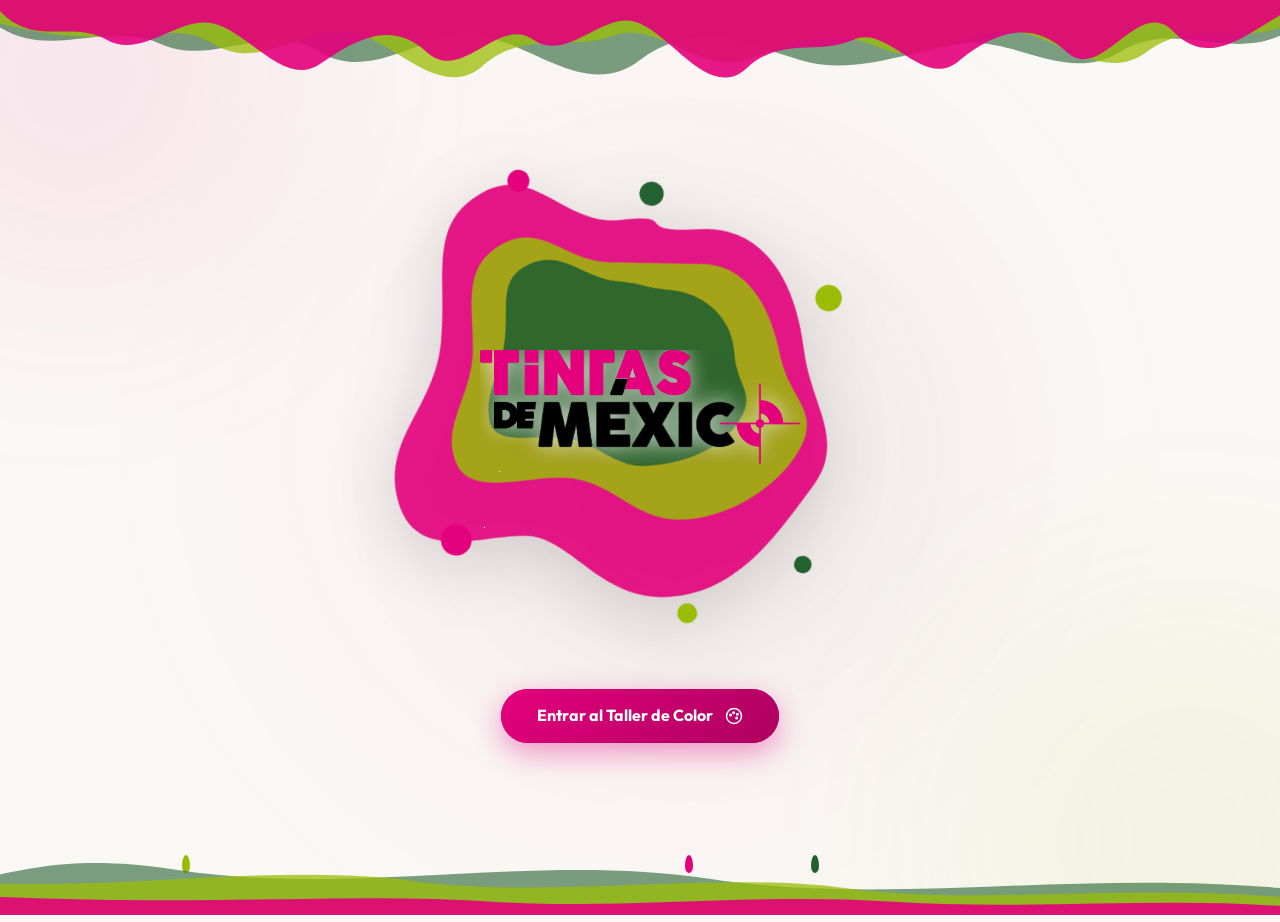
<file: index.html>
<!DOCTYPE html>
<html lang="es">
<head>
  <meta charset="UTF-8">
  <meta name="viewport" content="width=device-width, initial-scale=1.0">
  <title>Tintas de México | Taller Gráfico y Soluciones Visuales</title>
  <link rel="icon" type="image/png" href="img/Ícono.png">
  <link rel="stylesheet" href="css/style.css">
  <style>
    /* Estilos específicos para la animación de inicio */
    body.index-body {
      background-color: #faf8f5; /* Blanco Lienzo Artístico */
      color: #121212;
      overflow: hidden;
      width: 100vw;
      height: 100vh;
      display: flex;
      justify-content: center;
      align-items: center;
      position: relative;
    }

    .canvas-container {
      position: relative;
      width: 100%;
      height: 100%;
      display: flex;
      flex-direction: column;
      justify-content: center;
      align-items: center;
      z-index: 10;
    }

    /* Animación de Gotas Cayendo */
    .drip-container {
      position: absolute;
      top: 0;
      width: 100%;
      height: 100%;
      pointer-events: none;
      z-index: 15;
    }

    .drip {
      position: absolute;
      width: 25px;
      height: 45px;
      border-radius: 50% 50% 50% 50% / 60% 60% 40% 40%;
      top: -100px;
      left: 50%;
      transform: translateX(-50%);
      opacity: 0;
    }

    .drip-1 {
      background-color: #236130;
      animation: fall-drip 1.2s cubic-bezier(0.6, -0.28, 0.735, 0.045) 0.5s forwards;
    }

    .drip-2 {
      background-color: #9ABC05;
      width: 20px;
      height: 38px;
      animation: fall-drip 1s cubic-bezier(0.6, -0.28, 0.735, 0.045) 0.9s forwards;
    }

    .drip-3 {
      background-color: #E4007C;
      width: 18px;
      height: 35px;
      animation: fall-drip 0.8s cubic-bezier(0.6, -0.28, 0.735, 0.045) 1.2s forwards;
    }

    @keyframes fall-drip {
      0% {
        top: -100px;
        opacity: 0;
        transform: translateX(-50%) scaleY(1.3);
      }
      30% {
        opacity: 1;
      }
      90% {
        opacity: 1;
        transform: translateX(-50%) scaleY(1);
      }
      100% {
        top: 50%; /* Llega al centro vertical */
        opacity: 0;
        transform: translateX(-50%) scale(0.1);
      }
    }

    /* Salpicadura Gigante de Pintura */
    .splash-wrapper {
      position: relative;
      width: 500px;
      height: 500px;
      display: flex;
      justify-content: center;
      align-items: center;
      transition: transform 0.3s ease;
    }

    .splash-svg-container {
      position: absolute;
      width: 100%;
      height: 100%;
      display: flex;
      justify-content: center;
      align-items: center;
      transform: scale(0);
      opacity: 0;
      animation: splat-grow 1.4s cubic-bezier(0.175, 0.885, 0.32, 1.275) 1.6s forwards;
    }

    @keyframes splat-grow {
      0% {
        transform: scale(0) rotate(0deg);
        opacity: 0;
      }
      30% {
        opacity: 1;
      }
      100% {
        transform: scale(1.1) rotate(15deg);
        opacity: 1;
      }
    }

    .splash-main-svg {
      width: 100%;
      height: 100%;
      filter: drop-shadow(0 15px 30px rgba(0, 0, 0, 0.15));
    }

    /* Revelación del Logo impreso */
    .logo-print-container {
      position: absolute;
      z-index: 20;
      display: flex;
      justify-content: center;
      align-items: center;
      opacity: 0;
      transform: translateY(-10px);
      cursor: pointer;
      animation: logo-print 1.5s cubic-bezier(0.25, 0.8, 0.25, 1) 2.5s forwards;
    }

    .logo-print-container img {
      max-width: 320px;
      height: auto;
      transition: transform 0.4s ease;
      filter: drop-shadow(0px 10px 25px rgba(0,0,0,0.12)) drop-shadow(0px 0px 10px rgba(255, 255, 255, 0.8));
    }

    .logo-print-container:hover img {
      transform: scale(1.05) rotate(-3deg);
    }

    @keyframes logo-print {
      0% {
        opacity: 0;
        transform: translateY(-20px) scale(0.9);
        filter: blur(5px);
        clip-path: inset(0 0 100% 0); /* Empieza sin imprimirse */
      }
      100% {
        opacity: 1;
        transform: translateY(0) scale(1);
        filter: blur(0);
        clip-path: inset(0 0 0 0); /* Se revela de arriba a abajo como escobilla */
      }
    }

    /* Botón de Entrada */
    .btn-enter-wrapper {
      margin-top: 2rem;
      opacity: 0;
      transform: translateY(20px);
      animation: btn-fade-in 1s cubic-bezier(0.25, 0.8, 0.25, 1) 3.5s forwards;
      z-index: 25;
    }

    @keyframes btn-fade-in {
      0% {
        opacity: 0;
        transform: translateY(20px);
      }
      100% {
        opacity: 1;
        transform: translateY(0);
      }
    }

    /* Efecto de fondo artístico */
    .canvas-background {
      position: absolute;
      top: 0;
      left: 0;
      width: 100%;
      height: 100%;
      background: radial-gradient(circle, rgba(228, 0, 124, 0.04) 0%, rgba(255, 255, 255, 0) 70%);
      pointer-events: none;
      z-index: 1;
    }

    /* Chorreras de pintura al tope */
    .top-paint-drips {
      position: absolute;
      top: -5px;
      left: 0;
      width: 100%;
      height: 130px;
      z-index: 5;
      pointer-events: none;
    }
    .top-paint-drips svg {
      width: 100%;
      height: 100%;
    }

    /* Lienzo interactivo de salpicaduras */
    .splat-canvas {
      position: absolute;
      top: 0;
      left: 0;
      width: 100vw;
      height: 100vh;
      z-index: 2;
      pointer-events: none;
      overflow: hidden;
    }
    .interactive-splat {
      position: absolute;
      transform: translate(-50%, -50%) scale(0);
      transform-origin: center;
      opacity: 0;
      animation: splat-pop 0.6s cubic-bezier(0.175, 0.885, 0.32, 1.275) forwards;
      pointer-events: none;
    }
    @keyframes splat-pop {
      0% {
        transform: translate(-50%, -50%) scale(0) rotate(var(--rot));
        opacity: 0.95;
      }
      50% {
        transform: translate(-50%, -50%) scale(1.15) rotate(var(--rot));
        opacity: 0.9;
      }
      100% {
        transform: translate(-50%, -50%) scale(1) rotate(var(--rot));
        opacity: 0.12; /* Queda de forma tenue en el fondo */
      }
    }

    /* Charco de pintura inferior */
    .bottom-paint-puddle {
      position: absolute;
      bottom: -15px;
      left: 0;
      width: 100%;
      height: 90px;
      z-index: 5;
      pointer-events: none;
      transition: height 0.8s cubic-bezier(0.34, 1.56, 0.64, 1);
    }
    .bottom-paint-puddle svg {
      width: 100%;
      height: 100%;
    }
    @keyframes puddle-rise {
      0% { transform: scaleY(0.95); }
      100% { transform: scaleY(1.05); }
    }
    .bottom-paint-puddle path {
      animation: puddle-rise 3.5s ease-in-out infinite alternate;
      transform-origin: bottom;
    }
    @keyframes drip-wave {
      0% { transform: scaleY(0.97); }
      100% { transform: scaleY(1.03); }
    }
    .top-paint-drips path {
      animation: drip-wave 4s ease-in-out infinite alternate;
      transform-origin: top;
    }

    /* Responsivo para el splash de entrada */
    @media (max-width: 600px) {
      .splash-wrapper {
        width: 320px;
        height: 320px;
      }
      .logo-print-container img {
        max-width: 220px;
      }
    }

    @media (max-width: 400px) {
      .splash-wrapper {
        width: 260px;
        height: 260px;
      }
      .logo-print-container img {
        max-width: 180px;
      }
    }
  </style>
</head>
<body class="index-body">

  <!-- Fondo con blobs de pintura flotando -->
  <div class="ambient-glow-container" style="z-index: 1;">
    <div class="glow-blob glow-blob-pink" style="opacity: 0.08;"></div>
    <div class="glow-blob glow-blob-lime" style="opacity: 0.08;"></div>
    <div class="glow-blob glow-blob-green" style="opacity: 0.08;"></div>
  </div>

  <!-- Chorreras de pintura al tope -->
  <div class="top-paint-drips">
    <svg viewBox="0 0 1440 160" preserveAspectRatio="none" xmlns="http://www.w3.org/2000/svg">
      <path fill="#236130" opacity="0.6" d="M0,0 L1440,0 L1440,50 C1380,80 1320,30 1260,70 C1200,110 1140,50 1080,60 C1020,70 960,100 900,80 C840,60 780,30 720,80 C660,130 600,60 540,50 C480,40 420,110 360,70 C300,30 240,90 180,60 C120,30 60,80 0,40 Z" />
      <path fill="#9ABC05" opacity="0.75" d="M0,0 L1440,0 L1440,40 C1390,60 1340,30 1290,70 C1240,110 1190,50 1140,45 C1090,40 1040,90 990,65 C940,40 890,60 840,80 C790,100 740,30 690,50 C640,70 590,40 540,90 C490,130 440,50 390,45 C340,40 290,95 240,60 C190,25 140,75 0,35 Z" />
      <path fill="#E4007C" opacity="0.9" d="M0,0 L1440,0 L1440,25 C1400,50 1360,90 1320,45 C1280,0 1240,110 1200,70 C1160,30 1120,45 1080,80 C1040,120 1000,35 960,55 C920,75 880,50 840,90 C800,130 760,55 720,35 C680,15 640,85 600,55 C560,25 520,110 480,70 C440,30 400,55 360,85 C320,115 280,45 240,35 C200,25 160,80 120,55 C80,30 40,65 0,20 Z" />
    </svg>
  </div>

  <!-- Lienzo interactivo para las salpicaduras de clics -->
  <div class="splat-canvas" id="splat-canvas"></div>

  <!-- Charco de pintura en la parte inferior -->
  <div class="bottom-paint-puddle">
    <svg viewBox="0 0 1440 100" preserveAspectRatio="none" xmlns="http://www.w3.org/2000/svg">
      <path fill="#236130" opacity="0.6" d="M0,100 L1440,100 L1440,70 C1200,50 1000,90 800,60 C600,30 400,80 200,50 C100,35 50,45 0,55 Z" />
      <path fill="#9ABC05" opacity="0.75" d="M0,100 L1440,100 L1440,80 C1250,65 1100,90 950,70 C800,50 600,85 450,60 C300,45 150,70 0,65 Z" />
      <path fill="#E4007C" opacity="0.9" d="M0,100 L1440,100 L1440,90 C1300,80 1150,95 1000,85 C850,75 700,95 550,85 C400,75 250,90 0,80 Z" />
    </svg>
  </div>

  <div class="canvas-background"></div>

  <!-- Contenedor del Drip (Goteo) -->
  <div class="drip-container">
    <div class="drip drip-1"></div>
    <div class="drip drip-2"></div>
    <div class="drip drip-3"></div>
  </div>

  <!-- Contenedor Principal -->
  <div class="canvas-container">
    
    <!-- Contenedor de la Salpicadura -->
    <div class="splash-wrapper">
      <div class="splash-svg-container">
        <!-- SVG Salpicadura Orgánica Multi-tono -->
        <svg class="splash-main-svg" viewBox="0 0 500 500" xmlns="http://www.w3.org/2000/svg">
          <!-- Salpicadura Rosa Base -->
          <path fill="#E4007C" opacity="0.9" d="M260,80 C320,60 360,110 380,160 C400,210 440,230 420,280 C400,330 380,390 320,410 C260,430 220,380 180,390 C140,400 90,440 60,390 C30,340 70,300 60,240 C50,180 20,140 60,100 C100,60 140,110 190,90 C240,70 200,100 260,80 Z" />
          <!-- Salpicadura Verde Limón superpuesta -->
          <path fill="#9ABC05" opacity="0.85" d="M270,110 C310,100 340,130 360,170 C380,210 410,210 400,250 C390,290 350,330 310,340 C270,350 240,320 200,330 C160,340 120,370 100,340 C80,310 100,280 90,240 C80,200 60,170 90,140 C120,110 150,140 190,130 C230,120 230,120 270,110 Z" />
          <!-- Salpicadura Verde Bosque interior -->
          <path fill="#236130" opacity="0.9" d="M250,140 C280,135 310,150 320,180 C330,210 350,210 340,240 C330,270 300,290 270,300 C240,310 220,290 190,295 C160,300 130,320 120,295 C110,270 120,250 115,220 C110,190 95,170 120,150 C145,130 170,150 200,145 C230,140 220,145 250,140 Z" />
          
          <!-- Pequeñas salpicaduras satélite -->
          <circle cx="90" cy="80" r="10" fill="#E4007C" />
          <circle cx="390" cy="110" r="12" fill="#9ABC05" />
          <circle cx="430" cy="350" r="8" fill="#236130" />
          <circle cx="120" cy="410" r="14" fill="#E4007C" />
          <circle cx="340" cy="420" r="9" fill="#9ABC05" />
          <circle cx="210" cy="60" r="11" fill="#236130" />
        </svg>
      </div>

      <!-- El Logo se "imprime" arriba de la salpicadura -->
      <a href="info.html" class="logo-print-container" title="Entrar al Taller Gráfico">
        <img class="logo-glow-filter" src="img/Logo.png" alt="Logo Tintas de México">
      </a>
    </div>

    <!-- Botón con referencia al taller/pintura -->
    <div class="btn-enter-wrapper">
      <a href="info.html" class="btn-paint btn-paint-accent" style="box-shadow: 0 10px 30px rgba(228, 0, 124, 0.4);">
        <span>Entrar al Taller de Color</span>
        <svg style="width: 18px; height: 18px; stroke: currentColor; fill: none; stroke-width: 2; stroke-linecap: round; stroke-linejoin: round; display: inline-block; vertical-align: middle;" viewBox="0 0 24 24"><path d="M12 22C17.52 22 22 17.52 22 12S17.52 2 12 2 2 6.48 2 12s4.48 10 10 10z"></path><circle cx="7.5" cy="10.5" r="1"></circle><circle cx="11.5" cy="7.5" r="1"></circle><circle cx="16.5" cy="9.5" r="1"></circle><circle cx="15.5" cy="14.5" r="1"></circle></svg>
      </a>
    </div>

  </div>

  <!-- Transición fluida de página -->
  <div class="page-transition-overlay"></div>

  <script src="js/transitions.js"></script>
  
  <!-- Lógica de salpicaduras interactivas de pintura al hacer clic -->
  <script>
    document.addEventListener('DOMContentLoaded', () => {
      const canvas = document.getElementById('splat-canvas');
      const puddle = document.querySelector('.bottom-paint-puddle');
      const colors = ['#E4007C', '#9ABC05', '#236130'];
      let puddleGrowth = 0;

      function growPuddle() {
        puddleGrowth = Math.min(puddleGrowth + 6, 110);
        puddle.style.height = `${90 + puddleGrowth}px`;
      }
      
      // Paths de salpicaduras orgánicas
      const splatPaths = [
        "M50,10 C65,10 75,20 80,35 C85,50 95,55 90,70 C85,85 75,90 60,85 C45,90 35,80 25,75 C15,70 10,55 15,40 C20,25 30,20 40,15 Z",
        "M55,15 C68,8 78,18 85,28 C92,38 98,52 92,65 C86,78 72,88 58,85 C44,82 32,92 22,82 C12,72 18,58 15,45 C12,32 25,22 35,18 Z",
        "M48,12 C62,5 82,15 88,28 C94,41 96,56 88,68 C80,80 65,92 50,88 C35,84 22,95 12,82 C2,69 15,52 14,38 C13,24 25,18 35,16 Z"
      ];

      // Salpicadura al hacer clic
      document.body.addEventListener('click', (e) => {
        // No salpicar si hace clic en elementos interactivos (como el botón o el logo)
        if (e.target.closest('.btn-enter-wrapper') || e.target.closest('.logo-print-container')) {
          return;
        }

        const size = Math.floor(Math.random() * 110) + 120; // 120px a 230px
        const rot = Math.floor(Math.random() * 360);
        const color = colors[Math.floor(Math.random() * colors.length)];
        const path = splatPaths[Math.floor(Math.random() * splatPaths.length)];

        // Crear contenedor de la salpicadura
        const splatDiv = document.createElement('div');
        splatDiv.className = 'interactive-splat';
        splatDiv.style.width = `${size}px`;
        splatDiv.style.height = `${size}px`;
        splatDiv.style.left = `${e.clientX}px`;
        splatDiv.style.top = `${e.clientY}px`;
        splatDiv.style.setProperty('--rot', `${rot}deg`);

        // Generar un par de círculos satélite para simular salpicadura realista
        const numSatellites = Math.floor(Math.random() * 3) + 2;
        let satelliteSVGs = '';
        for (let i = 0; i < numSatellites; i++) {
          const cx = Math.floor(Math.random() * 60) + 20;
          const cy = Math.floor(Math.random() * 60) + 20;
          const r = Math.floor(Math.random() * 5) + 2;
          satelliteSVGs += `<circle cx="${cx}" cy="${cy}" r="${r}" fill="${color}" />`;
        }

        splatDiv.innerHTML = `
          <svg viewBox="0 0 100 100" style="width: 100%; height: 100%;">
            <path d="${path}" fill="${color}" />
            ${satelliteSVGs}
          </svg>
        `;

        canvas.appendChild(splatDiv);

        // Limpiar para que no se sature el DOM tras muchos clics
        if (canvas.childElementCount > 45) {
          canvas.removeChild(canvas.firstChild);
        }
      });

      // --- LOGICA DE GOTEO CONTINUO AUTOMATICO ---
      function spawnAutoDrip() {
        const color = colors[Math.floor(Math.random() * colors.length)];
        const x = Math.random() * 92 + 4; // 4% a 96%
        
        const drop = document.createElement('div');
        drop.className = 'drip-auto';
        drop.style.left = `${x}%`;
        drop.style.backgroundColor = color;
        drop.style.position = 'absolute';
        drop.style.width = '8px';
        drop.style.height = '18px';
        drop.style.borderRadius = '50% 50% 50% 50% / 60% 60% 40% 40%';
        drop.style.top = '100px'; // Justo debajo del goteo superior
        drop.style.zIndex = '4';
        drop.style.opacity = '1';
        drop.style.pointerEvents = 'none';
        drop.style.transform = 'scaleY(1.3)';
        
        const duration = Math.random() * 1.5 + 1.8; // 1.8s a 3.3s
        drop.style.transition = `top ${duration}s cubic-bezier(0.55, 0.055, 0.675, 0.19), transform ${duration}s ease-in, opacity 0.2s ${duration - 0.2}s`;
        
        document.body.appendChild(drop);
        
        // Iniciar caída
        setTimeout(() => {
          drop.style.top = 'calc(100vh - 45px)';
          drop.style.transform = 'scaleY(1)';
        }, 50);
        
        // Al chocar con el charco
        setTimeout(() => {
          createPuddleSplash(x, color);
          growPuddle();
          drop.style.opacity = '0';
          setTimeout(() => {
            drop.remove();
          }, 250);
        }, duration * 1000);
      }

      function createPuddleSplash(xPercent, color) {
        const splash = document.createElement('div');
        splash.className = 'interactive-splat';
        splash.style.width = '50px';
        splash.style.height = '50px';
        splash.style.left = `${xPercent}%`;
        splash.style.top = 'calc(100vh - 40px)';
        splash.style.setProperty('--rot', `${Math.floor(Math.random() * 360)}deg`);
        
        splash.innerHTML = `
          <svg viewBox="0 0 100 100" style="width: 100%; height: 100%;">
            <path d="M50,15 C65,15 72,25 75,35 C78,45 85,50 80,62 C75,72 65,78 50,75 C35,78 25,70 18,65 C10,60 12,50 18,38 C22,25 32,18 40,15 Z" fill="${color}" />
          </svg>
        `;
        canvas.appendChild(splash);
        
        // Limpiar después de la animación de pop
        setTimeout(() => {
          splash.remove();
        }, 800);
      }

      // Iniciar goteo continuo automático
      setInterval(spawnAutoDrip, 1400);
      // Spawnear 2 iniciales
      setTimeout(spawnAutoDrip, 400);
      setTimeout(spawnAutoDrip, 900);
    });
  </script>
</body>
</html>
</file>
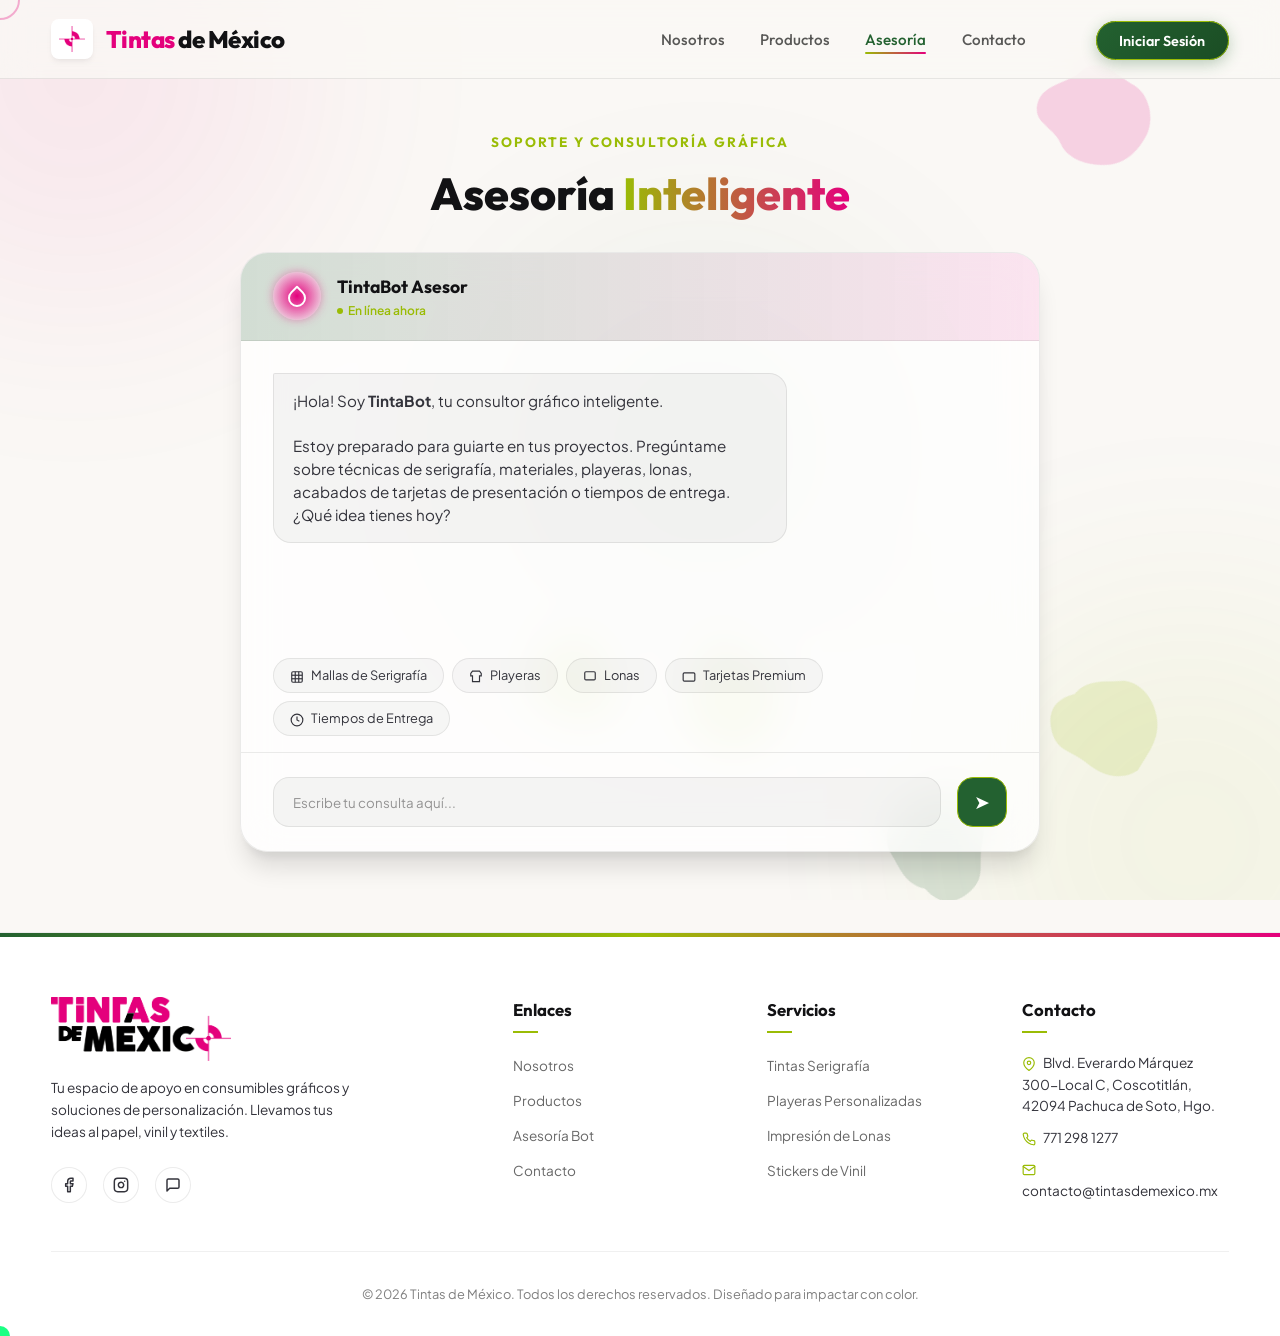
<file: asesoria.html>
<!DOCTYPE html>
<html lang="es">
<head>
  <meta charset="UTF-8">
  <meta name="viewport" content="width=device-width, initial-scale=1.0">
  <title>Asesoría Inteligente | Tintas de México</title>
  <link rel="icon" type="image/png" href="img/Ícono.png">
  <link rel="stylesheet" href="css/style.css">
</head>
<body>

  <!-- HEADER NAVEGACIÓN -->
  <header class="main-header">
    <a href="index.html" class="header-brand">
      <div class="header-brand-logo-wrapper">
        <img src="img/Ícono.png" alt="Icono Tintas de México">
      </div>
      <div class="brand-text"><span class="brand-text-accent">Tintas</span> de <span>México</span></div>
    </a>
    <nav>
      <ul class="nav-menu">
        <li><a href="info.html" class="nav-link">Nosotros</a></li>
        <li><a href="productos.html" class="nav-link">Productos</a></li>
        <li><a href="asesoria.html" class="nav-link">Asesoría</a></li>
        <li><a href="contacto.html" class="nav-link">Contacto</a></li>
        <li id="nav-cart-container"></li>
        <li id="nav-login-container"></li>
      </ul>
    </nav>
  </header>

  <!-- SECCIÓN CHATBOT -->
  <section class="chat-section">
    <div class="section-title-wrapper" style="margin-bottom: 2rem;">
      <span class="section-badge">Soporte y Consultoría Gráfica</span>
      <h1 class="section-title">Asesoría <span>Inteligente</span></h1>
    </div>

    <!-- Contenedor del Chat -->
    <div class="chatbot-container">
      <!-- Encabezado del Chat -->
      <div class="chat-header">
        <div class="chat-bot-avatar">
          <svg viewBox="0 0 24 24"><path d="M12 2.69l5.66 5.66a8 8 0 1 1-11.31 0z"></path></svg>
        </div>
        <div class="chat-bot-info">
          <h3>TintaBot Asesor</h3>
          <span>En línea ahora</span>
        </div>
      </div>

      <!-- Zona de Mensajes -->
      <div class="chat-messages" id="chat-messages-box">
        <!-- Mensaje Inicial -->
        <div class="chat-bubble bot">
          ¡Hola! Soy <strong>TintaBot</strong>, tu consultor gráfico inteligente.<br><br>
          Estoy preparado para guiarte en tus proyectos. Pregúntame sobre técnicas de serigrafía, materiales, playeras, lonas, acabados de tarjetas de presentación o tiempos de entrega. ¿Qué idea tienes hoy?
        </div>
        
        <!-- Indicador de Escribiendo (Oculto por defecto) -->
        <div class="chat-typing-indicator" id="typing-indicator">
          <span></span>
          <span></span>
          <span></span>
        </div>
      </div>

      <!-- Chips de Sugerencia -->
      <div class="chat-suggestions">
        <div class="chat-suggestion-chip" onclick="sendSuggested('¿Cómo elijo una malla de serigrafía?')">
          <svg style="width: 14px; height: 14px; stroke: currentColor; fill: none; stroke-width: 2; display: inline-block; vertical-align: middle; margin-right: 5px;" viewBox="0 0 24 24"><rect x="3" y="3" width="18" height="18" rx="2"></rect><line x1="9" y1="3" x2="9" y2="21"></line><line x1="15" y1="3" x2="15" y2="21"></line><line x1="3" y1="9" x2="21" y2="9"></line><line x1="3" y1="15" x2="21" y2="15"></line></svg> Mallas de Serigrafía
        </div>
        <div class="chat-suggestion-chip" onclick="sendSuggested('¿Qué playera recomiendan?')">
          <svg style="width: 14px; height: 14px; stroke: currentColor; fill: none; stroke-width: 2; display: inline-block; vertical-align: middle; margin-right: 5px;" viewBox="0 0 24 24"><path d="M6 2L3 6v4h3v10h12V10h3V6l-3-4H6z"></path></svg> Playeras
        </div>
        <div class="chat-suggestion-chip" onclick="sendSuggested('¿Qué resolución requiere una lona?')">
          <svg style="width: 14px; height: 14px; stroke: currentColor; fill: none; stroke-width: 2; display: inline-block; vertical-align: middle; margin-right: 5px;" viewBox="0 0 24 24"><rect x="3" y="3" width="18" height="14" rx="2"></rect></svg> Lonas
        </div>
        <div class="chat-suggestion-chip" onclick="sendSuggested('¿Qué acabados hay para tarjetas?')">
          <svg style="width: 14px; height: 14px; stroke: currentColor; fill: none; stroke-width: 2; display: inline-block; vertical-align: middle; margin-right: 5px;" viewBox="0 0 24 24"><rect x="2" y="5" width="20" height="14" rx="2"></rect></svg> Tarjetas Premium
        </div>
        <div class="chat-suggestion-chip" onclick="sendSuggested('¿Cuáles son los tiempos de entrega?')">
          <svg style="width: 14px; height: 14px; stroke: currentColor; fill: none; stroke-width: 2; display: inline-block; vertical-align: middle; margin-right: 5px;" viewBox="0 0 24 24"><circle cx="12" cy="12" r="10"></circle><polyline points="12 6 12 12 16 14"></polyline></svg> Tiempos de Entrega
        </div>
      </div>

      <!-- Formulario de Entrada -->
      <form class="chat-input-area" id="chat-input-form">
        <input type="text" class="chat-input" id="chat-input-field" placeholder="Escribe tu consulta aquí..." autocomplete="off">
        <button type="submit" class="chat-send-btn" title="Enviar mensaje">➤</button>
      </form>
    </div>
  </section>

  <!-- FOOTER COMPARTIDO -->
  <footer class="main-footer">
    <div class="footer-grid">
      <div class="footer-brand-column">
        <img src="img/Logo.png" alt="Tintas de México" style="max-width: 180px; height: auto; margin-bottom: 1rem; display: block;">
        <p>Tu espacio de apoyo en consumibles gráficos y soluciones de personalización. Llevamos tus ideas al papel, vinil y textiles.</p>
        <div class="footer-social-links">
          <a href="#" class="footer-social-btn" title="Facebook"><svg viewBox="0 0 24 24" style="width: 16px; height: 16px; stroke: currentColor; fill: none; stroke-width: 2.2; stroke-linecap: round; stroke-linejoin: round;"><path d="M18 2h-3a5 5 0 0 0-5 5v3H7v4h3v8h4v-8h3l1-4h-4V7a1 1 0 0 1 1-1h3z"></path></svg></a>
          <a href="#" class="footer-social-btn" title="Instagram"><svg viewBox="0 0 24 24" style="width: 16px; height: 16px; stroke: currentColor; fill: none; stroke-width: 2.2; stroke-linecap: round; stroke-linejoin: round;"><rect x="2" y="2" width="20" height="20" rx="5" ry="5"></rect><path d="M16 11.37A4 4 0 1 1 12.63 8 4 4 0 0 1 16 11.37z"></path><line x1="17.5" y1="6.5" x2="17.5" y2="6.5"></line></svg></a>
          <a href="https://wa.me/527712981277" target="_blank" class="footer-social-btn" title="WhatsApp"><svg viewBox="0 0 24 24" style="width: 16px; height: 16px; stroke: currentColor; fill: none; stroke-width: 2.2; stroke-linecap: round; stroke-linejoin: round;"><path d="M21 15a2 2 0 0 1-2 2H7l-4 4V5a2 2 0 0 1 2-2h14a2 2 0 0 1 2 2z"></path></svg></a>
        </div>
      </div>
      <div class="footer-column">
        <h4>Enlaces</h4>
        <ul class="footer-links">
          <li><a href="info.html">Nosotros</a></li>
          <li><a href="productos.html">Productos</a></li>
          <li><a href="asesoria.html">Asesoría Bot</a></li>
          <li><a href="contacto.html">Contacto</a></li>
        </ul>
      </div>
      <div class="footer-column">
        <h4>Servicios</h4>
        <ul class="footer-links">
          <li><a href="productos.html?category=tintas">Tintas Serigrafía</a></li>
          <li><a href="productos.html?category=playeras">Playeras Personalizadas</a></li>
          <li><a href="productos.html?category=lonas">Impresión de Lonas</a></li>
          <li><a href="productos.html?category=stickers">Stickers de Vinil</a></li>
        </ul>
      </div>
      <div class="footer-column">
        <h4>Contacto</h4>
        <ul class="footer-links" style="color: rgba(0, 0, 0, 0.6); font-size: 0.85rem;">
          <li><svg style="width: 14px; height: 14px; stroke: var(--secondary); fill: none; stroke-width: 2; stroke-linecap: round; stroke-linejoin: round; display: inline-block; vertical-align: middle; margin-right: 5px;" viewBox="0 0 24 24"><path d="M21 10c0 7-9 13-9 13s-9-6-9-13a9 9 0 0 1 18 0z"></path><circle cx="12" cy="10" r="3"></circle></svg> Blvd. Everardo Márquez 300-Local C, Coscotitlán, 42094 Pachuca de Soto, Hgo.</li>
          <li><svg style="width: 14px; height: 14px; stroke: var(--secondary); fill: none; stroke-width: 2; stroke-linecap: round; stroke-linejoin: round; display: inline-block; vertical-align: middle; margin-right: 5px;" viewBox="0 0 24 24"><path d="M22 16.92v3a2 2 0 0 1-2.18 2 19.79 19.79 0 0 1-8.63-3.07 19.5 19.5 0 0 1-6-6 19.79 19.79 0 0 1-3.07-8.67A2 2 0 0 1 4.11 2h3a2 2 0 0 1 2 1.72 12.84 12.84 0 0 0 .7 2.81 2 2 0 0 1-.45 2.11L8.09 9.91a16 16 0 0 0 6 6l1.27-1.27a2 2 0 0 1 2.11-.45 12.84 12.84 0 0 0 2.81.7A2 2 0 0 1 22 16.92z"></path></svg> 771 298 1277</li>
          <li><svg style="width: 14px; height: 14px; stroke: var(--secondary); fill: none; stroke-width: 2; stroke-linecap: round; stroke-linejoin: round; display: inline-block; vertical-align: middle; margin-right: 5px;" viewBox="0 0 24 24"><path d="M4 4h16c1.1 0 2 .9 2 2v12c0 1.1-.9 2-2 2H4c-1.1 0-2-.9-2-2V6c0-1.1.9-2 2-2z"></path><polyline points="22,6 12,13 2,6"></polyline></svg> contacto@tintasdemexico.mx</li>
        </ul>
      </div>
    </div>
    <div class="footer-bottom">
      &copy; 2026 Tintas de México. Todos los derechos reservados. Diseñado para impactar con color.
    </div>
  </footer>

  <!-- Elementos de interacción global -->
  <div class="page-transition-overlay"></div>

  <script src="js/main.js"></script>
  <script src="js/cursor.js"></script>
  <script src="js/transitions.js"></script>

  <script>
    const chatForm = document.getElementById('chat-input-form');
    const inputField = document.getElementById('chat-input-field');
    const messagesBox = document.getElementById('chat-messages-box');
    const typingIndicator = document.getElementById('typing-indicator');

    // Máquina de Estados de Conversación
    let chatState = {
      status: 'IDLE', // IDLE, GATHERING_QTY, DESIGN_CHECK
      category: null,
      qty: 0,
      hasDesign: null
    };

    // Precios base por categoría para estimaciones rápidas
    const PRICE_ESTIMATES = {
      tintas: 180, // Tinta Plastisol c/u
      playeras: 250, // Playera algodón c/u
      lonas: 120, // Lona m2 c/u
      tarjetas: 1.5, // Tarjeta c/u
      volantes: 0.49, // Volante c/u
      stickers: 3.8 // Sticker c/u
    };

    chatForm.addEventListener('submit', (e) => {
      e.preventDefault();
      const message = inputField.value.trim();
      if (!message) return;

      appendUserMessage(message);
      inputField.value = '';
      
      showTypingIndicator();
      
      setTimeout(() => {
        const botResponse = processMessage(message);
        appendBotMessage(botResponse);
      }, 1000);
    });

    function sendSuggested(text) {
      appendUserMessage(text);
      showTypingIndicator();
      
      setTimeout(() => {
        const botResponse = processMessage(text);
        appendBotMessage(botResponse);
      }, 800);
    }

    function appendUserMessage(text) {
      const bubble = document.createElement('div');
      bubble.classList.add('chat-bubble', 'user');
      bubble.textContent = text;
      messagesBox.insertBefore(bubble, typingIndicator);
      scrollChatToBottom();
    }

    function appendBotMessage(text) {
      hideTypingIndicator();
      const bubble = document.createElement('div');
      bubble.classList.add('chat-bubble', 'bot');
      bubble.innerHTML = text;
      messagesBox.insertBefore(bubble, typingIndicator);
      scrollChatToBottom();
    }

    function showTypingIndicator() {
      typingIndicator.style.display = 'flex';
      scrollChatToBottom();
    }

    function hideTypingIndicator() {
      typingIndicator.style.display = 'none';
    }

    function scrollChatToBottom() {
      messagesBox.scrollTop = messagesBox.scrollHeight;
    }

    // PROCESAMIENTO DE CONVERSACIÓN STATEFUL
    function processMessage(msg) {
      const text = msg.toLowerCase();
      const user = getCurrentUser();
      const userName = user ? user.name : 'creativo';

      // 1. Manejo del estado: GATHERING_QTY
      if (chatState.status === 'GATHERING_QTY') {
        const numMatch = text.match(/\d+/);
        if (numMatch) {
          chatState.qty = parseInt(numMatch[0]);
          chatState.status = 'DESIGN_CHECK';
          return `Excelente ${userName}, he registrado <strong>${chatState.qty} piezas/unidades</strong>.
                  <br><br>
                  Siguiente pregunta para afinar la cotización: ¿Ya cuentas con tu archivo de diseño listo en formato digital (PDF, Illustrator, Corel) o necesitas apoyo de nuestro equipo de diseño gráfico?`;
        } else {
          return `Para poder darte un aproximado, por favor indícame la cantidad estimada en números (por ejemplo: "50" o "100 piezas").`;
        }
      }

      // 2. Manejo del estado: DESIGN_CHECK
      if (chatState.status === 'DESIGN_CHECK') {
        let designResponse = "";
        if (text.includes('si') || text.includes('sí') || text.includes('tengo') || text.includes('listo')) {
          chatState.hasDesign = true;
          designResponse = `¡Estupendo! Un diseño vectorial en formato adecuado asegura una nitidez absoluta en los bordes de impresión.`;
        } else {
          chatState.hasDesign = false;
          designResponse = `No te preocupes. Contamos con diseñadores expertos listos para ayudarte a optimizar tus ideas en soportes físicos.`;
        }

        // Calcular cotización final del estado
        const priceEach = PRICE_ESTIMATES[chatState.category] || 100;
        const total = priceEach * chatState.qty;
        
        let redirectBtn = `<a href="productos.html?category=${chatState.category}" class="nav-btn-login" style="display:inline-flex; align-items:center; gap:0.5rem; margin-top:1rem; text-decoration:none;">
          <span>Explorar ${chatState.category.toUpperCase()} en Catálogo</span>
          <svg style="width:14px; height:14px; stroke:currentColor; fill:none; stroke-width:2;" viewBox="0 0 24 24"><line x1="5" y1="12" x2="19" y2="12"></line><polyline points="12 5 19 12 12 19"></polyline></svg>
        </a>`;

        const finalMsg = `${designResponse}
                          <br><br>
                          📋 <strong>Estimación Rápida de Proyecto:</strong>
                          <ul>
                            <li><strong>Producto base:</strong> ${chatState.category.toUpperCase()}</li>
                            <li><strong>Cantidad:</strong> ${chatState.qty} unidades</li>
                            <li><strong>Costo Unitario Promedio:</strong> $${priceEach.toFixed(2)} MXN</li>
                            <li><strong>Total Estimado:</strong> $${total.toFixed(2)} MXN</li>
                          </ul>
                          <em>(Esta es una estimación. Una vez iniciada sesión en el catálogo, puedes agregar el producto exacto al carrito y enviar tu nota formal a WhatsApp).</em>
                          <br>
                          ${redirectBtn}`;

        // Resetear estado
        chatState.status = 'IDLE';
        chatState.category = null;
        chatState.qty = 0;
        chatState.hasDesign = null;

        return finalMsg;
      }

      // 3. Manejo del estado: IDLE (Búsqueda inicial de intenciones)
      
      // Saludo
      if (text.includes('hola') || text.includes('buenos dias') || text.includes('buenas tardes')) {
        return `¡Hola ${userName}! Un gusto saludarte. Soy TintaBot. ¿De qué material o servicio te gustaría que platiquemos hoy para cotizar o resolver tus dudas?`;
      }

      // Categoría: Tintas / Serigrafía
      if (text.includes('malla') || text.includes('hilo') || text.includes('serigrafía') || text.includes('serigrafia') || text.includes('tinta')) {
        chatState.status = 'GATHERING_QTY';
        chatState.category = 'tintas';
        return `Perfecto, hablemos de <strong>Insumos de Serigrafía</strong> (mallas y tintas Caltex o Plastisol).
                <br><br>
                ¿Cuántas piezas, botes de tinta o metros de malla necesitas aproximadamente para tu taller?`;
      }

      // Categoría: Playeras
      if (text.includes('playera') || text.includes('camiseta') || text.includes('algodón') || text.includes('poliéster') || text.includes('hoodie') || text.includes('sudadera')) {
        chatState.status = 'GATHERING_QTY';
        chatState.category = 'playeras';
        return `Excelente elección. En Tintas de México producimos <strong>playeras personalizadas</strong> en algodón (serigrafía) y poliéster (sublimación tacto cero).
                <br><br>
                ¿Cuántas prendas estimas mandar a estampar en esta producción?`;
      }

      // Categoría: Lonas
      if (text.includes('lona') || text.includes('banner') || text.includes('microperforada') || text.includes('mesh')) {
        chatState.status = 'GATHERING_QTY';
        chatState.category = 'lonas';
        return `Entendido. Imprimimos <strong>lonas de gran formato</strong> en alta definición (Front y Mesh microperforada).
                <br><br>
                ¿Cuántos metros cuadrados de lona requieres aproximadamente para tu anuncio?`;
      }

      // Categoría: Tarjetas
      if (text.includes('tarjeta') || text.includes('presentación') || text.includes('barniz') || text.includes('soft touch')) {
        chatState.status = 'GATHERING_QTY';
        chatState.category = 'tarjetas';
        return `¡Las <strong>tarjetas de presentación</strong> son nuestra especialidad en acabados premium (Mate, UV barniz localizado o textura Soft Touch)!
                <br><br>
                ¿Cuántos cientos de tarjetas requieres producir? (ej: "100" para 1 paquete, "500", etc.)`;
      }

      // Categoría: Volantes
      if (text.includes('volante') || text.includes('flyer') || text.includes('tríptico') || text.includes('folleto')) {
        chatState.status = 'GATHERING_QTY';
        chatState.category = 'volantes';
        return `Excelente. Producimos <strong>volantes promocionales</strong> (¼ carta en couché) y <strong>folletos trípticos</strong> plegados.
                <br><br>
                ¿Cuántos millares o cientos de volantes tienes contemplado imprimir?`;
      }

      // Categoría: Stickers
      if (text.includes('sticker') || text.includes('calca') || text.includes('planilla') || text.includes('holográfico')) {
        chatState.status = 'GATHERING_QTY';
        chatState.category = 'stickers';
        return `Perfecto. Hacemos <strong>stickers de vinil troquelados</strong> impermeables y calcas holográficas premium.
                <br><br>
                ¿Cuántas plantillas o piezas individuales de stickers tienes contempladas?`;
      }

      // Tiempos de entrega
      if (text.includes('tiempo') || text.includes('tarda') || text.includes('entrega') || text.includes('plazo')) {
        return `Nuestros plazos de producción estimados son muy ágiles:
                <ul>
                  <li>Insumos (Tintas y Mallas): Mismo día en Pachuca o envío express.</li>
                  <li>Lonas y playeras: 2 a 4 días hábiles.</li>
                  <li>Tarjetas y Stickers premium: 3 a 5 días hábiles.</li>
                </ul>
                ¿Tienes alguna fecha de entrega límite que necesites cumplir?`;
      }

      // Precios generales
      if (text.includes('precio') || text.includes('costo') || text.includes('comprar')) {
        return `Puedes consultar todos los precios base directamente en el <a href="productos.html" style="color:var(--secondary); font-weight:700; text-decoration:underline;">Catálogo de Productos</a>. 
                Ahí mismo, tras iniciar sesión con las cuentas demo, podrás configurar la cantidad exacta de tu pedido e ir al carrito.`;
      }

      // Fallback
      return `Hola. Soy TintaBot. Veo que me preguntas sobre <em>"${msg}"</em>.
              <br><br>
              Para poder guiarte mejor con cotizaciones estimadas paso a paso, dime sobre qué tipo de producto gráfico deseas asesoría: <strong>mallas de serigrafía, playeras, lonas, stickers o tarjetas de presentación</strong>.`;
    }
  </script>
</body>
</html>
</file>
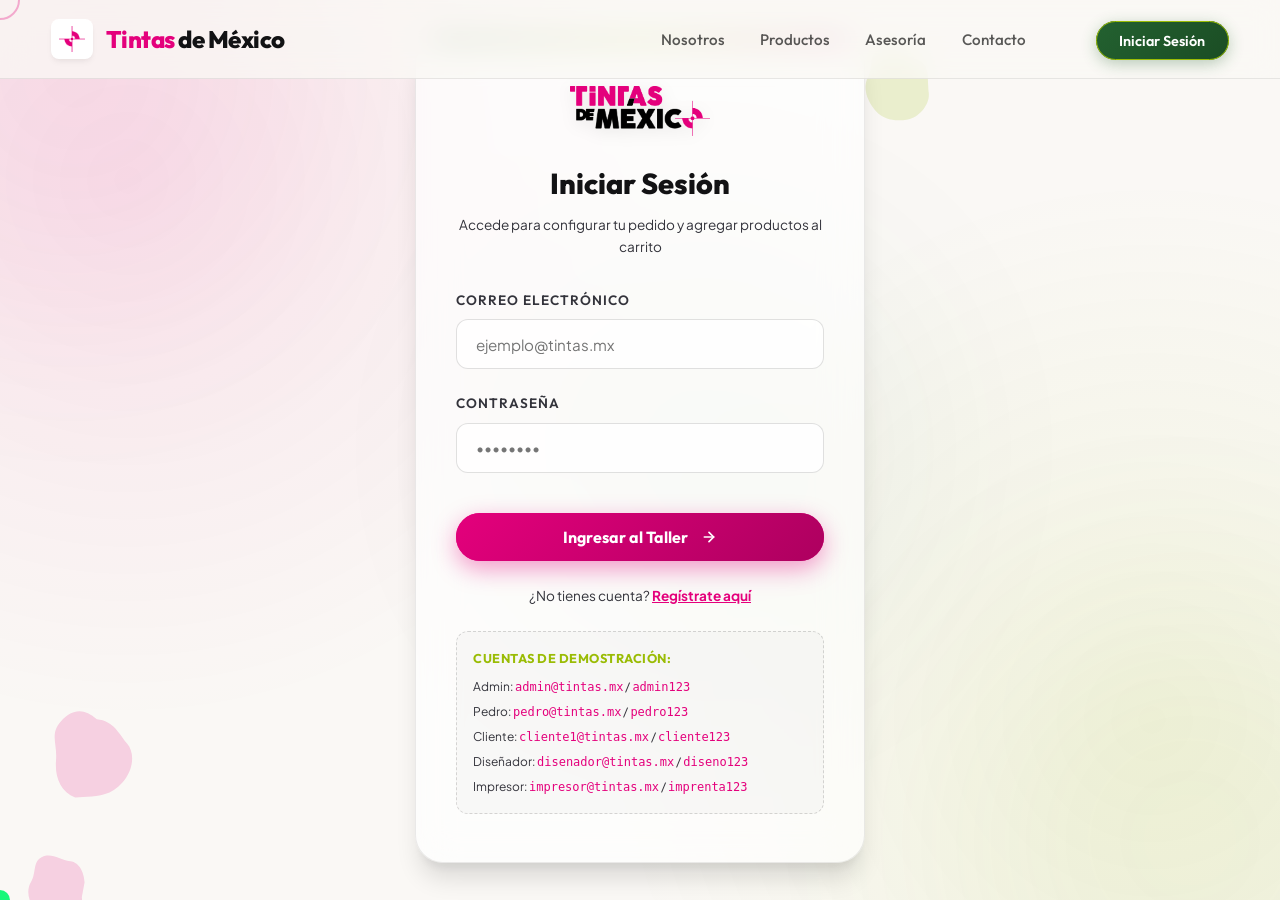
<file: carrito.html>
<!DOCTYPE html>
<html lang="es">
<head>
  <meta charset="UTF-8">
  <meta name="viewport" content="width=device-width, initial-scale=1.0">
  <title>Mi Carrito | Tintas de México</title>
  <link rel="icon" type="image/png" href="img/Ícono.png">
  <link rel="stylesheet" href="css/style.css">
</head>
<body>

  <!-- HEADER NAVEGACIÓN -->
  <header class="main-header">
    <a href="index.html" class="header-brand">
      <div class="header-brand-logo-wrapper">
        <img src="img/Ícono.png" alt="Icono Tintas de México">
      </div>
      <div class="brand-text"><span class="brand-text-accent">Tintas</span> de <span>México</span></div>
    </a>
    <nav>
      <ul class="nav-menu">
        <li><a href="info.html" class="nav-link">Nosotros</a></li>
        <li><a href="productos.html" class="nav-link">Productos</a></li>
        <li><a href="asesoria.html" class="nav-link">Asesoría</a></li>
        <li><a href="contacto.html" class="nav-link">Contacto</a></li>
        <li id="nav-cart-container"></li>
        <li id="nav-login-container"></li>
      </ul>
    </nav>
  </header>

  <!-- CONTENEDOR CARRITO -->
  <section class="cart-section">
    <div class="section-title-wrapper">
      <span class="section-badge">Revisa tu Selección</span>
      <h1 class="section-title">Tu <span>Pedido</span></h1>
    </div>

    <!-- Banner de advertencia para protocolo file:// -->
    <div id="file-protocol-warning" class="info-banner" style="display: none;">
      <svg style="width: 20px; height: 20px; stroke: var(--primary); fill: none; stroke-width: 2; stroke-linecap: round; stroke-linejoin: round; flex-shrink: 0;" viewBox="0 0 24 24">
        <circle cx="12" cy="12" r="10"></circle>
        <line x1="12" y1="16" x2="12" y2="12"></line>
        <line x1="12" y1="8" x2="12.01" y2="8"></line>
      </svg>
      <div>
        <strong>Nota de compatibilidad:</strong> Estás ejecutando el sitio desde archivos locales (<code>file://</code>).
        Para una transferencia automática óptima de tus diseños, te recomendamos usar un servidor local (como Live Server de VS Code).
        Si alguna imagen falla al transferirse, no te preocupes: podrás enviarla manualmente en el chat de WhatsApp.
      </div>
    </div>

    <!-- Layout del Carrito -->
    <div class="cart-layout" id="cart-main-layout" style="display: none;">
      <!-- Panel Izquierdo: Items -->
      <div class="cart-items-panel" id="cart-items-container">
        <!-- Generado dinámicamente -->
      </div>

      <!-- Panel Derecho: Resumen -->
      <div class="cart-summary-panel">
        <h3 class="summary-title">Resumen del Pedido</h3>
        <div class="summary-row">
          <span>Subtotal</span>
          <span id="summary-subtotal">$0.00</span>
        </div>
        <div class="summary-row">
          <span>Acompañamiento Técnico</span>
          <span style="color: var(--secondary); font-weight:700;">GRATIS</span>
        </div>
        <div class="summary-row">
          <span>Envío</span>
          <span style="color: var(--secondary); font-weight:700;">Por cotizar</span>
        </div>
        
        <div class="summary-row total">
          <span>Total</span>
          <span id="summary-total">$0.00</span>
        </div>

        <button class="btn-paint btn-paint-accent" id="btn-submit-order" style="width: 100%; margin-top: 1.5rem;">
          <span>Hacer Pedido por WhatsApp</span>
          <svg style="width: 16px; height: 16px; stroke: currentColor; fill: none; stroke-width: 2.2; stroke-linecap: round; stroke-linejoin: round; display: inline-block; vertical-align: middle; margin-left: 5px;" viewBox="0 0 24 24"><path d="M21 15a2 2 0 0 1-2 2H7l-4 4V5a2 2 0 0 1 2-2h14a2 2 0 0 1 2 2z"></path></svg>
        </button>
        <p style="font-size: 0.75rem; color: rgba(255,255,255,0.4); text-align: center; margin-top: 1rem;">
          Se generará una nota con el detalle de tus productos para ser atendido por un experto.
        </p>
      </div>
    </div>

    <!-- Panel de Carrito Vacío -->
    <div class="cart-empty" id="cart-empty-panel" style="display: none;">
      <svg style="width: 60px; height: 60px; stroke: rgba(0, 0, 0, 0.25); fill: none; stroke-width: 1.5; stroke-linecap: round; stroke-linejoin: round; margin-bottom: 1.5rem; display: inline-block;" viewBox="0 0 24 24"><circle cx="12" cy="12" r="10"></circle><path d="M8 14s1.5 2 4 2 4-2 4-2M9 9h.01M15 9h.01"></path></svg>
      <h2 style="font-family: var(--font-title); font-weight: 800; color: var(--text-dark); margin-bottom: 0.5rem;">Tu taller está vacío</h2>
      <p style="color: var(--light-gray); font-size: 0.95rem; margin-bottom: 2rem;">Parece que no has seleccionado ningún insumo gráfico aún.</p>
      <a href="productos.html" class="btn-paint btn-paint-secondary">
        <span>Explorar Productos</span>
      </a>
    </div>
  </section>

  <!-- FOOTER COMPARTIDO -->
  <footer class="main-footer">
    <div class="footer-grid">
      <div class="footer-brand-column">
        <img src="img/Logo.png" alt="Tintas de México" style="max-width: 180px; height: auto; margin-bottom: 1rem; display: block;">
        <p>Tu espacio de apoyo en consumibles gráficos y soluciones de personalización. Llevamos tus ideas al papel, vinil y textiles.</p>
        <div class="footer-social-links">
          <a href="#" class="footer-social-btn" title="Facebook"><svg viewBox="0 0 24 24" style="width: 16px; height: 16px; stroke: currentColor; fill: none; stroke-width: 2.2; stroke-linecap: round; stroke-linejoin: round;"><path d="M18 2h-3a5 5 0 0 0-5 5v3H7v4h3v8h4v-8h3l1-4h-4V7a1 1 0 0 1 1-1h3z"></path></svg></a>
          <a href="#" class="footer-social-btn" title="Instagram"><svg viewBox="0 0 24 24" style="width: 16px; height: 16px; stroke: currentColor; fill: none; stroke-width: 2.2; stroke-linecap: round; stroke-linejoin: round;"><rect x="2" y="2" width="20" height="20" rx="5" ry="5"></rect><path d="M16 11.37A4 4 0 1 1 12.63 8 4 4 0 0 1 16 11.37z"></path><line x1="17.5" y1="6.5" x2="17.5" y2="6.5"></line></svg></a>
          <a href="https://wa.me/527712981277" target="_blank" class="footer-social-btn" title="WhatsApp"><svg viewBox="0 0 24 24" style="width: 16px; height: 16px; stroke: currentColor; fill: none; stroke-width: 2.2; stroke-linecap: round; stroke-linejoin: round;"><path d="M21 15a2 2 0 0 1-2 2H7l-4 4V5a2 2 0 0 1 2-2h14a2 2 0 0 1 2 2z"></path></svg></a>
        </div>
      </div>
      <div class="footer-column">
        <h4>Enlaces</h4>
        <ul class="footer-links">
          <li><a href="info.html">Nosotros</a></li>
          <li><a href="productos.html">Productos</a></li>
          <li><a href="asesoria.html">Asesoría Bot</a></li>
          <li><a href="contacto.html">Contacto</a></li>
        </ul>
      </div>
      <div class="footer-column">
        <h4>Servicios</h4>
        <ul class="footer-links">
          <li><a href="productos.html?category=tintas">Tintas Serigrafía</a></li>
          <li><a href="productos.html?category=playeras">Playeras Personalizadas</a></li>
          <li><a href="productos.html?category=lonas">Impresión de Lonas</a></li>
          <li><a href="productos.html?category=stickers">Stickers de Vinil</a></li>
        </ul>
      </div>
      <div class="footer-column">
        <h4>Contacto</h4>
        <ul class="footer-links" style="color: rgba(255,255,255,0.5); font-size: 0.85rem;">
          <li>Blvd. Everardo Márquez 300-Local C, Coscotitlán, 42094 Pachuca de Soto, Hgo.</li>
          <li>771 298 1277</li>
          <li>contacto@tintasdemexico.mx</li>
        </ul>
      </div>
    </div>
    <div class="footer-bottom">
      &copy; 2026 Tintas de México. Todos los derechos reservados. Diseñado para impactar con color.
    </div>
  </footer>

  <!-- OVERLAY DE CARGA PARA TRANSFERENCIA DE ARCHIVOS -->
  <div class="upload-spinner-overlay" id="upload-overlay">
    <div class="upload-ring-spinner"></div>
    <div class="upload-loading-text" id="upload-status-text">Subiendo archivos de diseño...</div>
    <div class="upload-sub-text" id="upload-sub-status">Por favor, no cierres esta página.</div>
  </div>

  <!-- Elementos de interacción global -->
  <div class="page-transition-overlay"></div>

  <script src="js/main.js"></script>
  <script src="js/cursor.js"></script>
  <script src="js/transitions.js"></script>

  <script>
    document.addEventListener('DOMContentLoaded', () => {
      // Bloquear página si no hay sesión iniciada
      if (!getCurrentUser()) {
        window.location.href = 'login.html';
        return;
      }

      renderCart();

      // Configurar acción de envío de pedido
      document.getElementById('btn-submit-order').addEventListener('click', () => {
        submitOrder();
      });
    });

    function renderCart() {
      const cart = getCart();
      const layout = document.getElementById('cart-main-layout');
      const emptyPanel = document.getElementById('cart-empty-panel');
      const itemsContainer = document.getElementById('cart-items-container');

      if (cart.length === 0) {
        layout.style.display = 'none';
        emptyPanel.style.display = 'block';
        const warningBanner = document.getElementById('file-protocol-warning');
        if (warningBanner) warningBanner.style.display = 'none';
        return;
      }

      layout.style.display = 'grid';
      emptyPanel.style.display = 'none';
      itemsContainer.innerHTML = '';

      // Mostrar advertencia de protocolo file:// si hay archivos adjuntos en el carrito
      const hasAttachedFiles = cart.some(item => item.files && item.files.length > 0);
      const warningBanner = document.getElementById('file-protocol-warning');
      if (warningBanner) {
        if (window.location.protocol === 'file:' && hasAttachedFiles) {
          warningBanner.style.display = 'flex';
        } else {
          warningBanner.style.display = 'none';
        }
      }

      cart.forEach(item => {
        const itemCard = document.createElement('div');
        itemCard.classList.add('cart-item-card');

        // Construir listado de archivos cargados si existen
        let filesHtml = '';
        if (item.files && item.files.length > 0) {
          filesHtml += `<div class="cart-item-files-list">`;
          item.files.forEach(file => {
            const sizeKB = (file.size / 1024).toFixed(1);
            filesHtml += `
              <span class="cart-item-file-name">
                <svg viewBox="0 0 24 24"><path d="M14 2H6a2 2 0 0 0-2 2v16a2 2 0 0 0 2 2h12a2 2 0 0 0 2-2V8z"></path><polyline points="14 2 14 8 20 8"></polyline></svg>
                ${file.name} (${sizeKB} KB)
              </span>
            `;
          });
          filesHtml += `</div>`;
        }

        itemCard.innerHTML = `
          <div class="cart-item-info">
            <div class="cart-item-visual" style="--theme-color: ${item.themeColor}">
              <span style="filter: drop-shadow(0 2px 5px rgba(0,0,0,0.5));">${item.icon}</span>
            </div>
            <div>
              <h3 class="cart-item-title">${item.name}</h3>
              <span class="cart-item-category">${item.category.toUpperCase()}</span>
              ${filesHtml}
            </div>
          </div>
          <div class="cart-item-pricing">
            <span class="cart-item-qty">x${item.qty}</span>
            <span class="cart-item-total">$${(item.price * item.qty).toFixed(2)}</span>
            <button class="cart-item-remove" onclick="handleRemoveItem('${item.id}', '${item.cartItemId}')" title="Eliminar del carrito">
              <svg style="width: 14px; height: 14px; stroke: currentColor; fill: none; stroke-width: 2; stroke-linecap: round; stroke-linejoin: round;" viewBox="0 0 24 24"><polyline points="3 6 5 6 21 6"></polyline><path d="M19 6v14a2 2 0 0 1-2 2H7a2 2 0 0 1-2-2V6m3 0V4a2 2 0 0 1 2-2h4a2 2 0 0 1 2 2v2"></path><line x1="10" y1="11" x2="10" y2="17"></line><line x1="14" y1="11" x2="14" y2="17"></line></svg>
            </button>
          </div>
        `;
        itemsContainer.appendChild(itemCard);
      });

      // Actualizar montos en el resumen
      const total = getCartTotal();
      document.getElementById('summary-subtotal').textContent = `$${total.toFixed(2)} MXN`;
      document.getElementById('summary-total').textContent = `$${total.toFixed(2)} MXN`;
    }

    function handleRemoveItem(productId, cartItemId) {
      removeFromCart(productId, cartItemId);
      renderCart();
    }

    async function submitOrder() {
      const user = getCurrentUser();
      const cart = getCart();
      if (!user || cart.length === 0) return;

      const overlay = document.getElementById('upload-overlay');
      const statusText = document.getElementById('upload-status-text');
      const subStatusText = document.getElementById('upload-sub-status');

      // 1. Mostrar pantalla de carga
      overlay.classList.add('active');
      statusText.textContent = "Preparando diseños...";
      subStatusText.textContent = "Obteniendo archivos del almacenamiento local...";

      const fileUrlsMap = {}; // cartItemId -> array de links
      let hasUploadErrors = false;

      try {
        for (let i = 0; i < cart.length; i++) {
          const item = cart[i];
          if (item.files && item.files.length > 0) {
            statusText.textContent = `Subiendo diseños de:\n${item.name}...`;
            
            // Obtener los archivos binarios de IndexedDB
            const filesList = await getItemFiles(item.cartItemId);
            fileUrlsMap[item.cartItemId] = [];

            for (let j = 0; j < filesList.length; j++) {
              const file = filesList[j];
              subStatusText.textContent = `Transfiriendo temporalmente: ${file.name} (${(file.size/1024).toFixed(1)} KB)...`;

              const formData = new FormData();
              formData.append('file', file, file.name);

              try {
                const response = await fetch('https://tmpfiles.org/api/v1/upload', {
                  method: 'POST',
                  body: formData
                });
                
                if (!response.ok) throw new Error(`HTTP ${response.status}`);
                
                const resData = await response.json();
                if (resData.status === 'success' && resData.data && resData.data.url) {
                  // Convertir a enlace de descarga directa
                  const directUrl = resData.data.url.replace('https://tmpfiles.org/', 'https://tmpfiles.org/dl/');
                  fileUrlsMap[item.cartItemId].push({
                    name: file.name,
                    url: directUrl
                  });
                } else {
                  throw new Error(resData.message || "Fallo en la respuesta de tmpfiles.org");
                }
              } catch (uploadError) {
                console.error(`Error subiendo archivo ${file.name}:`, uploadError);
                hasUploadErrors = true;
                fileUrlsMap[item.cartItemId].push({
                  name: file.name,
                  url: "(Por favor adjuntar archivo por este chat)"
                });
              }
            }
          }
        }
      } catch (err) {
        console.error("Fallo general en la subida:", err);
      } finally {
        // Ocultar pantalla de carga
        overlay.classList.remove('active');
      }

      // Si hubo errores en la carga, advertir antes de WhatsApp
      if (hasUploadErrors) {
        alert("Aviso importante:\n\nAlgunos archivos de diseño no pudieron subirse automáticamente. No te preocupes, tu pedido se generará de todas formas. Podrás adjuntar y enviar tus archivos directamente en el chat de WhatsApp que se abrirá a continuación.");
      }

      // 2. Crear mensaje estructurado para WhatsApp (usando caracteres seguros sin emojis complejos)
      let message = `*¡Hola Tintas de México!*\n\n`;
      message += `Me gustaría realizar el siguiente pedido a nombre de:\n`;
      message += `*Cliente:* ${user.name} (${user.email})\n\n`;
      message += `*Detalle del Pedido:*\n`;
      message += `-------------------------------------------\n`;
 
      cart.forEach((item, index) => {
        const subtotal = item.price * item.qty;
        message += `${index + 1}. *${item.name}*\n`;
        message += `   Categoría: _${item.category.toUpperCase()}_\n`;
        message += `   Cantidad: ${item.qty} u. | P. Unitario: $${item.price.toFixed(2)} MXN\n`;
         
        // Agregar los links temporales de descarga si existen
        if (fileUrlsMap[item.cartItemId] && fileUrlsMap[item.cartItemId].length > 0) {
          message += `   *Enlaces de diseño:*\n`;
          fileUrlsMap[item.cartItemId].forEach(f => {
            message += `     - _${f.name}_: ${f.url}\n`;
          });
        }
         
        message += `   Subtotal: *$${subtotal.toFixed(2)} MXN*\n\n`;
      });
 
      message += `-------------------------------------------\n`;
      message += `*TOTAL A PAGAR:* *$${getCartTotal().toFixed(2)} MXN*\n\n`;
      message += `Quedo atento a sus comentarios para coordinar el pago, el diseño y la entrega. ¡Gracias!`;

      // Codificar URL de WhatsApp
      const encodedMsg = encodeURIComponent(message);
      const whatsappUrl = `https://wa.me/527712981277?text=${encodedMsg}`;

      // Vaciar carrito local
      clearCart();

      // Abrir WhatsApp en pestaña nueva
      window.open(whatsappUrl, '_blank');
      
      // Redirigir de vuelta al catálogo
      window.location.href = 'productos.html';
    }
  </script>
</body>
</html>
</file>
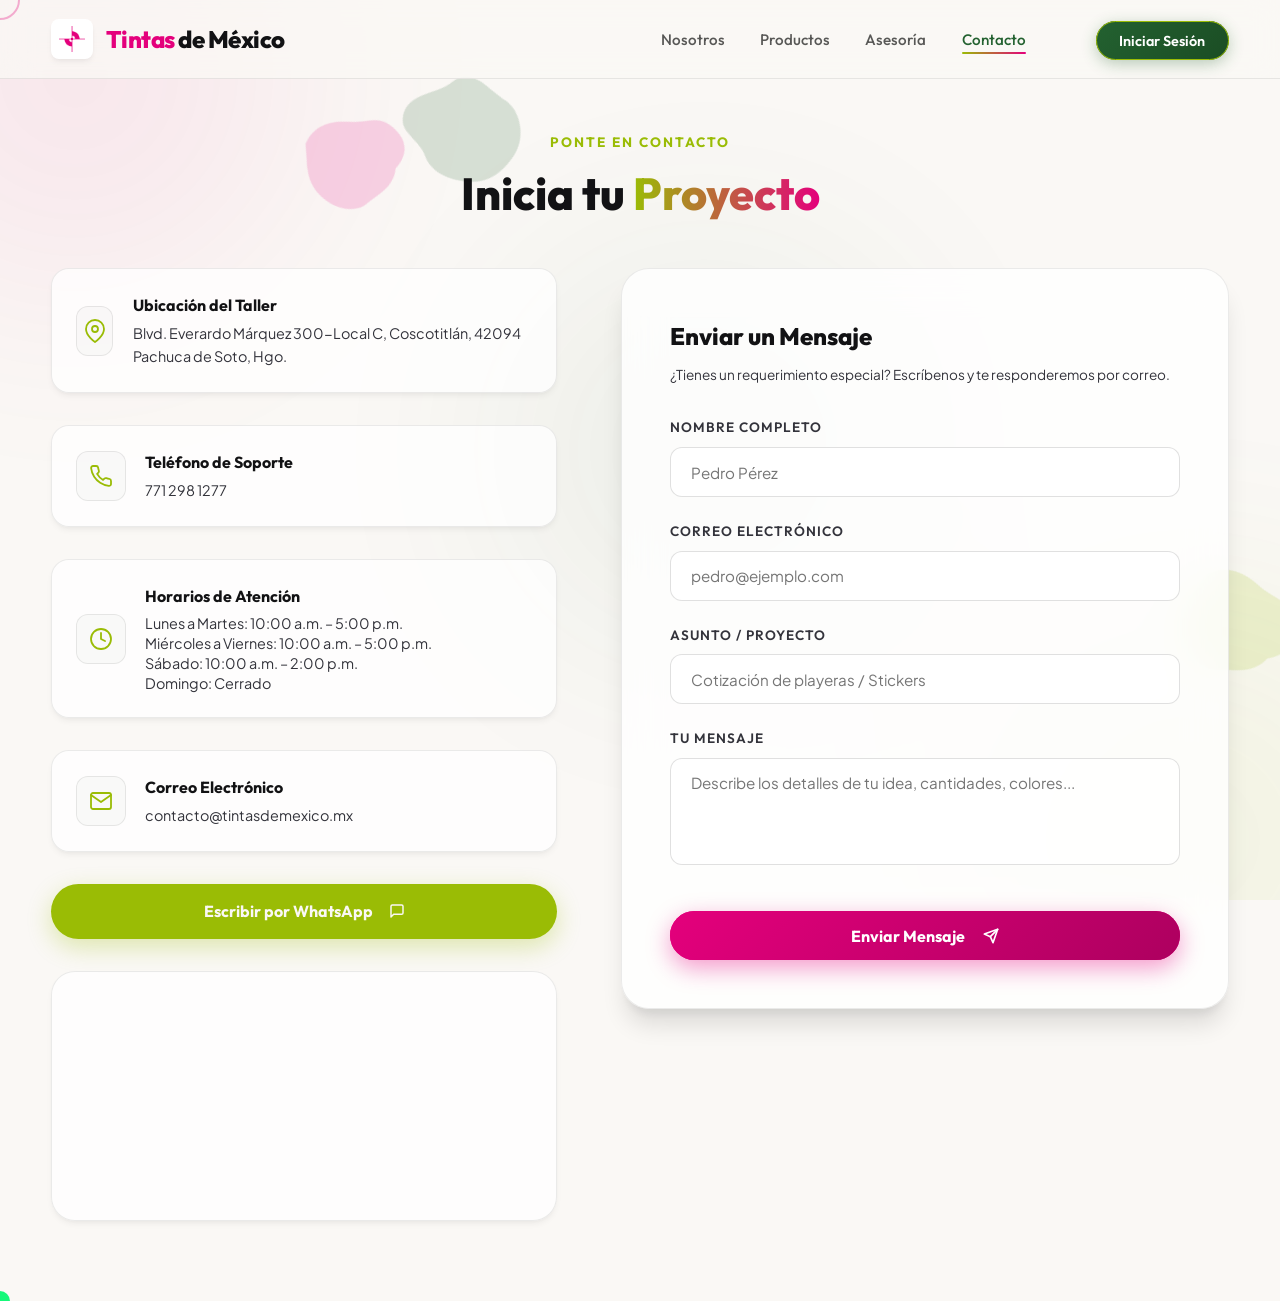
<file: contacto.html>
<!DOCTYPE html>
<html lang="es">
<head>
  <meta charset="UTF-8">
  <meta name="viewport" content="width=device-width, initial-scale=1.0">
  <title>Contacto | Tintas de México</title>
  <link rel="icon" type="image/png" href="img/Ícono.png">
  <link rel="stylesheet" href="css/style.css">
</head>
<body>

  <!-- HEADER NAVEGACIÓN -->
  <header class="main-header">
    <a href="index.html" class="header-brand">
      <div class="header-brand-logo-wrapper">
        <img src="img/Ícono.png" alt="Icono Tintas de México">
      </div>
      <div class="brand-text"><span class="brand-text-accent">Tintas</span> de <span>México</span></div>
    </a>
    <nav>
      <ul class="nav-menu">
        <li><a href="info.html" class="nav-link">Nosotros</a></li>
        <li><a href="productos.html" class="nav-link">Productos</a></li>
        <li><a href="asesoria.html" class="nav-link">Asesoría</a></li>
        <li><a href="contacto.html" class="nav-link">Contacto</a></li>
        <li id="nav-cart-container"></li>
        <li id="nav-login-container"></li>
      </ul>
    </nav>
  </header>

  <!-- CONTENIDO DE CONTACTO -->
  <section class="contact-section">
    <div class="section-title-wrapper" style="margin-bottom: 3rem;">
      <span class="section-badge">Ponte en contacto</span>
      <h1 class="section-title">Inicia tu <span>Proyecto</span></h1>
    </div>

    <div class="contact-layout">
      <!-- Panel Izquierdo: Información y Mapa -->
      <div class="contact-info-panel">
        <div class="contact-detail-card">
          <div class="contact-icon-wrapper">
            <svg viewBox="0 0 24 24"><path d="M21 10c0 7-9 13-9 13s-9-6-9-13a9 9 0 0 1 18 0z"></path><circle cx="12" cy="10" r="3"></circle></svg>
          </div>
          <div class="contact-detail-content">
            <h4>Ubicación del Taller</h4>
            <p>Blvd. Everardo Márquez 300-Local C, Coscotitlán, 42094 Pachuca de Soto, Hgo.</p>
          </div>
        </div>

        <div class="contact-detail-card">
          <div class="contact-icon-wrapper">
            <svg viewBox="0 0 24 24"><path d="M22 16.92v3a2 2 0 0 1-2.18 2 19.79 19.79 0 0 1-8.63-3.07 19.5 19.5 0 0 1-6-6 19.79 19.79 0 0 1-3.07-8.67A2 2 0 0 1 4.11 2h3a2 2 0 0 1 2 1.72 12.84 12.84 0 0 0 .7 2.81 2 2 0 0 1-.45 2.11L8.09 9.91a16 16 0 0 0 6 6l1.27-1.27a2 2 0 0 1 2.11-.45 12.84 12.84 0 0 0 2.81.7A2 2 0 0 1 22 16.92z"></path></svg>
          </div>
          <div class="contact-detail-content">
            <h4>Teléfono de Soporte</h4>
            <p>771 298 1277</p>
          </div>
        </div>

        <div class="contact-detail-card">
          <div class="contact-icon-wrapper">
            <svg viewBox="0 0 24 24"><circle cx="12" cy="12" r="10"></circle><polyline points="12 6 12 12 16 14"></polyline></svg>
          </div>
          <div class="contact-detail-content">
            <h4>Horarios de Atención</h4>
            <p style="line-height: 1.4;">
              Lunes a Martes: 10:00 a.m. – 5:00 p.m.<br>
              Miércoles a Viernes: 10:00 a.m. – 5:00 p.m.<br>
              Sábado: 10:00 a.m. – 2:00 p.m.<br>
              Domingo: Cerrado
            </p>
          </div>
        </div>

        <div class="contact-detail-card">
          <div class="contact-icon-wrapper">
            <svg viewBox="0 0 24 24"><path d="M4 4h16c1.1 0 2 .9 2 2v12c0 1.1-.9 2-2 2H4c-1.1 0-2-.9-2-2V6c0-1.1.9-2 2-2z"></path><polyline points="22,6 12,13 2,6"></polyline></svg>
          </div>
          <div class="contact-detail-content">
            <h4>Correo Electrónico</h4>
            <p>contacto@tintasdemexico.mx</p>
          </div>
        </div>

        <a href="https://wa.me/527712981277" target="_blank" class="btn-paint btn-paint-secondary" style="justify-content: center; gap:1rem; box-shadow: 0 8px 25px rgba(154,188,5,0.3);">
          <span>Escribir por WhatsApp</span>
          <svg style="width: 16px; height: 16px; stroke: currentColor; fill: none; stroke-width: 2.2; stroke-linecap: round; stroke-linejoin: round; display: inline-block; vertical-align: middle;" viewBox="0 0 24 24"><path d="M21 15a2 2 0 0 1-2 2H7l-4 4V5a2 2 0 0 1 2-2h14a2 2 0 0 1 2 2z"></path></svg>
        </a>

        <div class="contact-map-card">
          <iframe src="https://www.google.com/maps?q=Blvd.+Everardo+M%C3%A1rquez+300-Local+C,+Coscotitl%C3%A1n,+42094+Pachuca+de+Soto,+Hgo.&output=embed" width="100%" height="100%" style="border:0;" loading="lazy" allowfullscreen referrerpolicy="no-referrer-when-downgrade" title="Ubicación Tintas de México"></iframe>
        </div>
      </div>

      <!-- Panel Derecho: Formulario -->
      <div class="contact-form-panel">
        <h3 style="font-family: var(--font-title); font-weight: 800; font-size: 1.5rem; margin-bottom: 0.5rem; color: var(--text-dark);">Enviar un <span>Mensaje</span></h3>
        <p style="font-size: 0.85rem; color: var(--light-gray); margin-bottom: 2rem;">¿Tienes un requerimiento especial? Escríbenos y te responderemos por correo.</p>
        
        <div class="login-error-msg" id="contact-success" style="color: var(--secondary); background: rgba(154,188,5,0.1); border: 1px solid var(--secondary); padding: 1rem; border-radius: 12px; margin-bottom: 1.5rem; text-shadow:none;">
          ✓ ¡Mensaje enviado con éxito! Nos comunicaremos contigo en breve.
        </div>

        <form id="contact-form">
          <div class="form-group">
            <label class="form-label" for="contact-name">Nombre Completo</label>
            <input type="text" class="form-input" id="contact-name" placeholder="Pedro Pérez" required>
          </div>
          <div class="form-group">
            <label class="form-label" for="contact-email">Correo Electrónico</label>
            <input type="email" class="form-input" id="contact-email" placeholder="pedro@ejemplo.com" required>
          </div>
          <div class="form-group">
            <label class="form-label" for="contact-subject">Asunto / Proyecto</label>
            <input type="text" class="form-input" id="contact-subject" placeholder="Cotización de playeras / Stickers" required>
          </div>
          <div class="form-group">
            <label class="form-label" for="contact-message">Tu Mensaje</label>
            <textarea class="form-input" id="contact-message" rows="4" placeholder="Describe los detalles de tu idea, cantidades, colores..." style="resize: none;" required></textarea>
          </div>

          <button type="submit" class="btn-paint btn-paint-accent" style="width: 100%; margin-top: 1rem;">
            <span>Enviar Mensaje</span>
            <svg style="width: 16px; height: 16px; stroke: currentColor; fill: none; stroke-width: 2.5; stroke-linecap: round; stroke-linejoin: round; display: inline-block; vertical-align: middle; margin-left: 5px;" viewBox="0 0 24 24"><line x1="22" y1="2" x2="11" y2="13"></line><polygon points="22 2 15 22 11 13 2 9 22 2"></polygon></svg>
          </button>
        </form>
      </div>
    </div>
  </section>

  <!-- Elementos de interacción global -->
  <div class="page-transition-overlay"></div>

  <script src="js/main.js"></script>
  <script src="js/cursor.js"></script>
  <script src="js/transitions.js"></script>

  <script>
    document.addEventListener('DOMContentLoaded', () => {
      const form = document.getElementById('contact-form');
      const successAlert = document.getElementById('contact-success');

      // Ocultar alerta de éxito al iniciar
      successAlert.style.display = 'none';

      form.addEventListener('submit', (e) => {
        e.preventDefault();
        
        // Simular éxito del envío
        successAlert.style.display = 'block';
        form.reset();

        // Desvanecer la alerta después de 5 segundos
        setTimeout(() => {
          successAlert.style.display = 'none';
        }, 5000);
      });
    });
  </script>
</body>
</html>
</file>
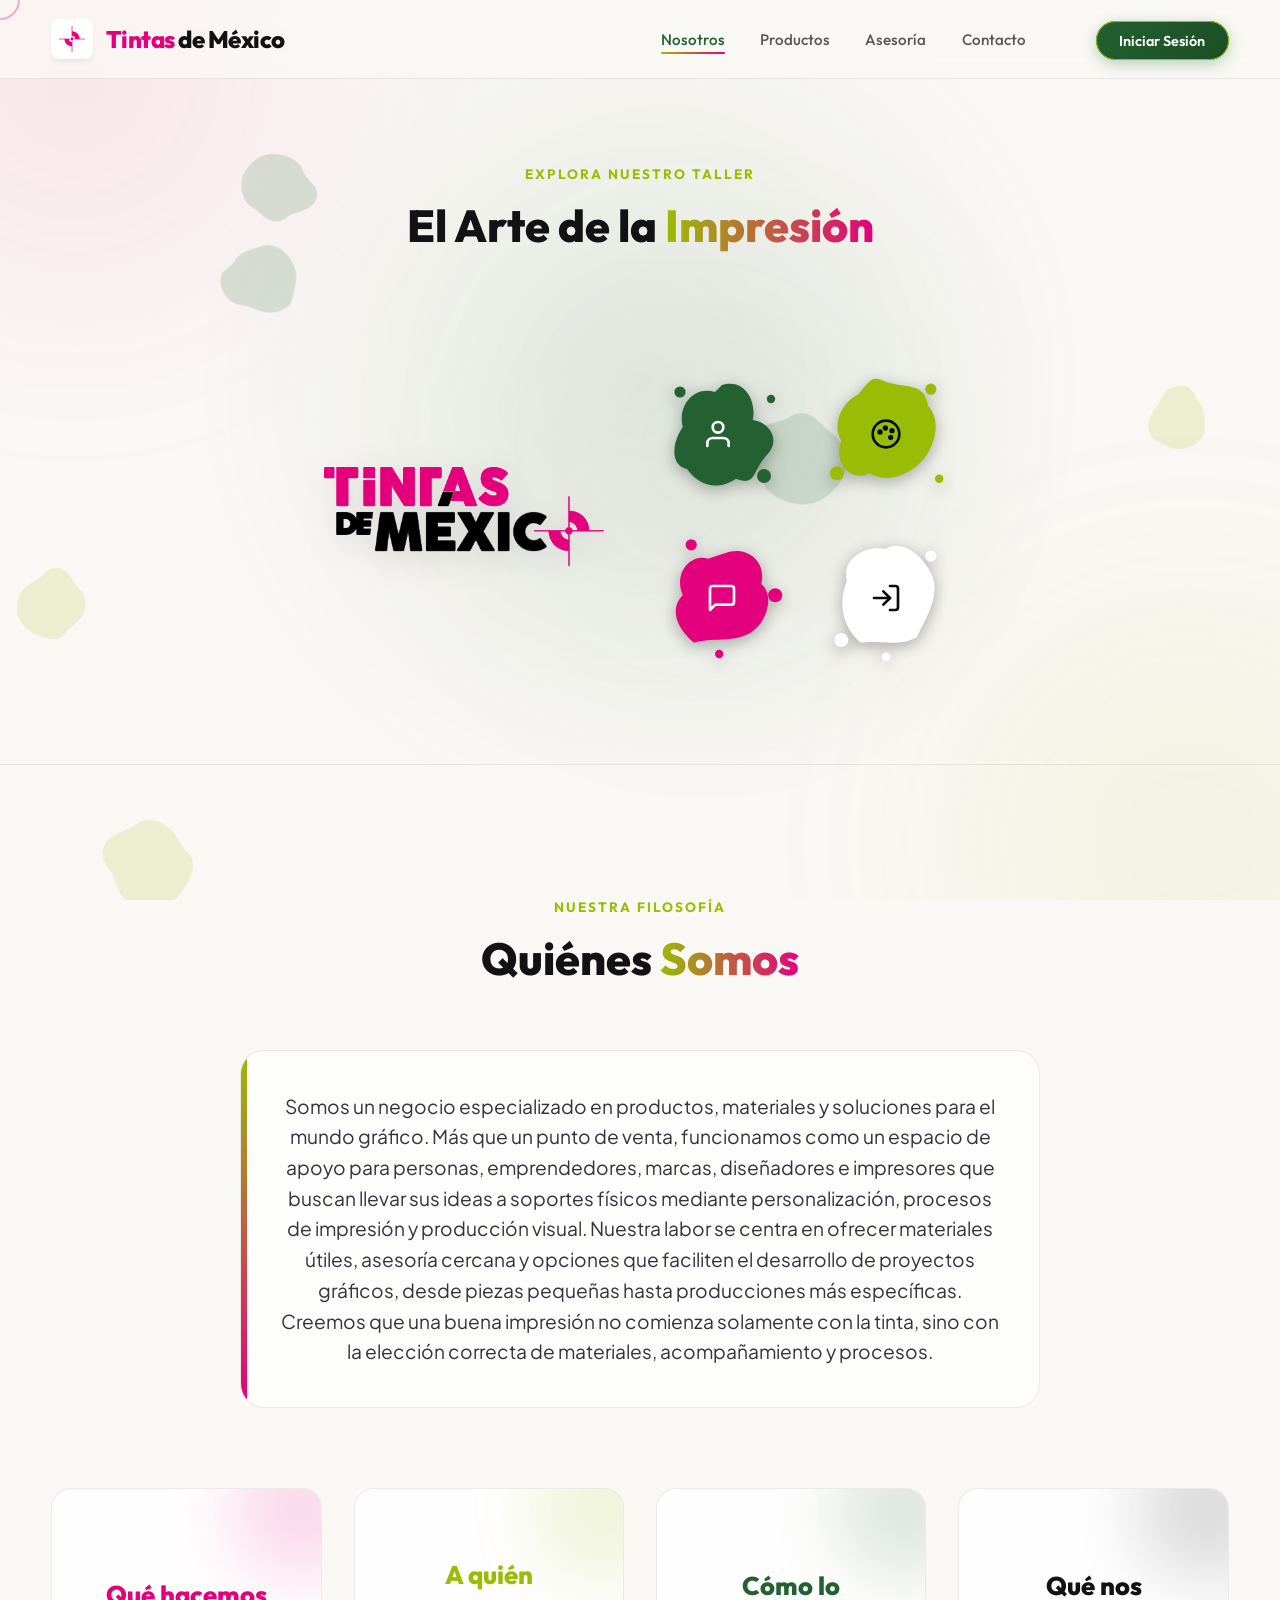
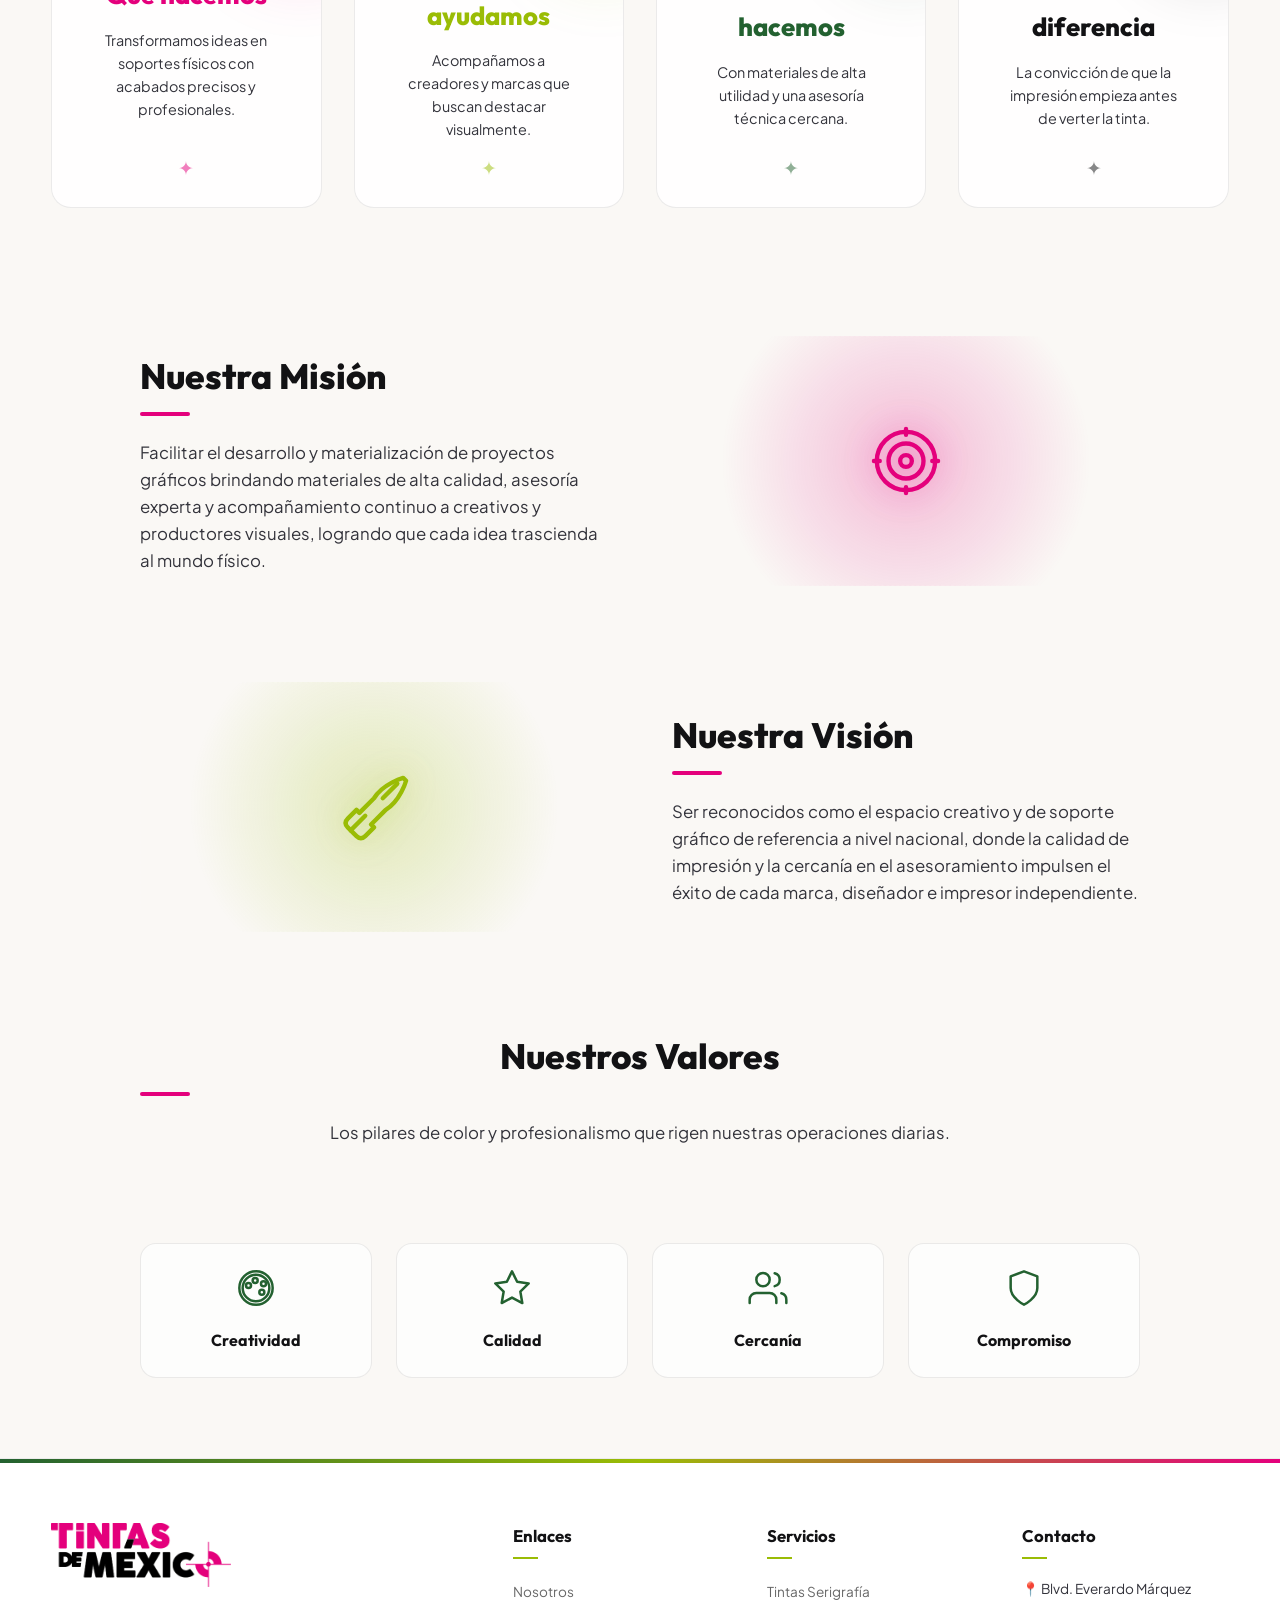
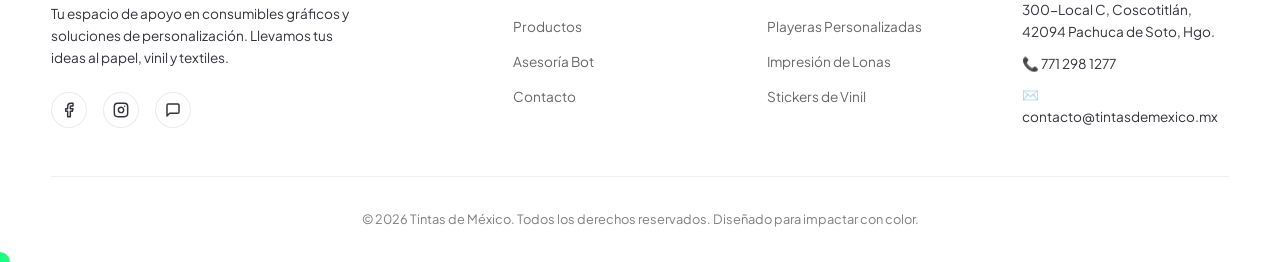
<file: info.html>
<!DOCTYPE html>
<html lang="es">
<head>
  <meta charset="UTF-8">
  <meta name="viewport" content="width=device-width, initial-scale=1.0">
  <title>Nosotros | Tintas de México</title>
  <link rel="icon" type="image/png" href="img/Ícono.png">
  <link rel="stylesheet" href="css/style.css">
</head>
<body>

  <!-- HEADER NAVEGACIÓN -->
  <header class="main-header">
    <a href="index.html" class="header-brand">
      <div class="header-brand-logo-wrapper">
        <img src="img/Ícono.png" alt="Icono Tintas de México">
      </div>
      <div class="brand-text"><span class="brand-text-accent">Tintas</span> de <span>México</span></div>
    </a>
    <nav>
      <ul class="nav-menu">
        <li><a href="info.html" class="nav-link">Nosotros</a></li>
        <li><a href="productos.html" class="nav-link">Productos</a></li>
        <li><a href="asesoria.html" class="nav-link">Asesoría</a></li>
        <li><a href="contacto.html" class="nav-link">Contacto</a></li>
        <!-- Contenedor del Carrito (Solo si está logueado) -->
        <li id="nav-cart-container"></li>
        <!-- Contenedor de Login / Logout -->
        <li id="nav-login-container"></li>
      </ul>
    </nav>
  </header>

  <!-- HERO INFO: LOGO Y SALPICADURAS -->
  <section class="info-hero">
    <div class="section-title-wrapper">
      <span class="section-badge">Explora nuestro taller</span>
      <h1 class="section-title">El Arte de la <span>Impresión</span></h1>
    </div>

    <div class="interactive-splat-container">
      <!-- Logo Central -->
      <img class="splat-brand-logo logo-glow-filter" src="img/Logo.png" alt="Logo Central Tintas de México">

      <!-- Grupo de 4 Salpicaduras -->
      <div class="splatters-group">
        <!-- Verde Bosque: Quiénes Somos -->
        <div class="splatter-item" onclick="document.getElementById('nosotros-section').scrollIntoView({behavior: 'smooth'})" style="--color: #236130;">
          <svg class="splatter-svg" viewBox="0 0 100 100">
            <path d="M50,15 C65,10 75,25 72,40 C85,42 92,55 82,65 C72,75 75,88 60,82 C45,92 32,85 25,75 C12,72 15,55 22,45 C18,30 30,15 45,20 Z" />
            <circle cx="20" cy="20" r="4" />
            <circle cx="85" cy="25" r="3" />
            <circle cx="80" cy="80" r="5" />
          </svg>
          <svg class="splatter-icon" viewBox="0 0 24 24" style="--icon-color: #ffffff;"><path d="M17 21v-2a4 4 0 0 0-4-4H5a4 4 0 0 0-4 4v2"></path><circle cx="9" cy="7" r="4"></circle></svg>
          <div class="splatter-text" style="color: #ffffff;">Quiénes Somos</div>
        </div>

        <!-- Verde Limón: Productos -->
        <a href="productos.html" class="splatter-item" style="--color: #9ABC05; text-decoration: none;">
          <svg class="splatter-svg" viewBox="0 0 100 100">
            <path d="M48,12 C62,18 78,12 80,30 C90,40 85,60 75,70 C65,80 50,85 38,78 C25,85 12,70 18,55 C10,40 22,25 30,22 C38,12 40,8 48,12 Z" />
            <circle cx="15" cy="78" r="5" />
            <circle cx="88" cy="82" r="3" />
            <circle cx="82" cy="18" r="4" />
          </svg>
          <svg class="splatter-icon" viewBox="0 0 24 24" style="--icon-color: #0a0a0c;"><path d="M12 22C17.52 22 22 17.52 22 12S17.52 2 12 2 2 6.48 2 12s4.48 10 10 10z"></path><circle cx="7.5" cy="10.5" r="1"></circle><circle cx="11.5" cy="7.5" r="1"></circle><circle cx="16.5" cy="9.5" r="1"></circle><circle cx="15.5" cy="14.5" r="1"></circle></svg>
          <div class="splatter-text" style="color: #0a0a0c;">Productos</div>
        </a>

        <!-- Rosa Vibrante: Asesoría -->
        <a href="asesoria.html" class="splatter-item" style="--color: #E4007C; text-decoration: none;">
          <svg class="splatter-svg" viewBox="0 0 100 100">
            <path d="M52,18 C68,12 82,24 78,40 C88,48 82,68 70,75 C58,82 42,78 30,82 C18,72 12,58 22,48 C15,32 28,18 40,22 Z" />
            <circle cx="28" cy="12" r="4" />
            <circle cx="88" cy="48" r="5" />
            <circle cx="48" cy="90" r="3" />
          </svg>
          <svg class="splatter-icon" viewBox="0 0 24 24" style="--icon-color: #ffffff;"><path d="M21 15a2 2 0 0 1-2 2H7l-4 4V5a2 2 0 0 1 2-2h14a2 2 0 0 1 2 2z"></path></svg>
          <div class="splatter-text" style="color: #ffffff;">Asesoría</div>
        </a>

        <!-- Blanco/Negro: Iniciar Sesión -->
        <a href="login.html" class="splatter-item" style="--color: #ffffff; text-decoration: none;">
          <svg class="splatter-svg" viewBox="0 0 100 100">
            <path d="M50,15 C60,8 75,18 82,32 C90,48 78,65 72,78 C60,85 45,80 32,82 C20,72 15,55 22,38 C18,22 35,12 50,15 Z" />
            <circle cx="82" cy="20" r="4" />
            <circle cx="18" cy="80" r="5" />
            <circle cx="50" cy="92" r="3" />
          </svg>
          <svg class="splatter-icon" viewBox="0 0 24 24" style="--icon-color: #0a0a0c;"><path d="M15 3h4a2 2 0 0 1 2 2v14a2 2 0 0 1-2 2h-4"></path><polyline points="10 17 15 12 10 7"></polyline><line x1="15" y1="12" x2="3" y2="12"></line></svg>
          <div class="splatter-text" style="color: #0a0a0c; font-weight: 900;">Iniciar Sesión</div>
        </a>
      </div>
    </div>
  </section>

  <!-- SECCIÓN QUIÉNES SOMOS -->
  <section id="nosotros-section" style="background: rgba(255,255,255,0.01); border-top: 1px solid var(--glass-border);">
    <div class="section-title-wrapper">
      <span class="section-badge">Nuestra Filosofía</span>
      <h2 class="section-title">Quiénes <span>Somos</span></h2>
    </div>

    <!-- Párrafo Nosotros -->
    <div class="nosotros-intro">
      <p>
        Somos un negocio especializado en productos, materiales y soluciones para el mundo gráfico. Más que un punto de venta, funcionamos como un espacio de apoyo para personas, emprendedores, marcas, diseñadores e impresores que buscan llevar sus ideas a soportes físicos mediante personalización, procesos de impresión y producción visual. Nuestra labor se centra en ofrecer materiales útiles, asesoría cercana y opciones que faciliten el desarrollo de proyectos gráficos, desde piezas pequeñas hasta producciones más específicas. Creemos que una buena impresión no comienza solamente con la tinta, sino con la elección correcta de materiales, acompañamiento y procesos.
      </p>
    </div>

    <!-- 4 Flip Cards -->
    <div class="cards-grid">
      <!-- Card 1 -->
      <div class="flip-card">
        <div class="flip-card-inner">
          <div class="flip-card-front" style="--color-indicator: #E4007C;">
            <h3>Qué hacemos</h3>
            <p>Transformamos ideas en soportes físicos con acabados precisos y profesionales.</p>
          </div>
          <div class="flip-card-back" style="--color-indicator: #E4007C;">
            <h3>Qué hacemos</h3>
            <p>Brindamos soporte completo en procesos de personalización, impresión y producción visual, asegurando que cada proyecto gráfico logre un acabado impecable en papel, textiles o vinil.</p>
          </div>
        </div>
      </div>

      <!-- Card 2 -->
      <div class="flip-card">
        <div class="flip-card-inner">
          <div class="flip-card-front" style="--color-indicator: #9ABC05;">
            <h3>A quién ayudamos</h3>
            <p>Acompañamos a creadores y marcas que buscan destacar visualmente.</p>
          </div>
          <div class="flip-card-back" style="--color-indicator: #9ABC05; color: #0a0a0c;">
            <h3>A quién ayudamos</h3>
            <p>Apoyamos a personas individuales, emprendedores en crecimiento, marcas consolidadas, diseñadores exigentes e impresores que buscan insumos confiables y guía experta en producción.</p>
          </div>
        </div>
      </div>

      <!-- Card 3 -->
      <div class="flip-card">
        <div class="flip-card-inner">
          <div class="flip-card-front" style="--color-indicator: #236130;">
            <h3>Cómo lo hacemos</h3>
            <p>Con materiales de alta utilidad y una asesoría técnica cercana.</p>
          </div>
          <div class="flip-card-back" style="--color-indicator: #236130;">
            <h3>Cómo lo hacemos</h3>
            <p>Combinamos un catálogo seleccionado de insumos gráficos de alta calidad con asesoría personalizada y un acompañamiento técnico cercano en cada paso del proceso de producción.</p>
          </div>
        </div>
      </div>

      <!-- Card 4 -->
      <div class="flip-card">
        <div class="flip-card-inner">
          <div class="flip-card-front" style="--color-indicator: #121214;">
            <h3>Qué nos diferencia</h3>
            <p>La convicción de que la impresión empieza antes de verter la tinta.</p>
          </div>
          <div class="flip-card-back" style="--color-indicator: #121214; color: #ffffff;">
            <h3 style="color: #ffffff;">Qué nos diferencia</h3>
            <p>Creemos que el éxito de un impreso comienza en la planeación y la correcta selección de materiales, no solo en la tinta final. Te acompañamos y guiamos desde el concepto inicial.</p>
          </div>
        </div>
      </div>
    </div>

    <!-- Misión, Visión, Valores con Scroll Reveal -->
    <div class="mision-vision-valores">
      <!-- Misión -->
      <div class="reveal-section" style="--color-visual-glow: rgba(228, 0, 124, 0.25);">
        <div class="reveal-content">
          <h2>Nuestra Misión</h2>
          <p>Facilitar el desarrollo y materialización de proyectos gráficos brindando materiales de alta calidad, asesoría experta y acompañamiento continuo a creativos y productores visuales, logrando que cada idea trascienda al mundo físico.</p>
        </div>
        <div class="reveal-visual">
          <div class="reveal-visual-icon" style="color: #E4007C;">
            <svg viewBox="0 0 24 24"><circle cx="12" cy="12" r="10"></circle><circle cx="12" cy="12" r="6"></circle><circle cx="12" cy="12" r="2"></circle><line x1="12" y1="1" x2="12" y2="3"></line><line x1="12" y1="21" x2="12" y2="23"></line><line x1="1" y1="12" x2="3" y2="12"></line><line x1="21" y1="12" x2="23" y2="12"></line></svg>
          </div>
        </div>
      </div>

      <!-- Visión -->
      <div class="reveal-section" style="--color-visual-glow: rgba(154, 188, 5, 0.25);">
        <div class="reveal-visual">
          <div class="reveal-visual-icon" style="color: #9ABC05;">
            <svg viewBox="0 0 24 24"><path d="M22 2s-7 2-10 7l-5 5-1-1-3 3c-1 1-1 2 0 3l3 3c1 1 2 1 3 0l3-3-1-1 5-5c5-3 7-10 7-10z"></path><path d="M9 15l-5 5"></path><path d="M15 9l5-5"></path></svg>
          </div>
        </div>
        <div class="reveal-content">
          <h2>Nuestra Visión</h2>
          <p>Ser reconocidos como el espacio creativo y de soporte gráfico de referencia a nivel nacional, donde la calidad de impresión y la cercanía en el asesoramiento impulsen el éxito de cada marca, diseñador e impresor independiente.</p>
        </div>
      </div>

      <!-- Valores -->
      <div class="reveal-section" style="grid-template-columns: 1fr; --color-visual-glow: rgba(35, 97, 48, 0.25);">
        <div class="reveal-content" style="text-align: center; margin-bottom: 2rem;">
          <h2>Nuestros Valores</h2>
          <p>Los pilares de color y profesionalismo que rigen nuestras operaciones diarias.</p>
        </div>
        
        <div class="valores-grid">
          <div class="valor-card">
            <span class="valor-icon">
              <svg viewBox="0 0 24 24"><path d="M12 22C17.52 22 22 17.52 22 12S17.52 2 12 2 2 6.48 2 12s4.48 10 10 10zm0-18c4.41 0 8 3.59 8 8s-3.59 8-8 8-8-3.59-8-8 3.59-8 8-8z"></path><circle cx="7.5" cy="10.5" r="1.5"></circle><circle cx="11.5" cy="7.5" r="1.5"></circle><circle cx="16.5" cy="9.5" r="1.5"></circle><circle cx="15.5" cy="14.5" r="1.5"></circle></svg>
            </span>
            <h4>Creatividad</h4>
          </div>
          <div class="valor-card">
            <span class="valor-icon">
              <svg viewBox="0 0 24 24"><polygon points="12 2 15.09 8.26 22 9.27 17 14.14 18.18 21.02 12 17.77 5.82 21.02 7 14.14 2 9.27 8.91 8.26 12 2"></polygon></svg>
            </span>
            <h4>Calidad</h4>
          </div>
          <div class="valor-card">
            <span class="valor-icon">
              <svg viewBox="0 0 24 24"><path d="M17 21v-2a4 4 0 0 0-4-4H5a4 4 0 0 0-4 4v2"></path><circle cx="9" cy="7" r="4"></circle><path d="M23 21v-2a4 4 0 0 0-3-3.87"></path><path d="M16 3.13a4 4 0 0 1 0 7.75"></path></svg>
            </span>
            <h4>Cercanía</h4>
          </div>
          <div class="valor-card">
            <span class="valor-icon">
              <svg viewBox="0 0 24 24"><path d="M12 22s8-4 8-10V5l-8-3-8 3v7c0 6 8 10 8 10z"></path></svg>
            </span>
            <h4>Compromiso</h4>
          </div>
        </div>
      </div>
    </div>
  </section>

  <!-- FOOTER COMPARTIDO -->
  <footer class="main-footer">
    <div class="footer-grid">
      <div class="footer-brand-column">
        <img src="img/Logo.png" alt="Tintas de México" style="max-width: 180px; height: auto; margin-bottom: 1rem; display: block;">
        <p>Tu espacio de apoyo en consumibles gráficos y soluciones de personalización. Llevamos tus ideas al papel, vinil y textiles.</p>
        <div class="footer-social-links">
          <a href="#" class="footer-social-btn" title="Facebook"><svg viewBox="0 0 24 24" style="width: 16px; height: 16px; stroke: currentColor; fill: none; stroke-width: 2.2; stroke-linecap: round; stroke-linejoin: round;"><path d="M18 2h-3a5 5 0 0 0-5 5v3H7v4h3v8h4v-8h3l1-4h-4V7a1 1 0 0 1 1-1h3z"></path></svg></a>
          <a href="#" class="footer-social-btn" title="Instagram"><svg viewBox="0 0 24 24" style="width: 16px; height: 16px; stroke: currentColor; fill: none; stroke-width: 2.2; stroke-linecap: round; stroke-linejoin: round;"><rect x="2" y="2" width="20" height="20" rx="5" ry="5"></rect><path d="M16 11.37A4 4 0 1 1 12.63 8 4 4 0 0 1 16 11.37z"></path><line x1="17.5" y1="6.5" x2="17.5" y2="6.5"></line></svg></a>
          <a href="https://wa.me/527712981277" target="_blank" class="footer-social-btn" title="WhatsApp"><svg viewBox="0 0 24 24" style="width: 16px; height: 16px; stroke: currentColor; fill: none; stroke-width: 2.2; stroke-linecap: round; stroke-linejoin: round;"><path d="M21 15a2 2 0 0 1-2 2H7l-4 4V5a2 2 0 0 1 2-2h14a2 2 0 0 1 2 2z"></path></svg></a>
        </div>
      </div>
      <div class="footer-column">
        <h4>Enlaces</h4>
        <ul class="footer-links">
          <li><a href="info.html">Nosotros</a></li>
          <li><a href="productos.html">Productos</a></li>
          <li><a href="asesoria.html">Asesoría Bot</a></li>
          <li><a href="contacto.html">Contacto</a></li>
        </ul>
      </div>
      <div class="footer-column">
        <h4>Servicios</h4>
        <ul class="footer-links">
          <li><a href="productos.html?category=tintas">Tintas Serigrafía</a></li>
          <li><a href="productos.html?category=playeras">Playeras Personalizadas</a></li>
          <li><a href="productos.html?category=lonas">Impresión de Lonas</a></li>
          <li><a href="productos.html?category=stickers">Stickers de Vinil</a></li>
        </ul>
      </div>
      <div class="footer-column">
        <h4>Contacto</h4>
        <ul class="footer-links" style="color: rgba(0, 0, 0, 0.6); font-size: 0.85rem;">
          <li>📍 Blvd. Everardo Márquez 300-Local C, Coscotitlán, 42094 Pachuca de Soto, Hgo.</li>
          <li>📞 771 298 1277</li>
          <li>✉️ contacto@tintasdemexico.mx</li>
        </ul>
      </div>
    </div>
    <div class="footer-bottom">
      &copy; 2026 Tintas de México. Todos los derechos reservados. Diseñado para impactar con color.
    </div>
  </footer>

  <!-- Elementos de interacción global -->
  <div class="page-transition-overlay"></div>

  <script src="js/main.js"></script>
  <script src="js/cursor.js"></script>
  <script src="js/transitions.js"></script>
</body>
</html>
</file>
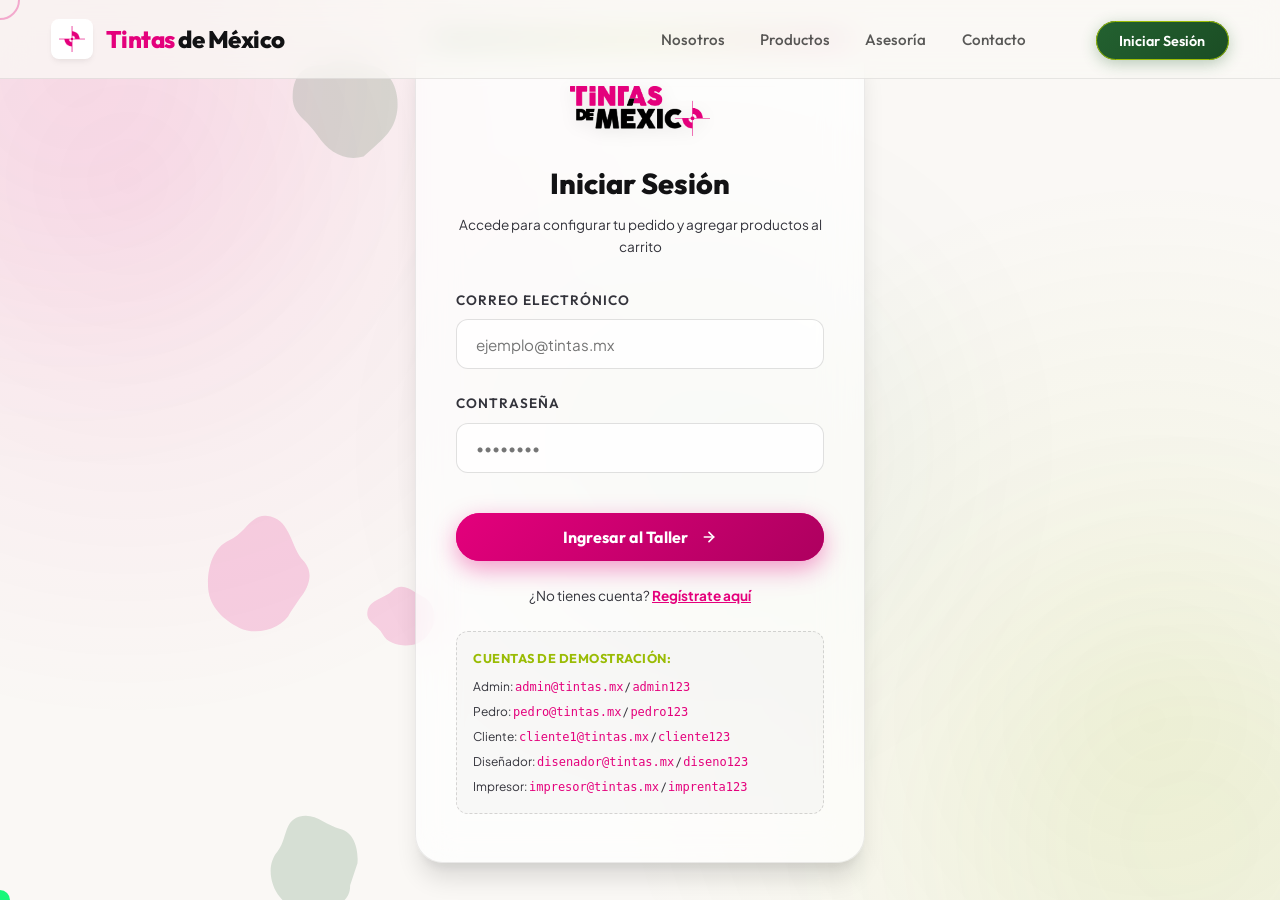
<file: login.html>
<!DOCTYPE html>
<html lang="es">
<head>
  <meta charset="UTF-8">
  <meta name="viewport" content="width=device-width, initial-scale=1.0">
  <title>Iniciar Sesión | Tintas de México</title>
  <link rel="icon" type="image/png" href="img/Ícono.png">
  <link rel="stylesheet" href="css/style.css">
</head>
<body>

  <!-- HEADER NAVEGACIÓN -->
  <header class="main-header">
    <a href="index.html" class="header-brand">
      <div class="header-brand-logo-wrapper">
        <img src="img/Ícono.png" alt="Icono Tintas de México">
      </div>
      <div class="brand-text"><span class="brand-text-accent">Tintas</span> de <span>México</span></div>
    </a>
    <nav>
      <ul class="nav-menu">
        <li><a href="info.html" class="nav-link">Nosotros</a></li>
        <li><a href="productos.html" class="nav-link">Productos</a></li>
        <li><a href="asesoria.html" class="nav-link">Asesoría</a></li>
        <li><a href="contacto.html" class="nav-link">Contacto</a></li>
        <li id="nav-cart-container"></li>
        <li id="nav-login-container"></li>
      </ul>
    </nav>
  </header>

  <!-- FORMULARIO DE INICIO DE SESIÓN -->
  <div class="login-container">
    <div class="login-card">
      <img class="login-logo" src="img/Logo.png" alt="Tintas de México Logo">
      <h2 class="login-title" id="auth-title">Iniciar <span>Sesión</span></h2>
      <p class="login-subtitle" id="auth-subtitle">Accede para configurar tu pedido y agregar productos al carrito</p>

      <div class="login-error-msg" id="error-alert">Usuario o contraseña incorrectos.</div>

      <form id="login-form">
        <div class="form-group">
          <label class="form-label" for="login-email">Correo Electrónico</label>
          <input type="email" class="form-input" id="login-email" placeholder="ejemplo@tintas.mx" required>
        </div>
        <div class="form-group">
          <label class="form-label" for="login-password">Contraseña</label>
          <input type="password" class="form-input" id="login-password" placeholder="••••••••" required>
        </div>

        <button type="submit" class="btn-paint btn-paint-accent" style="width: 100%; margin-top: 1rem;">
          <span>Ingresar al Taller</span>
          <svg style="width: 16px; height: 16px; stroke: currentColor; fill: none; stroke-width: 2.5; stroke-linecap: round; stroke-linejoin: round; display: inline-block; vertical-align: middle;" viewBox="0 0 24 24"><line x1="5" y1="12" x2="19" y2="12"></line><polyline points="12 5 19 12 12 19"></polyline></svg>
        </button>

        <p style="text-align: center; font-size: 0.85rem; margin-top: 1.5rem; color: var(--light-gray);">
          ¿No tienes cuenta? <a href="#" id="toggle-to-register" style="color: var(--accent); font-weight: 700; text-decoration: underline;">Regístrate aquí</a>
        </p>
      </form>

      <form id="register-form" style="display: none;">
        <div class="form-group">
          <label class="form-label" for="register-name">Nombre Completo</label>
          <input type="text" class="form-input" id="register-name" placeholder="Tu nombre" required>
        </div>
        <div class="form-group">
          <label class="form-label" for="register-email">Correo Electrónico</label>
          <input type="email" class="form-input" id="register-email" placeholder="ejemplo@correo.com" required>
        </div>
        <div class="form-group">
          <label class="form-label" for="register-password">Contraseña</label>
          <input type="password" class="form-input" id="register-password" placeholder="••••••••" required>
        </div>

        <button type="submit" class="btn-paint btn-paint-secondary" style="width: 100%; margin-top: 1rem;">
          <span>Crear Cuenta</span>
          <svg style="width: 16px; height: 16px; stroke: currentColor; fill: none; stroke-width: 2.5; stroke-linecap: round; stroke-linejoin: round; display: inline-block; vertical-align: middle;" viewBox="0 0 24 24"><path d="M16 21v-2a4 4 0 0 0-4-4H5a4 4 0 0 0-4 4v2"></path><circle cx="8.5" cy="7" r="4"></circle><line x1="20" y1="8" x2="20" y2="14"></line><line x1="23" y1="11" x2="17" y2="11"></line></svg>
        </button>

        <p style="text-align: center; font-size: 0.85rem; margin-top: 1.5rem; color: var(--light-gray);">
          ¿Ya tienes cuenta? <a href="#" id="toggle-to-login" style="color: var(--accent); font-weight: 700; text-decoration: underline;">Inicia sesión aquí</a>
        </p>
      </form>

      <!-- Ayuda de Demostración Local -->
      <div class="login-demo-helper" id="demo-helper">
        <h4>Cuentas de demostración:</h4>
        <ul class="login-demo-list">
          <li>Admin: <code>admin@tintas.mx</code> / <code>admin123</code></li>
          <li>Pedro: <code>pedro@tintas.mx</code> / <code>pedro123</code></li>
          <li>Cliente: <code>cliente1@tintas.mx</code> / <code>cliente123</code></li>
          <li>Diseñador: <code>disenador@tintas.mx</code> / <code>diseno123</code></li>
          <li>Impresor: <code>impresor@tintas.mx</code> / <code>imprenta123</code></li>
        </ul>
      </div>
    </div>
  </div>

  <!-- Elementos de interacción global -->
  <div class="page-transition-overlay"></div>

  <script src="js/main.js"></script>
  <script src="js/cursor.js"></script>
  <script src="js/transitions.js"></script>

  <script>
    document.addEventListener('DOMContentLoaded', () => {
      // Si ya está logueado, redirigir a productos
      if (getCurrentUser()) {
        window.location.href = 'productos.html';
      }

      const form = document.getElementById('login-form');
      const emailInput = document.getElementById('login-email');
      const passwordInput = document.getElementById('login-password');
      const errorAlert = document.getElementById('error-alert');

      const registerForm = document.getElementById('register-form');
      const authTitle = document.getElementById('auth-title');
      const authSubtitle = document.getElementById('auth-subtitle');
      const demoHelper = document.getElementById('demo-helper');
      const toggleToRegister = document.getElementById('toggle-to-register');
      const toggleToLogin = document.getElementById('toggle-to-login');

      function shakeCard() {
        const card = document.querySelector('.login-card');
        card.style.animation = 'shake 0.4s ease';
        setTimeout(() => {
          card.style.animation = '';
        }, 400);
      }

      function celebrateAndRedirect() {
        const overlay = document.querySelector('.page-transition-overlay');
        const wave = overlay.querySelector('.page-transition-wave');
        wave.querySelector('path').setAttribute('fill', '#9ABC05'); // Verde Limón para éxito
        sessionStorage.setItem('tintas_transition_color', '#9ABC05');

        // Forzar que la onda siempre entre desde abajo (sin transición visible)
        wave.style.transition = 'none';
        wave.style.transform = 'translateY(110%)';
        void wave.offsetHeight; // Forzar reflow para aplicar la posición antes de animar
        wave.style.transition = 'transform 1.8s cubic-bezier(0.77, 0, 0.175, 1)';
        wave.style.transform = 'translateY(0%)';

        setTimeout(() => {
          window.location.href = 'productos.html';
        }, 1800);
      }

      function showRegisterForm() {
        form.style.display = 'none';
        registerForm.style.display = 'block';
        demoHelper.style.display = 'none';
        errorAlert.style.display = 'none';
        authTitle.innerHTML = 'Crear <span>Cuenta</span>';
        authSubtitle.textContent = 'Regístrate para guardar tu sesión y armar tu pedido';
      }

      function showLoginForm() {
        registerForm.style.display = 'none';
        form.style.display = 'block';
        demoHelper.style.display = 'block';
        errorAlert.style.display = 'none';
        authTitle.innerHTML = 'Iniciar <span>Sesión</span>';
        authSubtitle.textContent = 'Accede para configurar tu pedido y agregar productos al carrito';
      }

      toggleToRegister.addEventListener('click', (e) => {
        e.preventDefault();
        showRegisterForm();
      });

      toggleToLogin.addEventListener('click', (e) => {
        e.preventDefault();
        showLoginForm();
      });

      form.addEventListener('submit', (e) => {
        e.preventDefault();

        const email = emailInput.value.trim();
        const password = passwordInput.value;

        const result = loginUser(email, password);

        if (result.success) {
          errorAlert.style.display = 'none';
          celebrateAndRedirect();
        } else {
          errorAlert.textContent = result.message;
          errorAlert.style.display = 'block';
          shakeCard();
        }
      });

      registerForm.addEventListener('submit', (e) => {
        e.preventDefault();

        const name = document.getElementById('register-name').value.trim();
        const email = document.getElementById('register-email').value.trim();
        const password = document.getElementById('register-password').value;

        const result = registerUser(name, email, password);

        if (result.success) {
          loginUser(email, password);
          errorAlert.style.display = 'none';
          celebrateAndRedirect();
        } else {
          errorAlert.textContent = result.message;
          errorAlert.style.display = 'block';
          shakeCard();
        }
      });
    });

    // Agregar estilos dinámicos de sacudida
    const styleSheet = document.createElement("style");
    styleSheet.innerText = `
      @keyframes shake {
        0%, 100% { transform: translateX(0); }
        25% { transform: translateX(-8px); }
        75% { transform: translateX(8px); }
      }
    `;
    document.head.appendChild(styleSheet);
  </script>
</body>
</html>
</file>
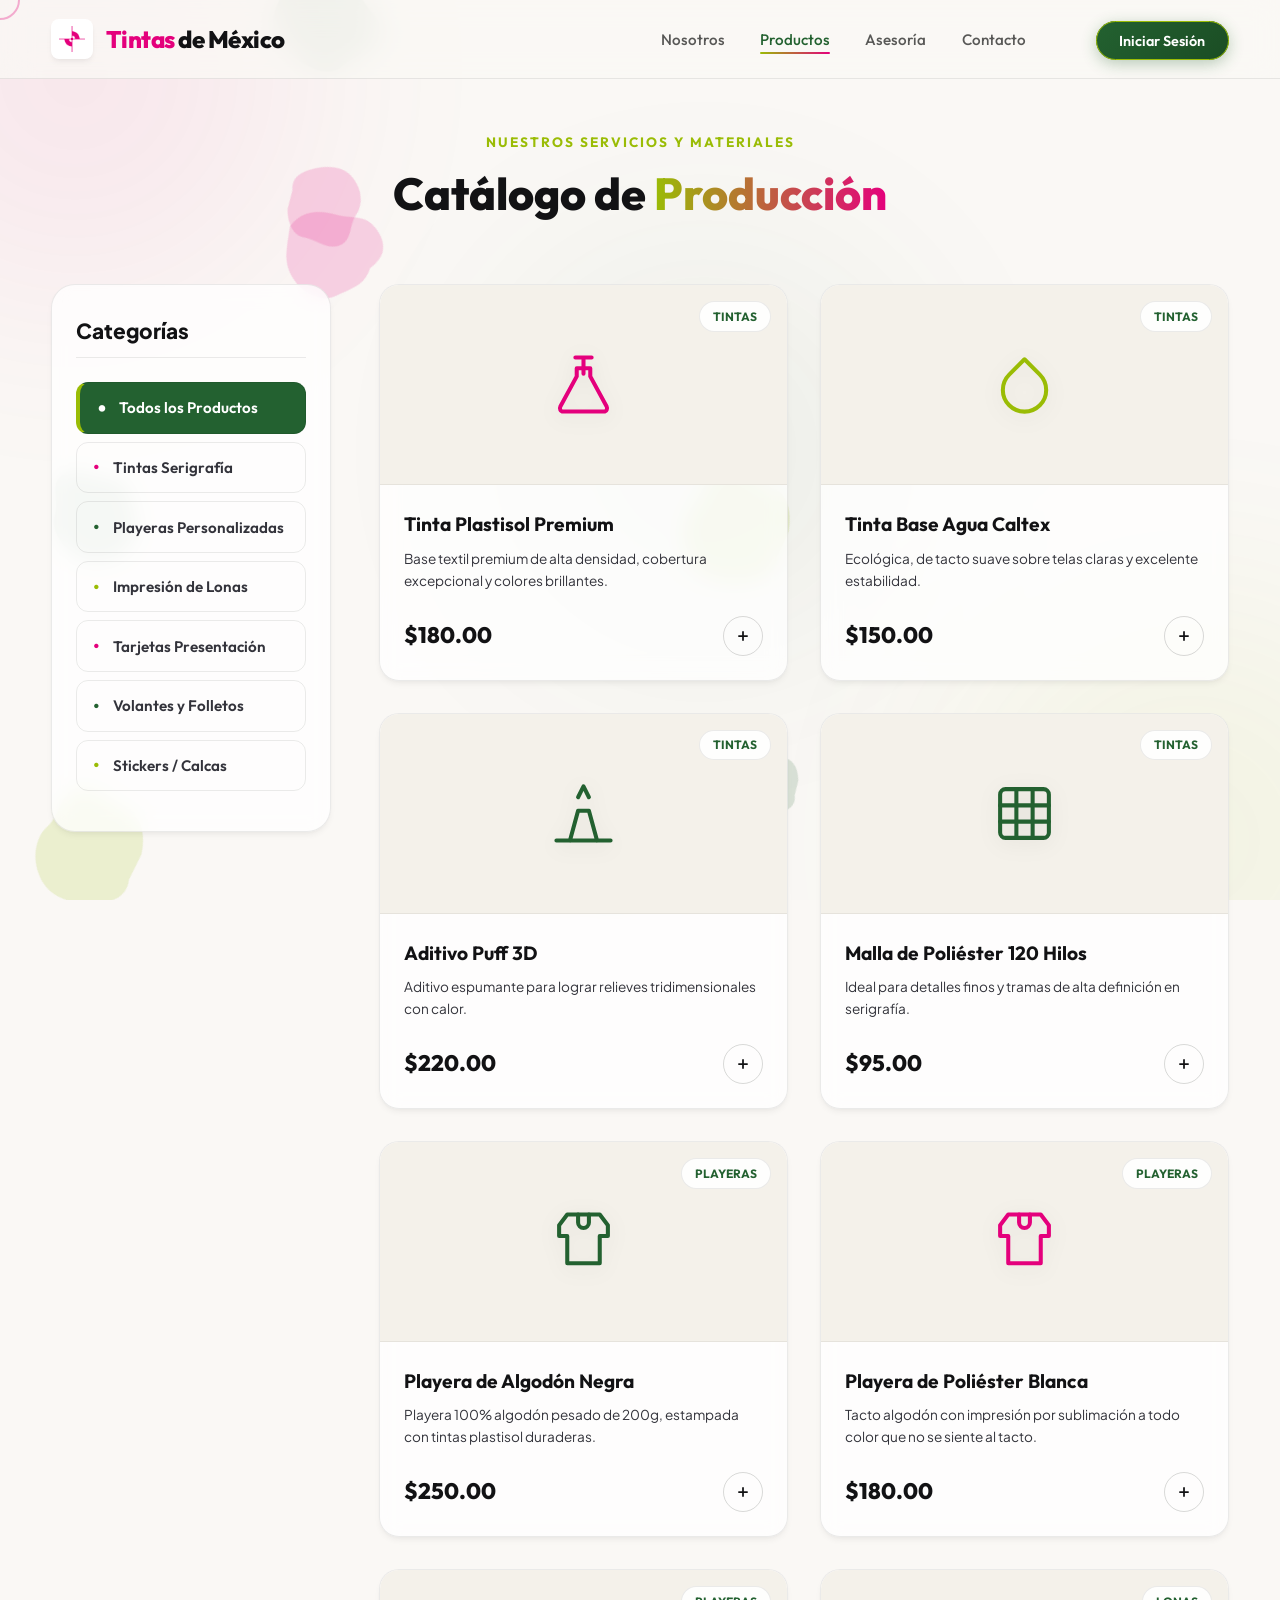
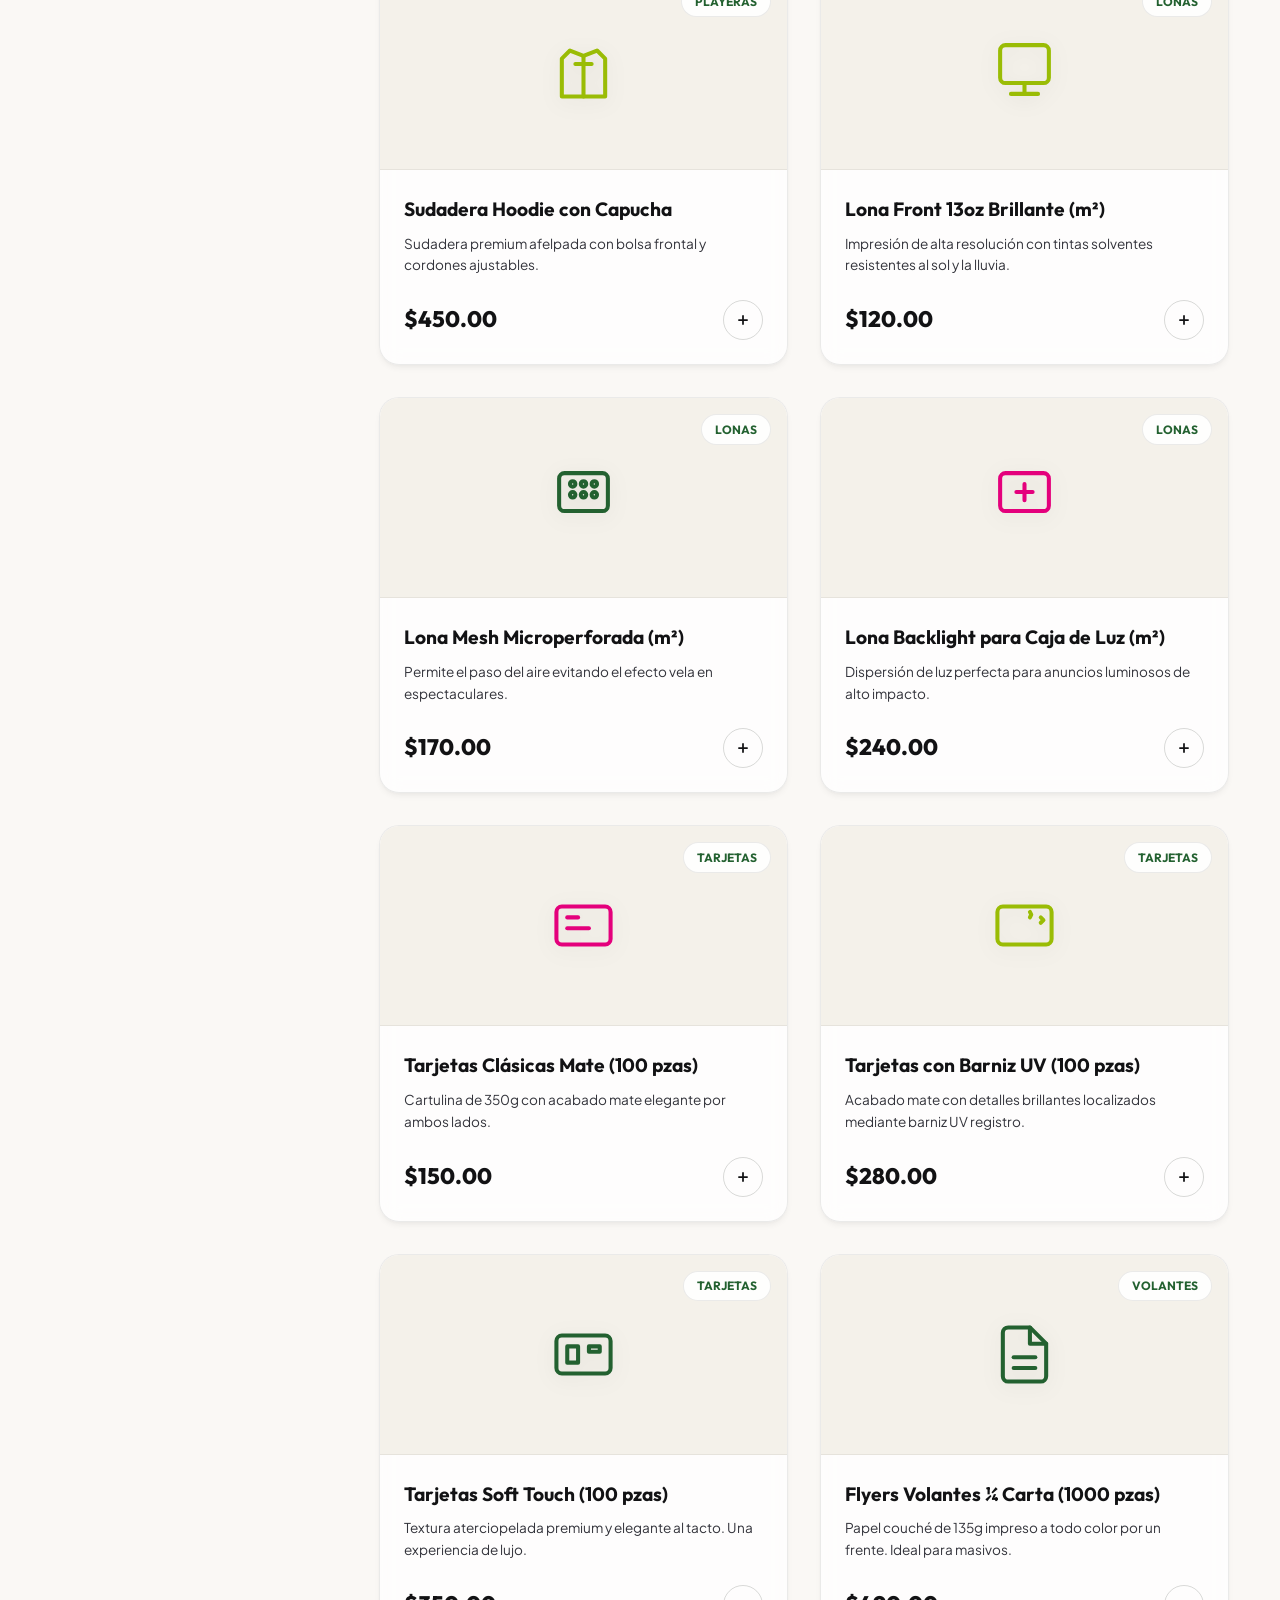
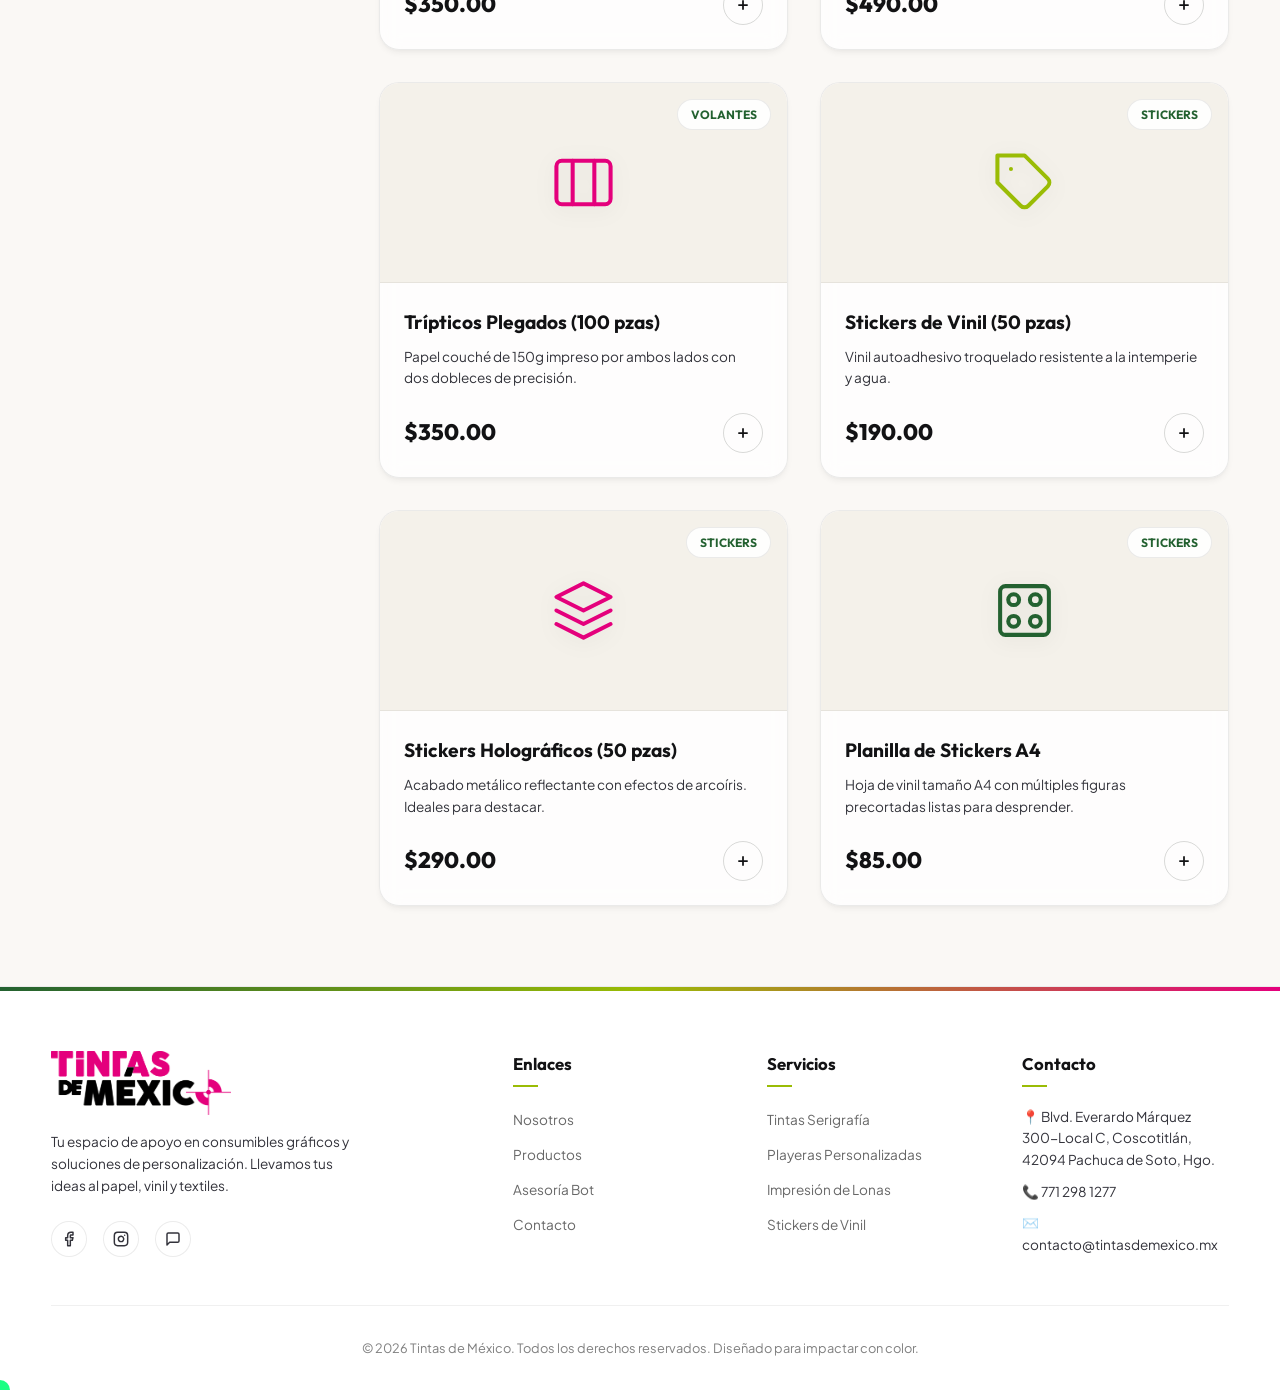
<file: productos.html>
<!DOCTYPE html>
<html lang="es">
<head>
  <meta charset="UTF-8">
  <meta name="viewport" content="width=device-width, initial-scale=1.0">
  <title>Catálogo de Productos | Tintas de México</title>
  <link rel="icon" type="image/png" href="img/Ícono.png">
  <link rel="stylesheet" href="css/style.css">
</head>
<body>

  <!-- HEADER NAVEGACIÓN -->
  <header class="main-header">
    <a href="index.html" class="header-brand">
      <div class="header-brand-logo-wrapper">
        <img src="img/Ícono.png" alt="Icono Tintas de México">
      </div>
      <div class="brand-text"><span class="brand-text-accent">Tintas</span> de <span>México</span></div>
    </a>
    <nav>
      <ul class="nav-menu">
        <li><a href="info.html" class="nav-link">Nosotros</a></li>
        <li><a href="productos.html" class="nav-link">Productos</a></li>
        <li><a href="asesoria.html" class="nav-link">Asesoría</a></li>
        <li><a href="contacto.html" class="nav-link">Contacto</a></li>
        <li id="nav-cart-container"></li>
        <li id="nav-login-container"></li>
      </ul>
    </nav>
  </header>

  <!-- CATÁLOGO PRINCIPAL -->
  <section class="catalog-section">
    <div class="section-title-wrapper">
      <span class="section-badge">Nuestros Servicios y Materiales</span>
      <h1 class="section-title">Catálogo de <span>Producción</span></h1>
    </div>

    <div class="catalog-layout">
      <!-- Barra Lateral de Categorías -->
      <aside class="categories-sidebar">
        <button type="button" class="sidebar-title sidebar-toggle-btn" id="sidebar-toggle-btn">
          Categorías
          <svg class="sidebar-toggle-icon" style="width: 16px; height: 16px; stroke: currentColor; fill: none; stroke-width: 2.2; stroke-linecap: round; stroke-linejoin: round;" viewBox="0 0 24 24"><polyline points="6 9 12 15 18 9"></polyline></svg>
        </button>
        <div class="category-btn-list" id="category-btn-list">
          <button class="category-btn active" data-category="all" style="--color-indicator: #ffffff;">Todos los Productos</button>
          <button class="category-btn" data-category="tintas" style="--color-indicator: #E4007C;">Tintas Serigrafía</button>
          <button class="category-btn" data-category="playeras" style="--color-indicator: #236130;">Playeras Personalizadas</button>
          <button class="category-btn" data-category="lonas" style="--color-indicator: #9ABC05;">Impresión de Lonas</button>
          <button class="category-btn" data-category="tarjetas" style="--color-indicator: #E4007C;">Tarjetas Presentación</button>
          <button class="category-btn" data-category="volantes" style="--color-indicator: #236130;">Volantes y Folletos</button>
          <button class="category-btn" data-category="stickers" style="--color-indicator: #9ABC05;">Stickers / Calcas</button>
        </div>
      </aside>

      <!-- Panel de Productos en Cuadrícula -->
      <main>
        <div class="products-grid" id="catalog-products-grid">
          <!-- Los productos se cargarán dinámicamente aquí -->
        </div>
      </main>
    </div>
  </section>

  <!-- MODAL DE SELECCIÓN DE CANTIDAD -->
  <div class="paint-modal" id="qty-modal">
    <div class="paint-modal-overlay" onclick="closeQtyModal()"></div>
    <div class="paint-modal-content">
      <div class="paint-modal-header">
        <h3 class="paint-modal-title" id="modal-product-name">Agregar al Pedido</h3>
        <button class="paint-modal-close" onclick="closeQtyModal()">×</button>
      </div>
      <div class="paint-modal-body">
        <p style="color: rgba(255,255,255,0.6); text-align: center; font-size: 0.9rem; margin-bottom: 1.5rem;" id="modal-product-desc">Detalles del artículo seleccionado</p>
        
        <h4 style="font-family: var(--font-title); font-size: 0.9rem; text-align: center; text-transform: uppercase; color: var(--secondary); letter-spacing: 1px;">Seleccionar Cantidad</h4>
        <div class="qty-selector">
          <button class="qty-btn" onclick="adjustQty(-1)">-</button>
          <span class="qty-number" id="modal-qty">1</span>
          <button class="qty-btn" onclick="adjustQty(1)">+</button>
        </div>

        <!-- Carga de Archivos de Diseño (Solo para productos personalizables) -->
        <div class="form-group" id="modal-upload-section" style="margin-top: 1.5rem; display: none;">
          <h4 style="font-family: var(--font-title); font-size: 0.85rem; text-align: center; text-transform: uppercase; color: var(--secondary); letter-spacing: 1.5px; margin-bottom: 0.5rem;">Cargar Diseños a Imprimir</h4>
          <div class="file-upload-wrapper" id="file-drop-zone">
            <input type="file" id="file-uploader-input" multiple style="display: none;">
            <div class="file-upload-text">
              Haz clic para <span>buscar archivos</span> o arrástralos aquí.
            </div>
          </div>
          <!-- Listado de archivos cargados -->
          <div class="file-list-preview" id="modal-file-list"></div>
        </div>

        <div class="total-summary-card">
          <span class="total-summary-label">Total Estimado</span>
          <span class="total-summary-value" id="modal-total-price">$0.00</span>
        </div>

        <button class="btn-paint btn-paint-accent" id="btn-confirm-add" style="width: 100%;">
          <span>Agregar al Carrito</span>
          <svg style="width: 16px; height: 16px; stroke: currentColor; fill: none; stroke-width: 2.2; stroke-linecap: round; stroke-linejoin: round; display: inline-block; vertical-align: middle; margin-left: 5px;" viewBox="0 0 24 24"><circle cx="9" cy="21" r="1"></circle><circle cx="20" cy="21" r="1"></circle><path d="M1 1h4l2.68 13.39a2 2 0 0 0 2 1.61h9.72a2 2 0 0 0 2-1.61L23 6H6"></path></svg>
        </button>
      </div>
    </div>
  </div>

  <!-- TOAST DE INICIO DE SESIÓN REQUERIDO -->
  <div class="login-toast" id="login-required-toast">
    <svg style="width: 24px; height: 24px; stroke: var(--accent); fill: none; stroke-width: 2; stroke-linecap: round; stroke-linejoin: round; flex-shrink: 0;" viewBox="0 0 24 24"><path d="M10.29 3.86L1.82 18a2 2 0 0 0 1.71 3h16.94a2 2 0 0 0 1.71-3L13.71 3.86a2 2 0 0 0-3.42 0z"></path><line x1="12" y1="9" x2="12" y2="13"></line><line x1="12" y1="17" x2="12.01" y2="17"></line></svg>
    <div>
      <h4 style="font-family: var(--font-title); font-weight: 700; font-size: 0.95rem; margin-bottom: 0.1rem;">Inicio de Sesión Requerido</h4>
      <p style="font-size: 0.8rem; color: rgba(255,255,255,0.6);">Por favor, inicia sesión para continuar con la compra.</p>
    </div>
    <a href="login.html" class="nav-btn-login" style="padding: 0.4rem 1rem; font-size: 0.8rem;">Ingresar</a>
  </div>

  <!-- FOOTER COMPARTIDO -->
  <footer class="main-footer">
    <div class="footer-grid">
      <div class="footer-brand-column">
        <img src="img/Logo.png" alt="Tintas de México" style="max-width: 180px; height: auto; margin-bottom: 1rem; display: block;">
        <p>Tu espacio de apoyo en consumibles gráficos y soluciones de personalización. Llevamos tus ideas al papel, vinil y textiles.</p>
        <div class="footer-social-links">
          <a href="#" class="footer-social-btn" title="Facebook"><svg viewBox="0 0 24 24" style="width: 16px; height: 16px; stroke: currentColor; fill: none; stroke-width: 2.2; stroke-linecap: round; stroke-linejoin: round;"><path d="M18 2h-3a5 5 0 0 0-5 5v3H7v4h3v8h4v-8h3l1-4h-4V7a1 1 0 0 1 1-1h3z"></path></svg></a>
          <a href="#" class="footer-social-btn" title="Instagram"><svg viewBox="0 0 24 24" style="width: 16px; height: 16px; stroke: currentColor; fill: none; stroke-width: 2.2; stroke-linecap: round; stroke-linejoin: round;"><rect x="2" y="2" width="20" height="20" rx="5" ry="5"></rect><path d="M16 11.37A4 4 0 1 1 12.63 8 4 4 0 0 1 16 11.37z"></path><line x1="17.5" y1="6.5" x2="17.5" y2="6.5"></line></svg></a>
          <a href="https://wa.me/527712981277" target="_blank" class="footer-social-btn" title="WhatsApp"><svg viewBox="0 0 24 24" style="width: 16px; height: 16px; stroke: currentColor; fill: none; stroke-width: 2.2; stroke-linecap: round; stroke-linejoin: round;"><path d="M21 15a2 2 0 0 1-2 2H7l-4 4V5a2 2 0 0 1 2-2h14a2 2 0 0 1 2 2z"></path></svg></a>
        </div>
      </div>
      <div class="footer-column">
        <h4>Enlaces</h4>
        <ul class="footer-links">
          <li><a href="info.html">Nosotros</a></li>
          <li><a href="productos.html">Productos</a></li>
          <li><a href="asesoria.html">Asesoría Bot</a></li>
          <li><a href="contacto.html">Contacto</a></li>
        </ul>
      </div>
      <div class="footer-column">
        <h4>Servicios</h4>
        <ul class="footer-links">
          <li><a href="productos.html?category=tintas">Tintas Serigrafía</a></li>
          <li><a href="productos.html?category=playeras">Playeras Personalizadas</a></li>
          <li><a href="productos.html?category=lonas">Impresión de Lonas</a></li>
          <li><a href="productos.html?category=stickers">Stickers de Vinil</a></li>
        </ul>
      </div>
      <div class="footer-column">
        <h4>Contacto</h4>
        <ul class="footer-links" style="color: rgba(0, 0, 0, 0.6); font-size: 0.85rem;">
          <li>📍 Blvd. Everardo Márquez 300-Local C, Coscotitlán, 42094 Pachuca de Soto, Hgo.</li>
          <li>📞 771 298 1277</li>
          <li>✉️ contacto@tintasdemexico.mx</li>
        </ul>
      </div>
    </div>
    <div class="footer-bottom">
      &copy; 2026 Tintas de México. Todos los derechos reservados. Diseñado para impactar con color.
    </div>
  </footer>

  <!-- Elementos de interacción global -->
  <div class="page-transition-overlay"></div>

  <script src="js/main.js"></script>
  <script src="js/cursor.js"></script>
  <script src="js/transitions.js"></script>

  <script>
    let selectedProduct = null;
    let selectedQty = 1;
    let uploadedFiles = []; // Almacenar los archivos seleccionados para el modal activo

    document.addEventListener('DOMContentLoaded', () => {
      // Detectar categoría desde los parámetros URL (?category=...) o hash (#...)
      const urlParams = new URLSearchParams(window.location.search);
      const urlCategory = urlParams.get('category') || window.location.hash.replace('#', '');
      const defaultCategory = urlCategory ? urlCategory.toLowerCase() : 'all';

      renderProducts(defaultCategory);

      // Setup Listeners para botones de Categorías y marcar activo
      const catButtons = document.querySelectorAll('.category-btn');
      catButtons.forEach(btn => {
        if (btn.dataset.category === defaultCategory) {
          btn.classList.add('active');
        } else {
          btn.classList.remove('active');
        }

        btn.addEventListener('click', (e) => {
          catButtons.forEach(b => b.classList.remove('active'));
          btn.classList.add('active');

          const category = btn.dataset.category;
          renderProducts(category);
          // Actualizar URL sin recargar la página para una mejor UX
          history.pushState(null, '', `?category=${category}`);

          // Colapsar la lista de categorías en móvil al elegir una
          sidebarToggleBtn.classList.remove('open');
          categoryBtnList.classList.remove('open');
        });
      });

      // Configurar el botón colapsable de categorías (solo activo en móvil vía CSS)
      const sidebarToggleBtn = document.getElementById('sidebar-toggle-btn');
      const categoryBtnList = document.getElementById('category-btn-list');
      sidebarToggleBtn.addEventListener('click', () => {
        sidebarToggleBtn.classList.toggle('open');
        categoryBtnList.classList.toggle('open');
      });

      // Configurar Drag & Drop e Inputs de Archivos
      const uploaderInput = document.getElementById('file-uploader-input');
      const dropZone = document.getElementById('file-drop-zone');

      dropZone.addEventListener('click', () => uploaderInput.click());

      uploaderInput.addEventListener('change', (e) => {
        handleSelectedFiles(e.target.files);
      });

      dropZone.addEventListener('dragover', (e) => {
        e.preventDefault();
        dropZone.style.borderColor = 'var(--accent)';
      });

      dropZone.addEventListener('dragleave', () => {
        dropZone.style.borderColor = '';
      });

      dropZone.addEventListener('drop', (e) => {
        e.preventDefault();
        dropZone.style.borderColor = '';
        handleSelectedFiles(e.dataTransfer.files);
      });

      // Configurar acción del botón del modal (Asíncrono para IndexedDB)
      document.getElementById('btn-confirm-add').addEventListener('click', async () => {
        if (selectedProduct) {
          const cartItemId = Date.now().toString(); // ID único para el elemento
          let filesMetadata = [];

          // Si el producto requiere diseño y el usuario cargó archivos
          if (selectedProduct.category !== 'tintas' && uploadedFiles.length > 0) {
            filesMetadata = uploadedFiles.map(f => ({ name: f.name, size: f.size }));
            try {
              // Guardar binarios localmente en IndexedDB
              await saveItemFiles(cartItemId, uploadedFiles);
            } catch (err) {
              console.error("Error guardando archivos en IndexedDB:", err);
            }
          }

          addToCart(selectedProduct.id, selectedQty, cartItemId, filesMetadata);
          closeQtyModal();
          
          // Efecto visual de producto agregado (cambio de color temporal en el botón de carrito)
          const indicator = document.querySelector('.nav-cart-indicator');
          if (indicator) {
            indicator.style.transform = 'scale(1.3)';
            indicator.style.borderColor = '#9ABC05';
            setTimeout(() => {
              indicator.style.transform = '';
              indicator.style.borderColor = '';
            }, 500);
          }
        }
      });
    });

    // Carga de Archivos en Memoria Temporal
    function handleSelectedFiles(filesList) {
      for (let i = 0; i < filesList.length; i++) {
        uploadedFiles.push(filesList[i]);
      }
      renderUploadedFiles();
    }

    function renderUploadedFiles() {
      const listContainer = document.getElementById('modal-file-list');
      listContainer.innerHTML = '';

      uploadedFiles.forEach((file, index) => {
        const item = document.createElement('div');
        item.classList.add('file-preview-item');
        const sizeKB = (file.size / 1024).toFixed(1);

        item.innerHTML = `
          <div class="file-preview-item-info">
            <svg viewBox="0 0 24 24"><path d="M14 2H6a2 2 0 0 0-2 2v16a2 2 0 0 0 2 2h12a2 2 0 0 0 2-2V8z"></path><polyline points="14 2 14 8 20 8"></polyline></svg>
            <span>${file.name} (${sizeKB} KB)</span>
          </div>
          <button class="file-preview-remove" onclick="removeSelectedFile(${index}, event)">×</button>
        `;
        listContainer.appendChild(item);
      });
    }

    window.removeSelectedFile = function(index, e) {
      e.stopPropagation(); // Evitar click en la zona de drop
      uploadedFiles.splice(index, 1);
      renderUploadedFiles();
    }

    // Renderizado de productos
    function renderProducts(category) {
      const grid = document.getElementById('catalog-products-grid');
      grid.innerHTML = '';

      const filtered = category === 'all' 
        ? PRODUCT_CATALOG 
        : PRODUCT_CATALOG.filter(p => p.category === category);

      filtered.forEach(p => {
        const card = document.createElement('div');
        card.classList.add('product-card');
        card.style.setProperty('--theme-color', p.themeColor);

        card.innerHTML = `
          <div class="product-img-wrapper">
            <span class="product-badge">${p.category.toUpperCase()}</span>
            <div class="product-svg-icon" style="color: ${p.themeColor};">${p.icon}</div>
          </div>
          <div class="product-info">
            <h3 class="product-title">${p.name}</h3>
            <p class="product-desc">${p.desc}</p>
            <div class="product-price-row">
              <span class="product-price">$${p.price.toFixed(2)}</span>
              <button class="product-add-btn" onclick="handleProductClick('${p.id}')" title="Comprar producto">
                <svg style="width: 14px; height: 14px; stroke: currentColor; fill: none; stroke-width: 3; stroke-linecap: round; stroke-linejoin: round;" viewBox="0 0 24 24"><line x1="12" y1="5" x2="12" y2="19"></line><line x1="5" y1="12" x2="19" y2="12"></line></svg>
              </button>
            </div>
          </div>
        `;
        grid.appendChild(card);
      });
    }

    // Acción de Clic en un Producto
    function handleProductClick(productId) {
      const user = getCurrentUser();
      
      if (!user) {
        // Mostrar alerta flotante de sesión requerida
        const toast = document.getElementById('login-required-toast');
        toast.classList.add('show');
        
        // Ocultar después de 4 segundos
        setTimeout(() => {
          toast.classList.remove('show');
        }, 4000);
        return;
      }

      // Si está logueado, abrir modal de selección de cantidad
      selectedProduct = PRODUCT_CATALOG.find(p => p.id === productId);
      selectedQty = 1;
      uploadedFiles = []; // Resetear archivos subidos en este clic
      
      document.getElementById('modal-product-name').textContent = selectedProduct.name;
      document.getElementById('modal-product-desc').textContent = selectedProduct.desc;
      document.getElementById('modal-qty').textContent = selectedQty;
      document.getElementById('modal-file-list').innerHTML = '';
      document.getElementById('file-uploader-input').value = '';
      
      // Mostrar sección de carga solo para productos personalizables (no tintas)
      const uploadSection = document.getElementById('modal-upload-section');
      if (selectedProduct.category !== 'tintas') {
        uploadSection.style.display = 'block';
      } else {
        uploadSection.style.display = 'none';
      }

      updateModalTotal();
      
      const modal = document.getElementById('qty-modal');
      modal.classList.add('open');
    }

    function closeQtyModal() {
      const modal = document.getElementById('qty-modal');
      modal.classList.remove('open');
      selectedProduct = null;
      uploadedFiles = [];
    }

    function adjustQty(amount) {
      selectedQty += amount;
      if (selectedQty < 1) selectedQty = 1;
      
      document.getElementById('modal-qty').textContent = selectedQty;
      updateModalTotal();
    }

    function updateModalTotal() {
      if (selectedProduct) {
        const total = selectedProduct.price * selectedQty;
        document.getElementById('modal-total-price').textContent = `$${total.toFixed(2)} MXN`;
      }
    }
  </script>
</body>
</html>
</file>
<file: css/style.css>
@import url('https://fonts.googleapis.com/css2?family=Outfit:wght@300;400;500;600;700;800&family=Plus+Jakarta+Sans:wght@300;400;500;600;700;800&display=swap');

/* ==========================================
   VARIABLES Y SISTEMA DE DISEÑO
   ========================================== */
:root {
  --primary: #236130;
  /* Verde Bosque */
  --secondary: #9ABC05;
  /* Verde Limón */
  --accent: #E4007C;
  /* Rosa Vibrante */
  --dark: #faf8f5;
  /* Blanco Lienzo Artístico */
  --dark-gray: #ffffff;
  /* Blanco Puro para Tarjetas */
  --light: #ffffff;
  /* Blanco */
  --light-gray: #33333b;
  /* Gris Carbón para Cuerpo de Texto */
  --text-dark: #121214;
  /* Negro Mate para Textos Clave */
  --glass-bg: rgba(255, 255, 255, 0.65);
  /* Tarjetas blancas esmeriladas */
  --glass-border: rgba(0, 0, 0, 0.08);
  /* Bordes tenues oscuros */

  --font-title: 'Outfit', sans-serif;
  --font-body: 'Plus Jakarta Sans', sans-serif;
  --shadow-sm: 0 4px 6px -1px rgba(0, 0, 0, 0.05), 0 2px 4px -1px rgba(0, 0, 0, 0.03);
  --shadow-md: 0 10px 15px -3px rgba(0, 0, 0, 0.08), 0 4px 6px -2px rgba(0, 0, 0, 0.04);
  --shadow-lg: 0 20px 25px -5px rgba(0, 0, 0, 0.12), 0 10px 10px -5px rgba(0, 0, 0, 0.06);
  --transition-fast: 0.2s cubic-bezier(0.25, 0.8, 0.25, 1);
  --transition-normal: 0.4s cubic-bezier(0.25, 0.8, 0.25, 1);
  --transition-slow: 0.8s cubic-bezier(0.25, 0.8, 0.25, 1);
}

/* ==========================================
   RESET & CONFIGURACIÓN BASE
   ========================================== */
*,
*::before,
*::after {
  box-sizing: border-box;
  margin: 0;
  padding: 0;
}

html {
  scroll-behavior: smooth;
}

body {
  font-family: var(--font-body);
  background-color: var(--dark);
  color: var(--light-gray);
  overflow-x: hidden;
  line-height: 1.6;
}

/* Scrollbar Personalizado */
::-webkit-scrollbar {
  width: 10px;
}

::-webkit-scrollbar-track {
  background: var(--dark);
}

::-webkit-scrollbar-thumb {
  background: var(--dark-gray);
  border: 2px solid var(--dark);
  border-radius: 10px;
}

::-webkit-scrollbar-thumb:hover {
  background: var(--accent);
}

/* Selección de Texto */
::selection {
  background-color: var(--accent);
  color: var(--light);
}

/* ==========================================
   CURSOR PERSONALIZADO (TINTA LÍQUIDA)
   ========================================== */
.custom-cursor {
  width: 20px;
  height: 20px;
  background-color: var(--accent);
  border-radius: 50%;
  position: fixed;
  transform: translate(-50%, -50%);
  pointer-events: none;
  z-index: 9999;
  mix-blend-mode: difference;
  transition: width 0.2s, height 0.2s, background-color 0.3s;
}

.custom-cursor-follower {
  width: 40px;
  height: 40px;
  border: 2px solid rgba(228, 0, 124, 0.3);
  border-radius: 50%;
  position: fixed;
  transform: translate(-50%, -50%);
  pointer-events: none;
  z-index: 9998;
  transition: transform 0.15s ease-out, border-color 0.3s;
}

.custom-cursor.hovered {
  background-color: var(--secondary);
}

.custom-cursor-follower.hovered {
  border-color: var(--secondary);
}

/* Salpicaduras de pintura que sigue al mover el mouse */
.cursor-paint-splat {
  position: fixed;
  top: 0;
  left: 0;
  pointer-events: none;
  z-index: 9996;
  transform: translate(-50%, -50%) scale(0) rotate(var(--rot));
  opacity: 0;
  animation: cursor-splat-pop 0.7s cubic-bezier(0.175, 0.885, 0.32, 1.275) forwards;
}

@keyframes cursor-splat-pop {
  0% {
    transform: translate(-50%, -50%) scale(0) rotate(var(--rot));
    opacity: 0.85;
  }

  40% {
    transform: translate(-50%, -50%) scale(1) rotate(var(--rot));
    opacity: 0.75;
  }

  100% {
    transform: translate(-50%, -50%) scale(1.1) rotate(var(--rot));
    opacity: 0;
  }
}

.cursor-splatter {
  position: fixed;
  width: 8px;
  height: 8px;
  border-radius: 50%;
  background: var(--accent);
  pointer-events: none;
  z-index: 9997;
  animation: splatter-fly 0.6s ease-out forwards;
}

@keyframes splatter-fly {
  0% {
    transform: translate(-50%, -50%) scale(1);
    opacity: 1;
  }

  100% {
    transform: translate(var(--tx), var(--ty)) scale(0);
    opacity: 0;
  }
}

/* ==========================================
   TRANSICIÓN DE PÁGINA (SPLASH EFFECT)
   ========================================== */
.page-transition-overlay {
  position: fixed;
  top: 0;
  left: 0;
  width: 100vw;
  height: 100vh;
  z-index: 10000;
  pointer-events: none;
  overflow: hidden;
}

.page-transition-wave {
  position: absolute;
  top: 0;
  left: 0;
  width: 100%;
  height: 130%;
  transform: translateY(110%);
  transition: transform 1.8s cubic-bezier(0.77, 0, 0.175, 1);
}

.page-transition-wave svg {
  width: 100%;
  height: 100%;
  display: block;
}

/* ==========================================
   HEADER / NAVEGACIÓN (GLASSMORPHISM)
   ========================================== */
.main-header {
  position: fixed;
  top: 0;
  left: 0;
  width: 100%;
  padding: 1.2rem 4%;
  display: flex;
  justify-content: space-between;
  align-items: center;
  z-index: 1000;
  backdrop-filter: blur(15px);
  -webkit-backdrop-filter: blur(15px);
  background: rgba(10, 10, 12, 0.75);
  border-bottom: 1px solid var(--glass-border);
  transition: padding 0.3s ease, background-color 0.3s ease;
}

.main-header.scrolled {
  padding: 0.8rem 4%;
  background: rgba(10, 10, 12, 0.9);
  box-shadow: var(--shadow-md);
}

.header-brand {
  display: flex;
  align-items: center;
  gap: 0.8rem;
  text-decoration: none;
  color: var(--light);
  font-family: var(--font-title);
  font-weight: 800;
  font-size: 1.5rem;
  letter-spacing: -0.5px;
}

.header-brand-logo-wrapper {
  background: #ffffff;
  padding: 4px 8px;
  border-radius: 8px;
  display: flex;
  align-items: center;
  justify-content: center;
  box-shadow: var(--shadow-sm);
  height: 40px;
  transition: transform 0.4s cubic-bezier(0.175, 0.885, 0.32, 1.275);
}

.header-brand-logo-wrapper img {
  height: 26px;
  width: auto;
  display: block;
}

.header-brand:hover .header-brand-logo-wrapper {
  transform: rotate(5deg) scale(1.05);
}

/* Filtro de brillo blanco para logotipos en fondos oscuros */
.logo-glow-filter {
  filter: drop-shadow(0px 0px 8px rgba(255, 255, 255, 0.95)) drop-shadow(0px 0px 2px #ffffff);
}

.nav-menu {
  display: flex;
  align-items: center;
  gap: 2.2rem;
  list-style: none;
}

.nav-hamburger {
  display: none;
  flex-direction: column;
  justify-content: center;
  align-items: center;
  gap: 5px;
  width: 32px;
  height: 32px;
  background: transparent;
  border: none;
  cursor: pointer;
  padding: 0;
  z-index: 1100;
}

.nav-hamburger span {
  display: block;
  width: 100%;
  height: 2px;
  background: var(--text-dark);
  border-radius: 2px;
  transition: transform 0.3s ease, opacity 0.3s ease;
}

.nav-hamburger.active span:nth-child(1) {
  transform: translateY(7px) rotate(45deg);
}

.nav-hamburger.active span:nth-child(2) {
  opacity: 0;
}

.nav-hamburger.active span:nth-child(3) {
  transform: translateY(-7px) rotate(-45deg);
}

.nav-link {
  text-decoration: none;
  color: rgba(255, 255, 255, 0.7);
  font-family: var(--font-title);
  font-weight: 500;
  font-size: 0.95rem;
  position: relative;
  padding: 0.3rem 0;
  transition: color var(--transition-fast);
}

.nav-link:hover,
.nav-link.active {
  color: var(--light);
}

.nav-link::after {
  content: '';
  position: absolute;
  bottom: 0;
  left: 0;
  width: 0;
  height: 2px;
  background: linear-gradient(90deg, var(--secondary), var(--accent));
  transition: width 0.3s ease;
  border-radius: 2px;
}

.nav-link:hover::after,
.nav-link.active::after {
  width: 100%;
}

/* Estilos de botones en Header */
.nav-btn-login {
  background: linear-gradient(135deg, var(--primary), #1b4d24);
  color: var(--light);
  border: 1px solid var(--secondary);
  padding: 0.6rem 1.4rem;
  border-radius: 50px;
  text-decoration: none;
  font-family: var(--font-title);
  font-weight: 600;
  font-size: 0.9rem;
  transition: transform 0.3s ease, box-shadow 0.3s ease;
  box-shadow: 0 4px 15px rgba(35, 97, 48, 0.3);
}

.nav-btn-login:hover {
  transform: translateY(-2px);
  box-shadow: 0 6px 20px rgba(154, 188, 5, 0.4);
}

.nav-cart-indicator {
  position: relative;
  display: flex;
  align-items: center;
  justify-content: center;
  text-decoration: none;
  color: var(--light);
  background: var(--glass-bg);
  border: 1px solid var(--glass-border);
  padding: 0.6rem;
  border-radius: 50%;
  transition: background var(--transition-fast), transform var(--transition-fast);
}

.nav-cart-indicator:hover {
  background: rgba(228, 0, 124, 0.15);
  border-color: var(--accent);
  transform: scale(1.05);
}

.cart-count {
  position: absolute;
  top: -6px;
  right: -6px;
  background: var(--accent);
  color: var(--light);
  font-size: 0.75rem;
  font-weight: 700;
  width: 18px;
  height: 18px;
  border-radius: 50%;
  display: flex;
  align-items: center;
  justify-content: center;
  box-shadow: 0 2px 5px rgba(0, 0, 0, 0.3);
}

/* ==========================================
   DISEÑO COMÚN DE BOTONES & COMPONENTES
   ========================================== */
.btn-paint {
  display: inline-flex;
  align-items: center;
  justify-content: center;
  gap: 0.8rem;
  padding: 0.9rem 2.2rem;
  border-radius: 50px;
  font-family: var(--font-title);
  font-weight: 700;
  font-size: 1rem;
  text-decoration: none;
  cursor: pointer;
  border: none;
  position: relative;
  overflow: hidden;
  transition: transform 0.3s cubic-bezier(0.175, 0.885, 0.32, 1.275), box-shadow 0.3s ease;
  z-index: 1;
}

.btn-paint-accent {
  background: var(--accent);
  color: var(--light);
  box-shadow: 0 8px 25px rgba(228, 0, 124, 0.4);
}

.btn-paint-accent::before {
  content: '';
  position: absolute;
  top: 0;
  left: 0;
  width: 100%;
  height: 100%;
  background: linear-gradient(135deg, var(--accent), #ad005f);
  z-index: -1;
  transition: opacity 0.4s;
}

.btn-paint-accent:hover {
  transform: translateY(-4px) scale(1.03);
  box-shadow: 0 12px 30px rgba(228, 0, 124, 0.6);
}

.btn-paint-secondary {
  background: var(--secondary);
  color: var(--dark);
  box-shadow: 0 8px 25px rgba(154, 188, 5, 0.3);
}

.btn-paint-secondary:hover {
  transform: translateY(-4px) scale(1.03);
  box-shadow: 0 12px 30px rgba(154, 188, 5, 0.5);
}

.btn-paint-outline {
  background: transparent;
  color: var(--light);
  border: 2px solid var(--glass-border);
}

.btn-paint-outline:hover {
  border-color: var(--light);
  background: rgba(255, 255, 255, 0.05);
  transform: translateY(-2px);
}

/* ==========================================
   ESTRUCTURA DE SECCIONES GENERALES
   ========================================== */
section {
  padding: 8rem 4% 5rem 4%;
  min-height: calc(100vh - 12rem);
  position: relative;
}

.section-title-wrapper {
  text-align: center;
  margin-bottom: 4rem;
}

.section-badge {
  font-family: var(--font-title);
  color: var(--secondary);
  text-transform: uppercase;
  font-weight: 700;
  font-size: 0.85rem;
  letter-spacing: 2px;
  display: inline-block;
  margin-bottom: 0.8rem;
}

.section-title {
  font-family: var(--font-title);
  font-weight: 800;
  font-size: 2.8rem;
  color: var(--light);
  line-height: 1.2;
}

.section-title span {
  background: linear-gradient(90deg, var(--secondary), var(--accent));
  -webkit-background-clip: text;
  -webkit-text-fill-color: transparent;
}

/* ==========================================
   PÁGINA INFO: SPLATTERS Y CONTENIDO
   ========================================== */
.info-hero {
  display: flex;
  flex-direction: column;
  align-items: center;
  justify-content: center;
  text-align: center;
  padding-top: 10rem;
  padding-bottom: 6rem;
  background: radial-gradient(circle at center, rgba(35, 97, 48, 0.08) 0%, transparent 60%);
}

.interactive-splat-container {
  display: flex;
  align-items: center;
  justify-content: center;
  gap: 3rem;
  margin-top: 3rem;
  flex-wrap: wrap;
}

.splat-brand-logo {
  max-width: 280px;
  height: auto;
  filter: drop-shadow(0 8px 16px rgba(0, 0, 0, 0.1));
  animation: float-logo 6s ease-in-out infinite;
}

@keyframes float-logo {

  0%,
  100% {
    transform: translateY(0);
  }

  50% {
    transform: translateY(-12px);
  }
}

.splatters-group {
  display: grid;
  grid-template-columns: repeat(2, 1fr);
  gap: 1.5rem;
}

.splatter-item {
  position: relative;
  width: 140px;
  height: 140px;
  cursor: pointer;
  display: flex;
  align-items: center;
  justify-content: center;
}

.splatter-svg {
  width: 100%;
  height: 100%;
  fill: var(--color);
  transition: transform 0.4s cubic-bezier(0.175, 0.885, 0.32, 1.275), filter 0.3s;
  filter: drop-shadow(0 4px 8px rgba(0, 0, 0, 0.3));
}

.splatter-item:hover .splatter-svg {
  transform: scale(1.15) rotate(10deg);
  filter: drop-shadow(0 8px 16px var(--color)) brightness(1.1);
}

.splatter-icon {
  position: absolute;
  width: 32px;
  height: 32px;
  stroke: var(--icon-color);
  fill: none;
  stroke-width: 2;
  stroke-linecap: round;
  stroke-linejoin: round;
  z-index: 2;
  pointer-events: none;
  transition: transform 0.4s cubic-bezier(0.175, 0.885, 0.32, 1.275), opacity 0.3s ease;
  transform: translateY(0);
}

.splatter-item:hover .splatter-icon {
  transform: translateY(-16px) scale(0.95);
}

.splatter-text {
  position: absolute;
  font-family: var(--font-title);
  font-weight: 800;
  font-size: 0.85rem;
  text-transform: uppercase;
  color: var(--light);
  pointer-events: none;
  opacity: 0;
  transform: translateY(18px) scale(0.8);
  transition: opacity 0.3s ease, transform 0.4s cubic-bezier(0.175, 0.885, 0.32, 1.275);
  text-align: center;
  width: 90%;
  z-index: 2;
  text-shadow: 0 1px 3px rgba(0, 0, 0, 0.4);
}

.splatter-item:hover .splatter-text {
  opacity: 1;
  transform: translateY(16px) scale(1);
}



/* ==========================================
   NOSOTROS: TARJETAS FLIP Y SCROLL REVEAL
   ========================================== */
.nosotros-intro {
  max-width: 800px;
  margin: 0 auto 5rem auto;
  text-align: center;
  font-size: 1.2rem;
  color: rgba(255, 255, 255, 0.85);
  background: var(--glass-bg);
  border: 1px solid var(--glass-border);
  padding: 2.5rem;
  border-radius: 24px;
  backdrop-filter: blur(10px);
  position: relative;
  overflow: hidden;
}

.nosotros-intro::before {
  content: '';
  position: absolute;
  top: 0;
  left: 0;
  width: 6px;
  height: 100%;
  background: linear-gradient(to bottom, var(--secondary), var(--accent));
}

.cards-grid {
  display: grid;
  grid-template-columns: repeat(auto-fit, minmax(250px, 1fr));
  gap: 2rem;
  margin-bottom: 8rem;
}

.flip-card {
  background-color: transparent;
  perspective: 1000px;
  height: 320px;
}

.flip-card-inner {
  position: relative;
  width: 100%;
  height: 100%;
  text-align: center;
  transition: transform 0.8s cubic-bezier(0.175, 0.885, 0.32, 1.275);
  transform-style: preserve-3d;
  cursor: pointer;
}

.flip-card:hover .flip-card-inner {
  transform: rotateY(180deg);
}

.flip-card-front,
.flip-card-back {
  position: absolute;
  width: 100%;
  height: 100%;
  -webkit-backface-visibility: hidden;
  backface-visibility: hidden;
  border-radius: 20px;
  padding: 2rem;
  display: flex;
  flex-direction: column;
  justify-content: center;
  align-items: center;
  border: 1px solid var(--glass-border);
}

.flip-card-front {
  background: linear-gradient(145deg, rgba(20, 20, 24, 0.9), rgba(10, 10, 12, 0.9));
  color: var(--light);
}

.flip-card-front::after {
  content: '✦';
  position: absolute;
  bottom: 1.5rem;
  font-size: 1.2rem;
  color: var(--color-indicator);
  opacity: 0.5;
}

.flip-card-front h3 {
  font-family: var(--font-title);
  font-size: 1.6rem;
  font-weight: 800;
  margin-bottom: 0.8rem;
  color: var(--color-indicator);
}

.flip-card-front p {
  font-size: 0.9rem;
  color: rgba(255, 255, 255, 0.6);
  max-width: 90%;
}

.flip-card-back {
  background: var(--color-indicator);
  color: var(--light);
  transform: rotateY(180deg);
}

.flip-card-back h3 {
  font-family: var(--font-title);
  font-size: 1.5rem;
  font-weight: 800;
  margin-bottom: 1rem;
}

.flip-card-back p {
  font-size: 0.95rem;
  font-weight: 500;
  line-height: 1.5;
}

/* Secciones Misión, Visión, Valores */
.mision-vision-valores {
  display: flex;
  flex-direction: column;
  gap: 6rem;
  max-width: 1000px;
  margin: 0 auto;
}

.reveal-section {
  display: grid;
  grid-template-columns: 1fr 1fr;
  gap: 4rem;
  align-items: center;
  opacity: 0;
  transform: translateY(40px);
  transition: opacity 0.8s ease-out, transform 0.8s ease-out;
}

.reveal-section.revealed {
  opacity: 1;
  transform: translateY(0);
}

.reveal-content h2 {
  font-family: var(--font-title);
  font-weight: 800;
  font-size: 2.2rem;
  margin-bottom: 1.5rem;
  color: var(--light);
  position: relative;
}

.reveal-content h2::after {
  content: '';
  display: block;
  width: 50px;
  height: 4px;
  background: var(--accent);
  margin-top: 0.5rem;
  border-radius: 2px;
}

.reveal-content p {
  color: rgba(255, 255, 255, 0.8);
  font-size: 1.05rem;
}

.reveal-visual {
  height: 250px;
  border-radius: 24px;
  background: radial-gradient(circle, var(--color-visual-glow) 0%, transparent 70%);
  display: flex;
  justify-content: center;
  align-items: center;
  border: 1px dashed rgba(255, 255, 255, 0.1);
  position: relative;
}

.reveal-visual-icon {
  font-size: 4rem;
  filter: drop-shadow(0 0 15px var(--color-visual-glow));
  animation: bounce-icon 3s ease-in-out infinite alternate;
}

@keyframes bounce-icon {
  0% {
    transform: translateY(0);
  }

  100% {
    transform: translateY(-10px);
  }
}

.valores-grid {
  display: grid;
  grid-template-columns: repeat(auto-fit, minmax(150px, 1fr));
  gap: 1.5rem;
  width: 100%;
}

.valor-card {
  background: var(--glass-bg);
  border: 1px solid var(--glass-border);
  padding: 1.5rem;
  border-radius: 16px;
  text-align: center;
  transition: transform var(--transition-fast), border-color var(--transition-fast);
}

.valor-card:hover {
  transform: translateY(-5px);
  border-color: var(--secondary);
}

.valor-icon {
  font-size: 2rem;
  margin-bottom: 0.8rem;
  display: inline-block;
}

.valor-card h4 {
  font-family: var(--font-title);
  font-weight: 700;
  color: var(--light);
}

@media(max-width: 768px) {
  .reveal-section {
    grid-template-columns: 1fr;
    gap: 2rem;
  }

  .reveal-visual {
    height: 180px;
    order: -1;
  }
}

/* ==========================================
   PÁGINA LOGIN: INTERFAZ PREMIUM
   ========================================== */
.login-container {
  display: flex;
  justify-content: center;
  align-items: center;
  min-height: 100vh;
  padding: 2rem 1rem;
  background: radial-gradient(circle at 10% 20%, rgba(228, 0, 124, 0.08) 0%, transparent 40%),
    radial-gradient(circle at 90% 80%, rgba(154, 188, 5, 0.08) 0%, transparent 40%);
}

.login-card {
  width: 100%;
  max-width: 450px;
  background: rgba(20, 20, 24, 0.8);
  border: 1px solid var(--glass-border);
  backdrop-filter: blur(20px);
  border-radius: 28px;
  padding: 3rem 2.5rem;
  box-shadow: var(--shadow-lg);
  position: relative;
  overflow: hidden;
}

.login-card::before {
  content: '';
  position: absolute;
  top: 0;
  left: 0;
  width: 100%;
  height: 5px;
  background: linear-gradient(90deg, var(--primary), var(--secondary), var(--accent));
}

.login-logo {
  display: block;
  max-width: 140px;
  margin: 0 auto 1.5rem auto;
  filter: drop-shadow(0 4px 8px rgba(0, 0, 0, 0.08));
}

.login-title {
  font-family: var(--font-title);
  font-weight: 800;
  font-size: 1.8rem;
  text-align: center;
  color: var(--light);
  margin-bottom: 0.5rem;
}

.login-subtitle {
  text-align: center;
  color: rgba(255, 255, 255, 0.5);
  font-size: 0.85rem;
  margin-bottom: 2rem;
}

.form-group {
  margin-bottom: 1.5rem;
}

.form-label {
  display: block;
  font-family: var(--font-title);
  font-weight: 600;
  font-size: 0.85rem;
  color: rgba(255, 255, 255, 0.7);
  margin-bottom: 0.5rem;
  text-transform: uppercase;
  letter-spacing: 1px;
}

.form-input {
  width: 100%;
  padding: 0.9rem 1.2rem;
  background: rgba(0, 0, 0, 0.3);
  border: 1px solid var(--glass-border);
  border-radius: 12px;
  color: var(--light);
  font-family: var(--font-body);
  font-size: 0.95rem;
  outline: none;
  transition: border-color var(--transition-fast), box-shadow var(--transition-fast);
}

.form-input:focus {
  border-color: var(--accent);
  box-shadow: 0 0 10px rgba(228, 0, 124, 0.2);
}

.login-demo-helper {
  margin-top: 1.5rem;
  background: rgba(255, 255, 255, 0.02);
  border: 1px dashed var(--glass-border);
  padding: 1rem;
  border-radius: 12px;
}

.login-demo-helper h4 {
  font-family: var(--font-title);
  font-size: 0.8rem;
  color: var(--secondary);
  margin-bottom: 0.5rem;
  text-transform: uppercase;
  letter-spacing: 0.5px;
}

.login-demo-list {
  font-size: 0.75rem;
  color: rgba(255, 255, 255, 0.5);
  list-style: none;
  display: flex;
  flex-direction: column;
  gap: 0.3rem;
}

.login-demo-list li code {
  color: var(--accent);
}

.login-error-msg {
  color: var(--accent);
  font-size: 0.85rem;
  text-align: center;
  margin-bottom: 1rem;
  display: none;
}

/* ==========================================
   PÁGINA PRODUCTOS: MENÚ CATEGORÍAS & COMPRA
   ========================================== */
.catalog-layout {
  display: grid;
  grid-template-columns: 280px 1fr;
  gap: 3rem;
  margin-top: 2rem;
}

.categories-sidebar {
  background: rgba(20, 20, 24, 0.5);
  border: 1px solid var(--glass-border);
  padding: 2rem 1.5rem;
  border-radius: 24px;
  height: fit-content;
  position: sticky;
  top: 100px;
}

.sidebar-title {
  font-family: var(--font-title);
  font-weight: 800;
  font-size: 1.3rem;
  color: var(--light);
  margin-bottom: 1.5rem;
  padding-bottom: 0.8rem;
  border-bottom: 1px solid var(--glass-border);
}

.sidebar-toggle-btn {
  width: 100%;
  display: flex;
  align-items: center;
  justify-content: space-between;
  background: transparent;
  border: none;
  cursor: default;
  font-family: inherit;
}

.sidebar-toggle-icon {
  display: none;
  transition: transform 0.3s ease;
}

.category-btn {
  width: 100%;
  text-align: left;
  background: transparent;
  border: none;
  padding: 0.8rem 1rem;
  font-family: var(--font-title);
  font-weight: 600;
  font-size: 0.95rem;
  color: rgba(255, 255, 255, 0.6);
  border-radius: 12px;
  cursor: pointer;
  transition: all var(--transition-fast);
  display: flex;
  align-items: center;
  gap: 0.8rem;
  margin-bottom: 0.5rem;
}

.category-btn::before {
  content: '•';
  color: var(--color-indicator);
  font-size: 1.2rem;
  transition: transform var(--transition-fast);
}

.category-btn:hover {
  background: rgba(255, 255, 255, 0.03);
  color: var(--light);
  padding-left: 1.3rem;
}

.category-btn.active {
  background: var(--glass-bg);
  color: var(--light);
  border-left: 4px solid var(--color-indicator);
  padding-left: 1.2rem;
}

.category-btn.active::before {
  transform: scale(1.5);
}

.products-grid {
  display: grid;
  grid-template-columns: repeat(auto-fill, minmax(280px, 1fr));
  gap: 2rem;
}

.product-card {
  background: rgba(20, 20, 24, 0.5);
  border: 1px solid var(--glass-border);
  border-radius: 20px;
  overflow: hidden;
  transition: transform 0.4s cubic-bezier(0.175, 0.885, 0.32, 1.275), border-color 0.3s;
  display: flex;
  flex-direction: column;
}

.product-card:hover {
  transform: translateY(-8px);
  border-color: var(--accent);
}

.product-img-wrapper {
  height: 200px;
  position: relative;
  overflow: hidden;
  background: radial-gradient(circle, var(--theme-color) 0%, rgba(10, 10, 12, 1) 90%);
  display: flex;
  align-items: center;
  justify-content: center;
}

.product-img-wrapper::after {
  content: '';
  position: absolute;
  bottom: 0;
  left: 0;
  width: 100%;
  height: 60px;
  background: linear-gradient(to top, rgba(20, 20, 24, 1), transparent);
}

.product-svg-icon {
  font-size: 4.5rem;
  filter: drop-shadow(0 5px 15px rgba(0, 0, 0, 0.5));
  transition: transform 0.4s ease;
}

.product-card:hover .product-svg-icon {
  transform: scale(1.1) rotate(5deg);
}

.product-badge {
  position: absolute;
  top: 1rem;
  right: 1rem;
  background: rgba(10, 10, 12, 0.8);
  border: 1px solid var(--glass-border);
  padding: 0.3rem 0.8rem;
  border-radius: 20px;
  font-family: var(--font-title);
  font-weight: 700;
  font-size: 0.75rem;
  color: var(--secondary);
}

.product-info {
  padding: 1.5rem;
  display: flex;
  flex-direction: column;
  flex-grow: 1;
}

.product-title {
  font-family: var(--font-title);
  font-weight: 700;
  font-size: 1.2rem;
  color: var(--light);
  margin-bottom: 0.5rem;
}

.product-desc {
  font-size: 0.85rem;
  color: rgba(255, 255, 255, 0.5);
  margin-bottom: 1.5rem;
  flex-grow: 1;
}

.product-price-row {
  display: flex;
  justify-content: space-between;
  align-items: center;
  margin-top: auto;
}

.product-price {
  font-family: var(--font-title);
  font-weight: 800;
  font-size: 1.4rem;
  color: var(--light);
}

.product-add-btn {
  background: transparent;
  color: var(--light);
  border: 1px solid rgba(255, 255, 255, 0.2);
  width: 40px;
  height: 40px;
  border-radius: 50%;
  display: flex;
  align-items: center;
  justify-content: center;
  cursor: pointer;
  transition: all var(--transition-fast);
}

.product-add-btn:hover {
  background: var(--accent);
  border-color: var(--accent);
  transform: scale(1.1);
  box-shadow: 0 0 10px rgba(228, 0, 124, 0.4);
}

@media(max-width: 992px) {
  .catalog-layout {
    grid-template-columns: 1fr;
  }

  .categories-sidebar {
    position: relative;
    top: 0;
    margin-bottom: 2rem;
  }

  .sidebar-toggle-btn {
    cursor: pointer;
    margin-bottom: 0;
    padding-bottom: 1.5rem;
  }

  .sidebar-toggle-icon {
    display: block;
  }

  .sidebar-toggle-btn.open .sidebar-toggle-icon {
    transform: rotate(180deg);
  }

  .category-btn-list {
    display: none;
    overflow: hidden;
  }

  .category-btn-list.open {
    display: block;
  }
}

/* Modal Compra (Quantity and Customization Selection) */
.paint-modal {
  position: fixed;
  top: 0;
  left: 0;
  width: 100vw;
  height: 100vh;
  z-index: 2000;
  display: flex;
  align-items: center;
  justify-content: center;
  opacity: 0;
  pointer-events: none;
  transition: opacity 0.3s ease;
}

.paint-modal.open {
  opacity: 1;
  pointer-events: auto;
}

.paint-modal-overlay {
  position: absolute;
  top: 0;
  left: 0;
  width: 100%;
  height: 100%;
  background: rgba(0, 0, 0, 0.7);
  backdrop-filter: blur(8px);
}

.paint-modal-content {
  background: var(--dark-gray);
  border: 1px solid var(--glass-border);
  border-radius: 24px;
  width: 90%;
  max-width: 500px;
  position: relative;
  z-index: 2001;
  overflow: hidden;
  transform: translateY(30px);
  transition: transform 0.4s cubic-bezier(0.175, 0.885, 0.32, 1.275);
}

.paint-modal.open .paint-modal-content {
  transform: translateY(0);
}

.paint-modal-header {
  padding: 1.5rem 2rem;
  border-bottom: 1px solid var(--glass-border);
  position: relative;
}

.paint-modal-title {
  font-family: var(--font-title);
  font-weight: 800;
  font-size: 1.4rem;
  color: var(--light);
}

.paint-modal-close {
  position: absolute;
  top: 1.5rem;
  right: 1.5rem;
  background: transparent;
  border: none;
  color: rgba(255, 255, 255, 0.4);
  font-size: 1.5rem;
  cursor: pointer;
  transition: color var(--transition-fast);
}

.paint-modal-close:hover {
  color: var(--accent);
}

.paint-modal-body {
  padding: 2rem;
}

.qty-selector {
  display: flex;
  align-items: center;
  justify-content: center;
  gap: 1.5rem;
  margin: 1.5rem 0;
}

.qty-btn {
  width: 45px;
  height: 45px;
  border-radius: 50%;
  border: 1px solid var(--glass-border);
  background: rgba(255, 255, 255, 0.02);
  color: var(--light);
  font-size: 1.2rem;
  font-weight: 700;
  cursor: pointer;
  transition: all var(--transition-fast);
}

.qty-btn:hover {
  background: rgba(255, 255, 255, 0.08);
  border-color: var(--secondary);
}

.qty-number {
  font-family: var(--font-title);
  font-size: 1.8rem;
  font-weight: 800;
  color: var(--light);
  width: 50px;
  text-align: center;
}

.total-summary-card {
  background: rgba(0, 0, 0, 0.2);
  border: 1px solid var(--glass-border);
  padding: 1.2rem;
  border-radius: 16px;
  display: flex;
  justify-content: space-between;
  align-items: center;
  margin-top: 2rem;
  margin-bottom: 1.5rem;
}

.total-summary-label {
  font-family: var(--font-title);
  font-weight: 600;
  color: rgba(255, 255, 255, 0.6);
}

.total-summary-value {
  font-family: var(--font-title);
  font-weight: 800;
  font-size: 1.6rem;
  color: var(--secondary);
}

/* Login Require Alert Dialog */
.login-toast {
  position: fixed;
  bottom: 2rem;
  right: 2rem;
  background: rgba(20, 20, 24, 0.95);
  border: 1px solid var(--accent);
  box-shadow: 0 10px 30px rgba(228, 0, 124, 0.3);
  padding: 1.2rem 2rem;
  border-radius: 16px;
  color: var(--light);
  display: flex;
  align-items: center;
  gap: 1rem;
  z-index: 2500;
  transform: translateY(100px);
  opacity: 0;
  transition: transform 0.4s cubic-bezier(0.175, 0.885, 0.32, 1.275), opacity 0.3s;
}

.login-toast.show {
  transform: translateY(0);
  opacity: 1;
}

/* ==========================================
   PÁGINA CARRITO: MI COMPRA Y EXPORTACIÓN
   ========================================== */
.cart-layout {
  display: grid;
  grid-template-columns: 2fr 1fr;
  gap: 3rem;
  margin-top: 2rem;
}

.cart-items-panel {
  display: flex;
  flex-direction: column;
  gap: 1.5rem;
}

.cart-empty {
  background: rgba(20, 20, 24, 0.4);
  border: 1px dashed var(--glass-border);
  padding: 4rem 2rem;
  text-align: center;
  border-radius: 24px;
}

.cart-empty-icon {
  font-size: 4rem;
  margin-bottom: 1.5rem;
  color: rgba(255, 255, 255, 0.2);
}

.cart-item-card {
  background: rgba(20, 20, 24, 0.5);
  border: 1px solid var(--glass-border);
  padding: 1.5rem;
  border-radius: 20px;
  display: flex;
  align-items: center;
  justify-content: space-between;
  gap: 1.5rem;
}

.cart-item-info {
  display: flex;
  align-items: center;
  gap: 1.5rem;
}

.cart-item-visual {
  width: 60px;
  height: 60px;
  border-radius: 12px;
  background: radial-gradient(circle, var(--theme-color) 0%, rgba(10, 10, 12, 1) 90%);
  display: flex;
  align-items: center;
  justify-content: center;
  font-size: 1.8rem;
}

.cart-item-title {
  font-family: var(--font-title);
  font-weight: 700;
  font-size: 1.1rem;
  color: var(--light);
}

.cart-item-category {
  font-size: 0.8rem;
  color: rgba(255, 255, 255, 0.4);
}

.cart-item-pricing {
  display: flex;
  align-items: center;
  gap: 2rem;
}

.cart-item-qty {
  font-family: var(--font-title);
  font-size: 0.95rem;
  color: rgba(255, 255, 255, 0.8);
  background: rgba(0, 0, 0, 0.2);
  padding: 0.3rem 0.8rem;
  border-radius: 8px;
}

.cart-item-total {
  font-family: var(--font-title);
  font-weight: 800;
  font-size: 1.1rem;
  color: var(--light);
  min-width: 80px;
}

.cart-item-remove {
  background: transparent;
  border: none;
  color: rgba(255, 255, 255, 0.3);
  font-size: 1.1rem;
  cursor: pointer;
  transition: color var(--transition-fast);
}

.cart-item-remove:hover {
  color: var(--accent);
}

.cart-summary-panel {
  background: rgba(20, 20, 24, 0.8);
  border: 1px solid var(--glass-border);
  padding: 2.2rem;
  border-radius: 24px;
  height: fit-content;
  position: sticky;
  top: 100px;
}

.summary-title {
  font-family: var(--font-title);
  font-weight: 800;
  font-size: 1.4rem;
  color: var(--light);
  margin-bottom: 1.5rem;
  padding-bottom: 0.8rem;
  border-bottom: 1px solid var(--glass-border);
}

.summary-row {
  display: flex;
  justify-content: space-between;
  margin-bottom: 1rem;
  font-size: 0.95rem;
}

.summary-row.total {
  margin-top: 1.5rem;
  padding-top: 1.5rem;
  border-top: 1px solid var(--glass-border);
  font-family: var(--font-title);
  font-weight: 800;
  font-size: 1.3rem;
  color: var(--secondary);
}

@media(max-width: 768px) {
  .cart-layout {
    grid-template-columns: 1fr;
  }
}

/* ==========================================
   PÁGINA ASESORÍA: CHATBOT LOCAL TINTABOT
   ========================================== */
.chatbot-container {
  max-width: 800px;
  margin: 0 auto;
  background: rgba(20, 20, 24, 0.6);
  border: 1px solid var(--glass-border);
  border-radius: 28px;
  display: flex;
  flex-direction: column;
  height: 600px;
  overflow: hidden;
  box-shadow: var(--shadow-lg);
  backdrop-filter: blur(20px);
}

.chat-header {
  padding: 1.2rem 2rem;
  background: linear-gradient(90deg, rgba(35, 97, 48, 0.2), rgba(228, 0, 124, 0.1));
  border-bottom: 1px solid var(--glass-border);
  display: flex;
  align-items: center;
  gap: 1rem;
}

.chat-bot-avatar {
  width: 48px;
  height: 48px;
  border-radius: 50%;
  background: radial-gradient(circle, var(--accent) 0%, rgba(10, 10, 12, 1) 90%);
  display: flex;
  align-items: center;
  justify-content: center;
  font-size: 1.6rem;
  box-shadow: 0 0 10px rgba(228, 0, 124, 0.4);
}

.chat-bot-info h3 {
  font-family: var(--font-title);
  font-size: 1.1rem;
  font-weight: 700;
  color: var(--light);
}

.chat-bot-info span {
  font-size: 0.75rem;
  color: var(--secondary);
  font-weight: 600;
  display: flex;
  align-items: center;
  gap: 0.3rem;
}

.chat-bot-info span::before {
  content: '';
  display: inline-block;
  width: 6px;
  height: 6px;
  border-radius: 50%;
  background: var(--secondary);
  animation: pulse-online 1.5s infinite;
}

@keyframes pulse-online {

  0%,
  100% {
    opacity: 0.5;
  }

  50% {
    opacity: 1;
  }
}

.chat-messages {
  flex-grow: 1;
  padding: 2rem;
  overflow-y: auto;
  display: flex;
  flex-direction: column;
  gap: 1rem;
}

.chat-bubble {
  max-width: 70%;
  padding: 1rem 1.2rem;
  border-radius: 18px;
  font-size: 0.95rem;
  line-height: 1.5;
  animation: pop-bubble 0.3s ease-out;
}

@keyframes pop-bubble {
  0% {
    transform: scale(0.9);
    opacity: 0;
  }

  100% {
    transform: scale(1);
    opacity: 1;
  }
}

.chat-bubble.bot {
  background: rgba(255, 255, 255, 0.05);
  color: var(--light-gray);
  border-top-left-radius: 2px;
  border: 1px solid var(--glass-border);
  align-self: flex-start;
}

.chat-bubble.user {
  background: var(--accent);
  color: var(--light);
  border-top-right-radius: 2px;
  align-self: flex-end;
  box-shadow: 0 4px 15px rgba(228, 0, 124, 0.2);
}

.chat-typing-indicator {
  align-self: flex-start;
  background: rgba(255, 255, 255, 0.05);
  border: 1px solid var(--glass-border);
  padding: 0.8rem 1.2rem;
  border-radius: 18px;
  border-top-left-radius: 2px;
  display: flex;
  gap: 0.3rem;
  align-items: center;
  display: none;
}

.chat-typing-indicator span {
  width: 6px;
  height: 6px;
  background: rgba(255, 255, 255, 0.4);
  border-radius: 50%;
  animation: bounce-dot 1s infinite alternate;
}

.chat-typing-indicator span:nth-child(2) {
  animation-delay: 0.2s;
}

.chat-typing-indicator span:nth-child(3) {
  animation-delay: 0.4s;
}

@keyframes bounce-dot {
  0% {
    transform: translateY(0);
  }

  100% {
    transform: translateY(-5px);
  }
}

.chat-input-area {
  padding: 1.5rem 2rem;
  border-top: 1px solid var(--glass-border);
  display: flex;
  gap: 1rem;
}

.chat-input {
  flex-grow: 1;
  background: rgba(0, 0, 0, 0.3);
  border: 1px solid var(--glass-border);
  padding: 0.9rem 1.2rem;
  border-radius: 16px;
  color: var(--light);
  outline: none;
  font-family: var(--font-body);
  transition: border-color var(--transition-fast);
}

.chat-input:focus {
  border-color: var(--accent);
}

.chat-send-btn {
  background: var(--primary);
  border: 1px solid var(--secondary);
  color: var(--light);
  width: 50px;
  height: 50px;
  border-radius: 16px;
  cursor: pointer;
  display: flex;
  align-items: center;
  justify-content: center;
  font-size: 1.2rem;
  transition: all var(--transition-fast);
}

.chat-send-btn:hover {
  background: var(--secondary);
  color: var(--dark);
  transform: scale(1.05);
}

.chat-suggestions {
  display: flex;
  gap: 0.5rem;
  flex-wrap: wrap;
  padding: 0 2rem 1rem 2rem;
}

.chat-suggestion-chip {
  background: rgba(255, 255, 255, 0.03);
  border: 1px solid var(--glass-border);
  padding: 0.4rem 1rem;
  border-radius: 50px;
  font-size: 0.8rem;
  color: rgba(255, 255, 255, 0.7);
  cursor: pointer;
  transition: all var(--transition-fast);
}

.chat-suggestion-chip:hover {
  background: var(--accent);
  color: var(--light);
  border-color: var(--accent);
}

/* ==========================================
   PÁGINA CONTACTO
   ========================================== */
.contact-layout {
  display: grid;
  grid-template-columns: 1fr 1.2fr;
  gap: 4rem;
  align-items: flex-start;
  margin-top: 2rem;
}

.contact-info-panel {
  display: flex;
  flex-direction: column;
  gap: 2rem;
}

.contact-detail-card {
  background: rgba(20, 20, 24, 0.5);
  border: 1px solid var(--glass-border);
  padding: 1.5rem;
  border-radius: 18px;
  display: flex;
  gap: 1.2rem;
  align-items: center;
}

.contact-icon-wrapper {
  width: 50px;
  height: 50px;
  border-radius: 12px;
  background: rgba(255, 255, 255, 0.03);
  border: 1px solid var(--glass-border);
  display: flex;
  align-items: center;
  justify-content: center;
  font-size: 1.5rem;
  color: var(--secondary);
}

.contact-detail-content h4 {
  font-family: var(--font-title);
  font-size: 1rem;
  color: var(--light);
  margin-bottom: 0.2rem;
}

.contact-detail-content p {
  font-size: 0.9rem;
  color: rgba(255, 255, 255, 0.6);
}

.contact-map-card {
  background: rgba(20, 20, 24, 0.5);
  border: 1px solid var(--glass-border);
  border-radius: 24px;
  height: 250px;
  display: flex;
  align-items: center;
  justify-content: center;
  flex-direction: column;
  position: relative;
  overflow: hidden;
}

.contact-map-mock {
  position: absolute;
  top: 0;
  left: 0;
  width: 100%;
  height: 100%;
  opacity: 0.25;
  background-image: radial-gradient(circle, var(--accent) 1px, transparent 1px), radial-gradient(circle, var(--primary) 1px, transparent 1px);
  background-size: 20px 20px;
  background-position: 0 0, 10px 10px;
}

.contact-map-card h4 {
  position: relative;
  z-index: 2;
  font-family: var(--font-title);
  font-weight: 700;
  font-size: 1.1rem;
  margin-bottom: 0.5rem;
}

.contact-map-card p {
  position: relative;
  z-index: 2;
  font-size: 0.85rem;
  color: var(--secondary);
}

.contact-form-panel {
  background: rgba(20, 20, 24, 0.8);
  border: 1px solid var(--glass-border);
  padding: 3rem;
  border-radius: 28px;
  backdrop-filter: blur(20px);
}

@media(max-width: 992px) {
  .contact-layout {
    grid-template-columns: 1fr;
    gap: 3rem;
  }
}

/* ==========================================
   FOOTER COMPARTIDO
   ========================================== */
.main-footer {
  background: var(--dark-gray);
  border-top: 1px solid var(--glass-border);
  padding: 4rem 4% 2rem 4%;
  position: relative;
  overflow: hidden;
}

/* Decorativo de borde sangrado tipo goteo */
.main-footer::before {
  content: '';
  position: absolute;
  top: 0;
  left: 0;
  width: 100%;
  height: 4px;
  background: linear-gradient(90deg, var(--primary), var(--secondary), var(--accent));
}

.footer-grid {
  display: grid;
  grid-template-columns: 2fr repeat(3, 1fr);
  gap: 3rem;
  margin-bottom: 3rem;
}

.footer-brand-column h3 {
  font-family: var(--font-title);
  font-size: 1.4rem;
  font-weight: 800;
  color: var(--light);
  margin-bottom: 1rem;
}

.footer-brand-column h3 span {
  color: var(--secondary);
}

.footer-brand-column p {
  font-size: 0.85rem;
  color: rgba(255, 255, 255, 0.5);
  max-width: 300px;
  margin-bottom: 1.5rem;
}

.footer-social-links {
  display: flex;
  gap: 1rem;
}

.footer-social-btn {
  width: 36px;
  height: 36px;
  border-radius: 50%;
  background: var(--glass-bg);
  border: 1px solid var(--glass-border);
  display: flex;
  align-items: center;
  justify-content: center;
  color: var(--light-gray);
  text-decoration: none;
  font-size: 0.95rem;
  transition: all var(--transition-fast);
}

.footer-social-btn:hover {
  background: var(--accent);
  color: var(--light);
  border-color: var(--accent);
  transform: translateY(-3px);
}

.footer-column h4 {
  font-family: var(--font-title);
  font-size: 1.05rem;
  font-weight: 700;
  color: var(--light);
  margin-bottom: 1.2rem;
  position: relative;
}

.footer-column h4::after {
  content: '';
  display: block;
  width: 25px;
  height: 2px;
  background: var(--secondary);
  margin-top: 0.4rem;
}

.footer-links {
  list-style: none;
  display: flex;
  flex-direction: column;
  gap: 0.6rem;
}

.footer-links a {
  text-decoration: none;
  color: rgba(255, 255, 255, 0.5);
  font-size: 0.85rem;
  transition: color var(--transition-fast), padding-left var(--transition-fast);
}

.footer-links a:hover {
  color: var(--light);
  padding-left: 5px;
}

.footer-bottom {
  text-align: center;
  padding-top: 2rem;
  border-top: 1px solid rgba(255, 255, 255, 0.05);
  font-size: 0.8rem;
  color: rgba(255, 255, 255, 0.4);
}

@media(max-width: 768px) {
  .footer-grid {
    grid-template-columns: 1fr;
    gap: 2rem;
  }
}

/* ==========================================
   ESTILOS DE ICONOS SVG VECTORIALES
   ========================================== */
.product-svg-icon svg {
  width: 65px;
  height: 65px;
  stroke: var(--theme-color);
  fill: none;
  stroke-width: 1.5;
  stroke-linecap: round;
  stroke-linejoin: round;
  display: block;
  transition: transform 0.4s ease;
}

.cart-item-visual svg {
  width: 30px;
  height: 30px;
  stroke: var(--theme-color);
  fill: none;
  stroke-width: 1.8;
  stroke-linecap: round;
  stroke-linejoin: round;
  display: block;
}

.reveal-visual-icon svg {
  width: 70px;
  height: 70px;
  stroke: currentColor;
  fill: none;
  stroke-width: 1.5;
  stroke-linecap: round;
  stroke-linejoin: round;
  display: block;
}

.valor-icon svg {
  width: 40px;
  height: 40px;
  stroke: var(--secondary);
  fill: none;
  stroke-width: 1.5;
  stroke-linecap: round;
  stroke-linejoin: round;
  display: block;
  margin: 0 auto;
}

.chat-bot-avatar svg {
  width: 24px;
  height: 24px;
  stroke: #ffffff;
  fill: none;
  stroke-width: 2;
  stroke-linecap: round;
  stroke-linejoin: round;
  display: block;
}

.contact-icon-wrapper svg {
  width: 24px;
  height: 24px;
  stroke: var(--secondary);
  fill: none;
  stroke-width: 1.8;
  stroke-linecap: round;
  stroke-linejoin: round;
  display: block;
}

/* ==========================================
   ESTILOS DE CARGA DE ARCHIVOS Y SPINNER OVERLAY
   ========================================== */
.file-upload-wrapper {
  border: 2px dashed var(--glass-border);
  padding: 1.2rem;
  border-radius: 12px;
  text-align: center;
  background: rgba(0, 0, 0, 0.2);
  cursor: pointer;
  transition: border-color var(--transition-fast), background var(--transition-fast);
  margin-top: 0.8rem;
  position: relative;
}

.file-upload-wrapper:hover {
  border-color: var(--accent);
  background: rgba(228, 0, 124, 0.03);
}

.file-upload-text {
  font-size: 0.8rem;
  color: rgba(255, 255, 255, 0.6);
  pointer-events: none;
}

.file-upload-text span {
  color: var(--secondary);
  font-weight: 700;
}

.file-list-preview {
  margin-top: 0.8rem;
  display: flex;
  flex-direction: column;
  gap: 0.4rem;
  max-height: 110px;
  overflow-y: auto;
}

.file-preview-item {
  display: flex;
  justify-content: space-between;
  align-items: center;
  background: rgba(255, 255, 255, 0.02);
  border: 1px solid var(--glass-border);
  padding: 0.4rem 0.8rem;
  border-radius: 8px;
  font-size: 0.75rem;
  color: rgba(255, 255, 255, 0.8);
}

.file-preview-item-info {
  display: flex;
  align-items: center;
  gap: 0.5rem;
  overflow: hidden;
  text-overflow: ellipsis;
  white-space: nowrap;
}

.file-preview-item-info svg {
  width: 14px;
  height: 14px;
  stroke: var(--secondary);
  fill: none;
  stroke-width: 2;
  flex-shrink: 0;
}

.file-preview-remove {
  background: transparent;
  border: none;
  color: var(--accent);
  cursor: pointer;
  font-weight: 700;
  font-size: 0.95rem;
  transition: transform var(--transition-fast);
}

.file-preview-remove:hover {
  transform: scale(1.2);
}

/* Overlay del Cargador Asíncrono antes de WhatsApp */
.upload-spinner-overlay {
  position: fixed;
  top: 0;
  left: 0;
  width: 100vw;
  height: 100vh;
  background: rgba(10, 10, 12, 0.92);
  backdrop-filter: blur(10px);
  -webkit-backdrop-filter: blur(10px);
  z-index: 9999;
  display: flex;
  flex-direction: column;
  align-items: center;
  justify-content: center;
  opacity: 0;
  pointer-events: none;
  transition: opacity 0.3s ease;
}

.upload-spinner-overlay.active {
  opacity: 1;
  pointer-events: auto;
}

.upload-ring-spinner {
  width: 70px;
  height: 70px;
  border: 4px solid rgba(228, 0, 124, 0.1);
  border-top-color: var(--accent);
  border-radius: 50%;
  animation: spin-ink-ring 1s linear infinite;
  margin-bottom: 1.5rem;
}

@keyframes spin-ink-ring {
  0% {
    transform: rotate(0deg);
  }

  100% {
    transform: rotate(360deg);
  }
}

.upload-loading-text {
  font-family: var(--font-title);
  font-size: 1.25rem;
  font-weight: 700;
  color: var(--light);
  text-align: center;
}

.upload-sub-text {
  font-size: 0.85rem;
  color: var(--secondary);
  margin-top: 0.5rem;
  font-weight: 600;
}

/* Estilo para los nombres de archivo en el Carrito */
.cart-item-files-list {
  margin-top: 0.4rem;
  display: flex;
  flex-direction: column;
  gap: 0.2rem;
}

.cart-item-file-name {
  font-size: 0.75rem;
  color: rgba(255, 255, 255, 0.5);
  display: flex;
  align-items: center;
  gap: 0.3rem;
}

.cart-item-file-name svg {
  width: 12px;
  height: 12px;
  stroke: var(--secondary);
  fill: none;
  stroke-width: 2;
}

/* Banner Informativo y Advertencias */
.info-banner {
  background: rgba(228, 0, 124, 0.08);
  border: 1px solid rgba(228, 0, 124, 0.3);
  padding: 1rem 1.25rem;
  border-radius: 12px;
  margin-bottom: 2rem;
  color: rgba(255, 255, 255, 0.85);
  font-size: 0.85rem;
  line-height: 1.45;
  display: flex;
  gap: 0.75rem;
  align-items: flex-start;
  box-shadow: 0 4px 15px rgba(0, 0, 0, 0.2);
  transition: all 0.3s ease;
}

.info-banner code {
  background: rgba(255, 255, 255, 0.1);
  padding: 0.1rem 0.3rem;
  border-radius: 4px;
  font-family: monospace;
  color: var(--secondary);
}

/* Salpicaduras estampadas aleatoriamente (detrás del contenido) */
.page-drip-container {
  position: fixed;
  top: 0;
  left: 0;
  width: 100vw;
  height: 100vh;
  z-index: -1;
  pointer-events: none;
  overflow: hidden;
}

.page-drip {
  position: absolute;
  transform: translate(-50%, -50%) scale(0) rotate(var(--rot));
  opacity: 0;
  animation: page-stamp-pop 0.6s cubic-bezier(0.175, 0.885, 0.32, 1.275) forwards;
}

@keyframes page-stamp-pop {
  0% {
    transform: translate(-50%, -50%) scale(0) rotate(var(--rot));
    opacity: 0.7;
  }

  50% {
    transform: translate(-50%, -50%) scale(1.15) rotate(var(--rot));
    opacity: 0.5;
  }

  100% {
    transform: translate(-50%, -50%) scale(1) rotate(var(--rot));
    opacity: 0.16;
  }
}

/* Ambient Glow Background Blobs */
.ambient-glow-container {
  position: fixed;
  top: 0;
  left: 0;
  width: 100vw;
  height: 100vh;
  z-index: -2;
  pointer-events: none;
  overflow: hidden;
}

.glow-blob {
  position: absolute;
  border-radius: 50%;
  filter: blur(120px);
  opacity: 0.07;
  /* Incremented for pastel coloring in light background */
  animation: float-glow 25s ease-in-out infinite alternate;
}

.glow-blob-pink {
  width: 450px;
  height: 450px;
  background-color: var(--accent);
  top: -150px;
  left: -150px;
  animation-duration: 22s;
}

.glow-blob-lime {
  width: 480px;
  height: 480px;
  background-color: var(--secondary);
  bottom: -180px;
  right: -150px;
  animation-duration: 28s;
}

.glow-blob-green {
  width: 380px;
  height: 380px;
  background-color: var(--primary);
  top: 50%;
  left: 55%;
  transform: translate(-50%, -50%);
  animation-duration: 34s;
}

@keyframes float-glow {
  0% {
    transform: translate(0, 0) scale(1);
  }

  50% {
    transform: translate(40px, 50px) scale(1.15);
  }

  100% {
    transform: translate(-30px, -40px) scale(0.9);
  }
}

/* ==========================================
   SOBREESCRITURAS DE TEMA CLARO (CANVAS DE COLOR)
   ========================================== */
body {
  color: var(--light-gray);
}

h1,
h2,
h3,
h4,
h5,
h6 {
  color: var(--text-dark);
}

.header-brand {
  color: var(--text-dark);
}

.nav-link {
  color: rgba(30, 30, 35, 0.7);
}

.nav-link:hover,
.nav-link.active {
  color: var(--primary);
}

.user-greeting {
  color: var(--text-dark);
}

.section-title {
  color: var(--text-dark);
}

.nosotros-intro {
  color: var(--light-gray);
}

.reveal-content h2 {
  color: var(--text-dark);
}

.reveal-content p {
  color: var(--light-gray);
}

.valor-card h3 {
  color: var(--text-dark);
}

.valor-card p {
  color: var(--light-gray);
}

.login-title {
  color: var(--text-dark);
}

.login-subtitle {
  color: var(--light-gray);
}

.login-footer a {
  color: var(--text-dark);
}

.login-card {
  background: var(--glass-bg);
  border: 1px solid rgba(0, 0, 0, 0.08);
  box-shadow: var(--shadow-lg);
}

.login-demo-helper {
  background: rgba(0, 0, 0, 0.02);
  border: 1px dashed rgba(0, 0, 0, 0.15);
}

.login-demo-list {
  color: var(--light-gray);
}

.form-label {
  color: var(--light-gray);
}

.form-input {
  color: var(--text-dark);
  background: rgba(255, 255, 255, 0.8);
  border: 1px solid rgba(0, 0, 0, 0.12);
}

.form-input:focus {
  background: #ffffff;
  border-color: var(--accent);
}

.catalog-title {
  color: var(--text-dark);
}

/* Sidebar de categorías claro */
.categories-sidebar {
  background: rgba(255, 255, 255, 0.75);
  backdrop-filter: blur(10px);
  -webkit-backdrop-filter: blur(10px);
  border: 1px solid rgba(0, 0, 0, 0.08);
  box-shadow: var(--shadow-sm);
}

.sidebar-title {
  color: var(--text-dark);
  border-bottom: 1px solid rgba(0, 0, 0, 0.08);
}

.category-btn {
  color: var(--light-gray);
  border: 1px solid rgba(0, 0, 0, 0.08);
}

.category-btn:hover {
  background: rgba(0, 0, 0, 0.02);
  color: var(--primary);
  border-color: var(--primary);
}

.category-btn.active {
  background: var(--primary);
  color: #ffffff !important;
  border-left: 4px solid var(--secondary);
}

/* Tarjetas de productos en tema claro */
.product-card {
  background: rgba(255, 255, 255, 0.75);
  backdrop-filter: blur(10px);
  -webkit-backdrop-filter: blur(10px);
  border: 1px solid rgba(0, 0, 0, 0.08);
  box-shadow: var(--shadow-sm);
}

.product-card:hover {
  background: #ffffff;
  border-color: var(--accent);
  box-shadow: var(--shadow-md);
}

.product-img-wrapper {
  background: radial-gradient(circle, var(--theme-color) 0%, rgba(255, 255, 255, 0.45) 90%);
  border-bottom: 1px solid rgba(0, 0, 0, 0.06);
}

.product-img-wrapper::after {
  background: linear-gradient(to top, rgba(255, 255, 255, 0.8), transparent);
}

.product-badge {
  background: rgba(255, 255, 255, 0.9);
  color: var(--primary);
  border: 1px solid rgba(0, 0, 0, 0.08);
}

.product-title {
  color: var(--text-dark);
}

.product-desc {
  color: var(--light-gray);
}

.product-price {
  color: var(--text-dark);
}

.product-add-btn {
  color: var(--text-dark);
  border: 1px solid rgba(0, 0, 0, 0.15);
}

.product-add-btn:hover {
  color: var(--light);
  background: var(--accent);
  border-color: var(--accent);
}

/* Modal compra claro */
.paint-modal-overlay {
  background: rgba(250, 248, 245, 0.7);
}

.paint-modal-content {
  background: #ffffff;
  border: 1px solid rgba(0, 0, 0, 0.08);
  box-shadow: var(--shadow-lg);
}

.paint-modal-title {
  color: var(--text-dark);
}

.paint-modal-close {
  color: var(--light-gray);
}

.qty-btn {
  background: rgba(0, 0, 0, 0.02);
  color: var(--text-dark);
  border: 1px solid rgba(0, 0, 0, 0.08);
}

.qty-btn:hover {
  background: rgba(0, 0, 0, 0.05);
  border-color: var(--accent);
  color: var(--accent);
}

.qty-number {
  color: var(--text-dark);
}

.total-summary-card {
  background: rgba(0, 0, 0, 0.03);
  border: 1px solid rgba(0, 0, 0, 0.06);
}

.total-summary-label {
  color: var(--light-gray);
}

.total-summary-value {
  color: var(--accent);
}

.file-upload-wrapper {
  background: rgba(0, 0, 0, 0.01);
  border: 2px dashed rgba(0, 0, 0, 0.15);
  color: var(--light-gray);
}

.file-upload-wrapper:hover {
  border-color: var(--accent);
  background: rgba(228, 0, 124, 0.02);
}

.file-preview-item {
  background: rgba(0, 0, 0, 0.02);
  border: 1px solid rgba(0, 0, 0, 0.08);
  color: var(--text-dark);
}

.file-preview-item-info span {
  color: var(--light-gray);
}

/* Carrito claro */
.cart-empty {
  background: rgba(255, 255, 255, 0.5);
  border: 1px dashed rgba(0, 0, 0, 0.15);
}

.cart-empty-icon {
  color: rgba(0, 0, 0, 0.15);
}

.cart-item-card {
  background: rgba(255, 255, 255, 0.75);
  border: 1px solid rgba(0, 0, 0, 0.08);
  box-shadow: var(--shadow-sm);
}

.cart-item-visual {
  background: #f4f1ea;
}

.cart-item-title {
  color: var(--text-dark);
}

.cart-item-category {
  color: rgba(0, 0, 0, 0.5);
}

.cart-item-qty {
  color: var(--text-dark);
  background: rgba(0, 0, 0, 0.05);
}

.cart-item-total {
  color: var(--text-dark);
}

.cart-item-remove {
  color: rgba(0, 0, 0, 0.3);
}

.cart-item-file-name {
  color: rgba(0, 0, 0, 0.6);
}

.cart-summary-panel {
  background: rgba(255, 255, 255, 0.85);
  backdrop-filter: blur(10px);
  border: 1px solid rgba(0, 0, 0, 0.08);
  box-shadow: var(--shadow-md);
}

.summary-title {
  color: var(--text-dark);
  border-bottom: 1px solid rgba(0, 0, 0, 0.08);
}

.summary-row {
  color: var(--light-gray);
}

.summary-row.total {
  color: var(--text-dark);
  border-top: 1px solid rgba(0, 0, 0, 0.08);
}

.info-banner {
  color: var(--text-dark);
  background: rgba(228, 0, 124, 0.05);
  border: 1px solid rgba(228, 0, 124, 0.25);
  box-shadow: 0 4px 15px rgba(0, 0, 0, 0.03);
}

/* Chatbot claro */
.chatbot-container {
  background: rgba(255, 255, 255, 0.75);
  backdrop-filter: blur(20px);
  -webkit-backdrop-filter: blur(20px);
  border: 1px solid rgba(0, 0, 0, 0.08);
  box-shadow: var(--shadow-lg);
}

.chat-header {
  border-bottom: 1px solid rgba(0, 0, 0, 0.08);
}

.chat-bot-avatar {
  background: radial-gradient(circle, var(--accent) 0%, rgba(255, 255, 255, 0.6) 90%);
}

.chat-bot-info h3 {
  color: var(--text-dark);
}

.chat-bubble.bot {
  background: rgba(0, 0, 0, 0.04);
  color: var(--light-gray);
  border: 1px solid rgba(0, 0, 0, 0.08);
}

.chat-typing-indicator {
  background: rgba(0, 0, 0, 0.04);
  border: 1px solid rgba(0, 0, 0, 0.08);
}

.chat-typing-indicator span {
  background: rgba(0, 0, 0, 0.4);
}

.chat-input-area {
  border-top: 1px solid rgba(0, 0, 0, 0.08);
}

.chat-input {
  background: rgba(0, 0, 0, 0.04);
  color: var(--text-dark);
  border: 1px solid rgba(0, 0, 0, 0.08);
}

.chat-input::placeholder {
  color: rgba(0, 0, 0, 0.4);
}

.chat-suggestion-chip {
  background: rgba(0, 0, 0, 0.03);
  border: 1px solid rgba(0, 0, 0, 0.08);
  color: var(--light-gray);
}

.chat-suggestion-chip:hover {
  background: var(--accent);
  color: #ffffff;
  border-color: var(--accent);
}

/* Contacto claro */
.contact-detail-card {
  background: rgba(255, 255, 255, 0.75);
  border: 1px solid rgba(0, 0, 0, 0.08);
  box-shadow: var(--shadow-sm);
}

.contact-icon-wrapper {
  background: rgba(0, 0, 0, 0.02);
  border: 1px solid rgba(0, 0, 0, 0.08);
}

.contact-detail-content h4 {
  color: var(--text-dark);
}

.contact-detail-content p {
  color: var(--light-gray);
}

.contact-map-card {
  background: rgba(255, 255, 255, 0.75);
  border: 1px solid rgba(0, 0, 0, 0.08);
  box-shadow: var(--shadow-sm);
}

.contact-map-mock {
  opacity: 0.12;
}

.contact-map-card h4 {
  color: var(--text-dark);
}

.contact-form-panel {
  background: rgba(255, 255, 255, 0.8);
  backdrop-filter: blur(20px);
  border: 1px solid rgba(0, 0, 0, 0.08);
  box-shadow: var(--shadow-lg);
}

/* Toast e Interfaz */
.login-toast {
  background: rgba(255, 255, 255, 0.95);
  border: 1px solid var(--accent);
  box-shadow: 0 10px 30px rgba(228, 0, 124, 0.15);
  color: var(--text-dark);
}

.login-toast h4 {
  color: var(--text-dark);
}

.login-toast p {
  color: var(--light-gray) !important;
}

/* Header claro scrolled */
.main-header {
  background: rgba(250, 248, 245, 0.75);
  border-bottom: 1px solid rgba(0, 0, 0, 0.08);
}

.main-header.scrolled {
  background: rgba(250, 248, 245, 0.92);
  box-shadow: var(--shadow-sm);
}

.header-brand {
  color: var(--text-dark);
}

.brand-text-accent {
  color: var(--accent);
}

.nav-link {
  color: rgba(0, 0, 0, 0.65);
}

.nav-link:hover,
.nav-link.active {
  color: var(--primary);
}

.nav-cart-indicator {
  color: var(--text-dark);
  background: rgba(255, 255, 255, 0.8);
  border: 1px solid rgba(0, 0, 0, 0.08);
}

.nav-cart-indicator:hover {
  background: rgba(228, 0, 124, 0.05);
}

/* Footer claro */
.main-footer {
  background: #ffffff;
  border-top: 1px solid rgba(0, 0, 0, 0.08);
}

.footer-brand-column h3 {
  color: var(--text-dark);
}

.footer-brand-column p {
  color: var(--light-gray);
}

.footer-column h4 {
  color: var(--text-dark);
}

.footer-links a {
  color: rgba(0, 0, 0, 0.6);
}

.footer-links a:hover {
  color: var(--primary);
}

/* Modificar la lista de info con estilos inline rgba en el footer */
.footer-links {
  color: var(--light-gray) !important;
}

.footer-bottom {
  color: rgba(0, 0, 0, 0.5);
  border-top: 1px solid rgba(0, 0, 0, 0.06);
}

.flip-card-front p {
  color: rgba(30, 30, 35, 0.65);
}

/* ==========================================
   CORRECCIONES ADICIONALES DE CONTRASTE Y EFECTOS
   ========================================== */
.valor-card h4 {
  color: var(--text-dark) !important;
}

.valor-icon svg {
  stroke: var(--primary) !important;
}

.flip-card-front {
  background: rgba(255, 255, 255, 0.85) !important;
  color: var(--light-gray) !important;
  border: 1px solid rgba(0, 0, 0, 0.08) !important;
  overflow: hidden;
}

.flip-card-front h3 {
  color: var(--color-indicator) !important;
}

.flip-card-front p {
  color: var(--light-gray) !important;
}

.flip-card-front::before {
  content: '';
  position: absolute;
  top: -50px;
  right: -50px;
  width: 140px;
  height: 140px;
  background: var(--color-indicator);
  border-radius: 50%;
  filter: blur(35px);
  opacity: 0.15;
  transition: transform var(--transition-normal), opacity var(--transition-normal);
  z-index: 0;
  pointer-events: none;
}

.flip-card:hover .flip-card-front::before {
  transform: scale(1.6) translate(-15px, 15px);
  opacity: 0.28;
}

/* Contraste de iconos en catálogo */
.product-img-wrapper {
  background: #f4f1ea !important;
  border-bottom: 1px solid rgba(0, 0, 0, 0.06);
}

.product-img-wrapper::after {
  display: none !important;
}

.product-svg-icon {
  filter: drop-shadow(0 4px 10px rgba(0, 0, 0, 0.08)) !important;
}

/* Adaptaciones Responsivas */
@media (max-width: 768px) {
  .bottom-paint-puddle {
    height: 60px;
    bottom: -10px;
  }
  .top-paint-drips {
    height: 90px;
  }
  .interactive-splat-container {
    flex-direction: column;
    gap: 3rem;
  }
  .splatters-group {
    grid-template-columns: repeat(2, 1fr);
    gap: 1rem;
  }
  .splatter-item {
    width: 110px;
    height: 110px;
  }
  .splatter-icon {
    width: 26px;
    height: 26px;
  }
  .splatter-text {
    font-size: 0.75rem;
  }
}

/* Responsivo adicional: header, formularios y componentes */
@media (max-width: 768px) {
  .main-header {
    padding: 1rem 5%;
  }
  .nav-hamburger {
    display: flex;
  }
  .nav-menu {
    display: none;
    flex-direction: column;
    align-items: stretch;
    gap: 0;
    position: absolute;
    top: 100%;
    left: 0;
    width: 100%;
    background: rgba(250, 248, 245, 0.98);
    backdrop-filter: blur(15px);
    -webkit-backdrop-filter: blur(15px);
    border-bottom: 1px solid var(--glass-border);
    box-shadow: var(--shadow-md);
    padding: 0.5rem 5% 1.2rem 5%;
  }
  .nav-menu.nav-menu-open {
    display: flex;
  }
  .nav-menu li {
    width: 100%;
    text-align: center;
    padding: 0.6rem 0;
  }
  .nav-link {
    font-size: 0.95rem;
  }
  section {
    padding: 9rem 5% 4rem 5%;
  }
  .login-card {
    padding: 2.2rem 1.6rem;
  }
  .contact-form-panel {
    padding: 1.8rem;
  }
  .chatbot-container {
    height: 75vh;
  }
  .chat-header {
    padding: 1rem 1.2rem;
  }
  .chat-messages {
    padding: 1.2rem;
  }
  .chat-suggestions {
    padding: 0 1.2rem 1rem 1.2rem;
  }
  .chat-input-area {
    padding: 1rem 1.2rem;
  }
  .chat-bubble {
    max-width: 85%;
  }
  .cart-item-card {
    flex-wrap: wrap;
  }
}

@media (max-width: 480px) {
  .header-brand {
    font-size: 1.1rem;
  }
  .nav-menu {
    gap: 0.7rem;
  }
  .nav-link {
    font-size: 0.8rem;
  }
  .nav-btn-login {
    padding: 0.5rem 1.1rem;
    font-size: 0.85rem;
  }
  section {
    padding: 10rem 5% 3rem 5%;
  }
  .section-title {
    font-size: 2.1rem;
  }
  .cart-item-card {
    flex-direction: column;
    align-items: flex-start;
    gap: 1rem;
  }
  .cart-item-pricing {
    width: 100%;
    justify-content: space-between;
  }
}
</file>
